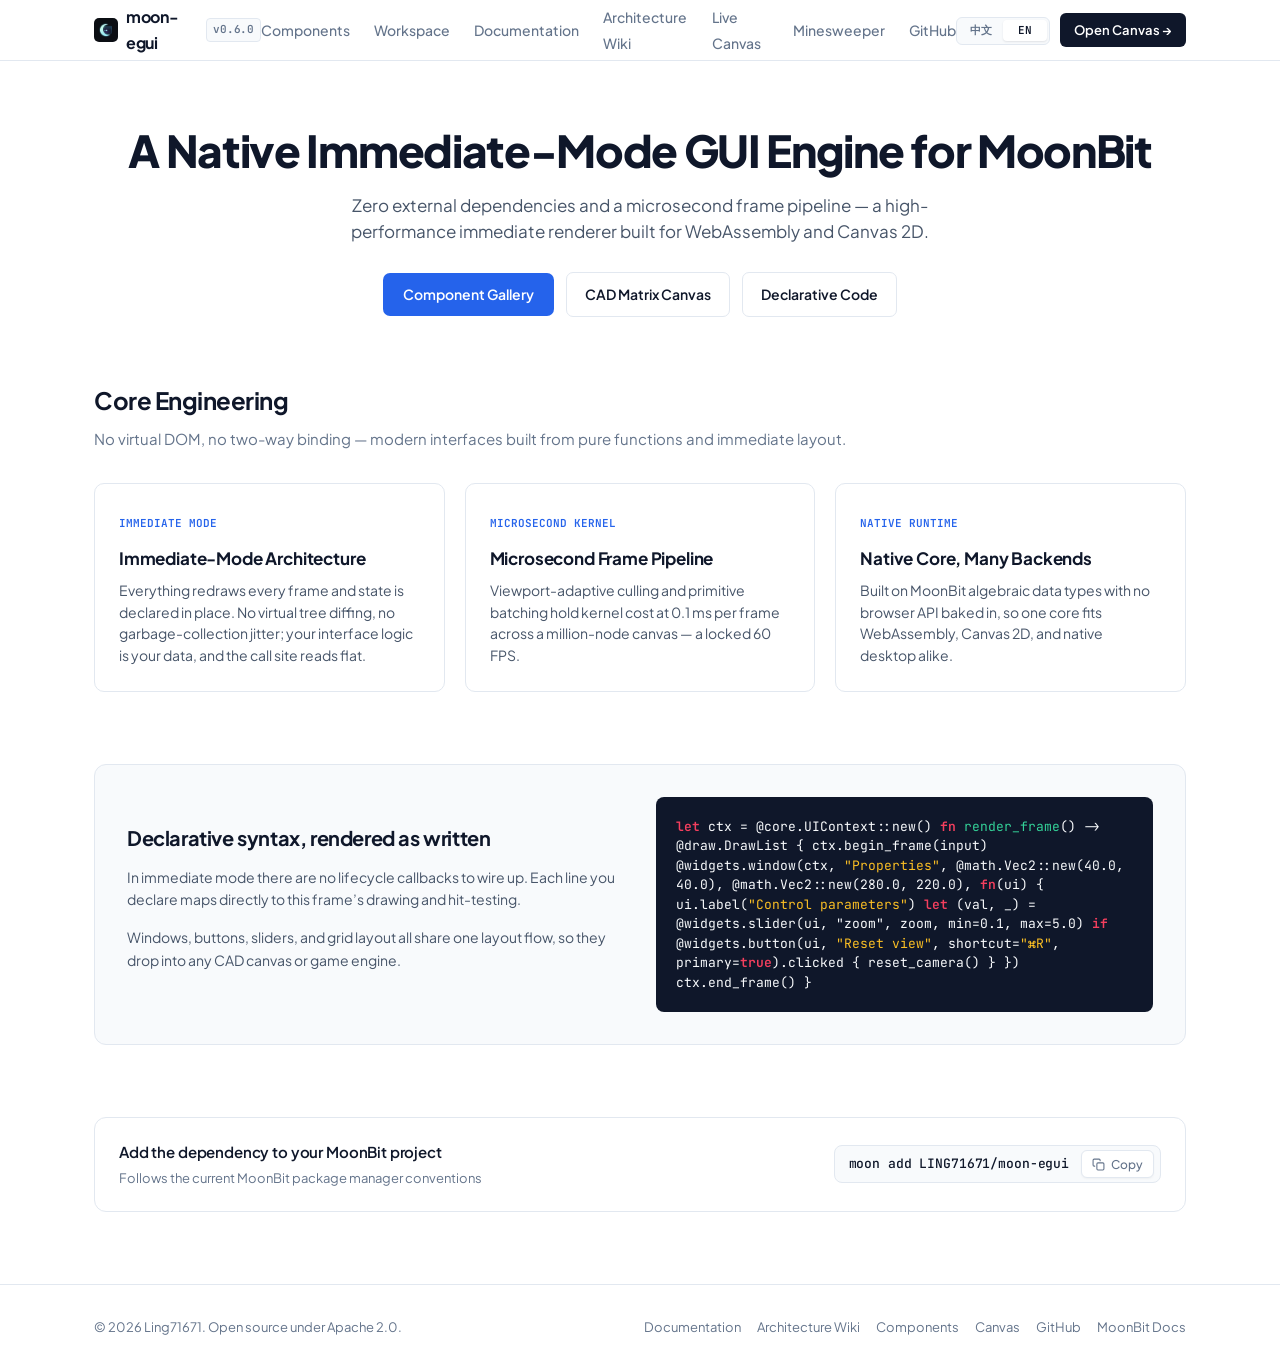
<file: examples/canvas/index.html>
<!DOCTYPE html>
<html lang="zh-CN">
<head>
  <meta charset="UTF-8">
  <meta name="viewport" content="width=device-width, initial-scale=1.0">
  <title>moon-egui | MoonBit 原生即时模式 GUI 引擎</title>
  <link rel="icon" type="image/png" href="assets/favicon.png">
  <link rel="preconnect" href="https://fonts.googleapis.com">
  <link rel="preconnect" href="https://fonts.gstatic.com" crossorigin>
  <link href="https://fonts.googleapis.com/css2?family=Plus+Jakarta+Sans:wght@400;500;600;700;800&family=JetBrains+Mono:wght@400;500;600&family=Noto+Sans+SC:wght@400;500;600;700&display=swap" rel="stylesheet">
  <style>
    :root {
      --bg: #ffffff;
      --bg-subtle: #f8fafc;
      --surface: #ffffff;
      --border: #e2e8f0;
      --border-strong: #cbd5e1;
      --text-main: #0f172a;
      --text-muted: #64748b;
      --text-sub: #475569;
      --brand: #2563eb;
      --brand-hover: #1d4ed8;
      --dark-btn: #0f172a;
      --dark-btn-hover: #1e293b;
    }

    * {
      box-sizing: border-box;
      margin: 0;
      padding: 0;
    }

    body {
      font-family: 'Plus Jakarta Sans', -apple-system, BlinkMacSystemFont, "Segoe UI", Roboto, "PingFang SC", "Hiragino Sans GB", "Microsoft YaHei UI", "Microsoft YaHei", "Noto Sans SC", sans-serif;
      background-color: var(--bg);
      color: var(--text-main);
      line-height: 1.6;
      -webkit-font-smoothing: antialiased;
    }

    /* Container */
    .container {
      max-width: 1140px;
      margin: 0 auto;
      padding: 0 24px;
    }

    /* Navigation */
    .site-nav {
      position: sticky;
      top: 0;
      z-index: 100;
      background: rgba(255, 255, 255, 0.9);
      backdrop-filter: blur(12px);
      -webkit-backdrop-filter: blur(12px);
      border-bottom: 1px solid var(--border);
    }

    .nav-inner {
      display: flex;
      align-items: center;
      justify-content: space-between;
      height: 60px;
    }

    .brand-link {
      display: flex;
      align-items: center;
      gap: 8px;
      text-decoration: none;
      color: var(--text-main);
      font-weight: 700;
      font-size: 16px;
      letter-spacing: -0.02em;
    }

    .brand-logo {
      width: 24px;
      height: 24px;
      border-radius: 5px;
      object-fit: cover;
    }

    .brand-tag {
      font-family: 'JetBrains Mono', monospace;
      font-size: 11px;
      font-weight: 600;
      color: var(--text-muted);
      background: var(--bg-subtle);
      padding: 2px 6px;
      border-radius: 4px;
      border: 1px solid var(--border);
    }

    .nav-menu {
      display: flex;
      align-items: center;
      gap: 24px;
      list-style: none;
    }

    .nav-link {
      font-size: 14px;
      font-weight: 500;
      color: var(--text-muted);
      text-decoration: none;
      transition: color 0.15s ease;
    }

    .nav-link:hover {
      color: var(--text-main);
    }

    .nav-cta {
      display: inline-flex;
      align-items: center;
      gap: 6px;
      padding: 7px 14px;
      font-size: 13px;
      font-weight: 600;
      color: #ffffff;
      background: var(--dark-btn);
      border-radius: 6px;
      text-decoration: none;
      transition: background 0.15s ease;
    }

    .nav-cta:hover {
      background: var(--dark-btn-hover);
    }

    /* Hero */
    .hero {
      padding: 64px 0 40px;
      text-align: center;
    }

    .hero-title {
      font-size: 44px;
      font-weight: 800;
      letter-spacing: -0.03em;
      line-height: 1.15;
      color: var(--text-main);
      margin-bottom: 16px;
    }

    .hero-subtitle {
      font-size: 17px;
      color: var(--text-sub);
      max-width: 640px;
      margin: 0 auto 28px;
      line-height: 1.55;
    }

    .hero-actions {
      display: flex;
      align-items: center;
      justify-content: center;
      gap: 12px;
      margin-bottom: 24px;
    }

    .btn-primary {
      display: inline-flex;
      align-items: center;
      gap: 8px;
      padding: 10px 20px;
      font-size: 14px;
      font-weight: 600;
      color: #ffffff;
      background: var(--dark-btn);
      border-radius: 7px;
      text-decoration: none;
      transition: all 0.15s ease;
    }

    .btn-primary:hover {
      background: var(--dark-btn-hover);
      transform: translateY(-1px);
    }

    .btn-secondary {
      display: inline-flex;
      align-items: center;
      gap: 8px;
      padding: 10px 18px;
      font-size: 14px;
      font-weight: 600;
      color: var(--text-main);
      background: #ffffff;
      border: 1px solid var(--border);
      border-radius: 7px;
      text-decoration: none;
      transition: all 0.15s ease;
    }

    .btn-secondary:hover {
      background: var(--bg-subtle);
      border-color: var(--border-strong);
    }

    /* Engineering Pillars */
    .section-header {
      margin-bottom: 32px;
    }

    .section-title {
      font-size: 24px;
      font-weight: 700;
      letter-spacing: -0.02em;
      margin-bottom: 8px;
    }

    .section-desc {
      font-size: 15px;
      color: var(--text-muted);
    }

    .pillars-grid {
      display: grid;
      grid-template-columns: repeat(3, 1fr);
      gap: 20px;
      margin-bottom: 72px;
    }

    .pillar-card {
      padding: 24px;
      background: #ffffff;
      border: 1px solid var(--border);
      border-radius: 10px;
      transition: border-color 0.15s ease;
    }

    .pillar-card:hover {
      border-color: var(--border-strong);
    }

    .pillar-tag {
      display: inline-block;
      font-family: 'JetBrains Mono', monospace;
      font-size: 11px;
      font-weight: 600;
      color: var(--brand);
      margin-bottom: 12px;
    }

    .pillar-title {
      font-size: 17px;
      font-weight: 700;
      letter-spacing: -0.01em;
      margin-bottom: 8px;
    }

    .pillar-desc {
      font-size: 14px;
      color: var(--text-sub);
      line-height: 1.55;
    }

    /* Code Example Section */
    .code-section {
      background: var(--bg-subtle);
      border: 1px solid var(--border);
      border-radius: 12px;
      padding: 32px;
      margin-bottom: 72px;
      display: grid;
      grid-template-columns: 1fr 1fr;
      gap: 32px;
      align-items: center;
    }

    .code-desc-title {
      font-size: 20px;
      font-weight: 700;
      letter-spacing: -0.02em;
      margin-bottom: 12px;
    }

    .code-desc-text {
      font-size: 14px;
      color: var(--text-sub);
      line-height: 1.6;
      margin-bottom: 16px;
    }

    .code-block {
      background: #0f172a;
      color: #f8fafc;
      padding: 20px;
      border-radius: 8px;
      font-family: 'JetBrains Mono', monospace;
      font-size: 13px;
      line-height: 1.5;
      overflow-x: auto;
    }

    .code-kw { color: #f43f5e; font-weight: 600; }
    .code-type { color: #38bdf8; }
    .code-fn { color: #34d399; }
    .code-str { color: #fbbf24; }
    .code-comment { color: #64748b; font-style: italic; }


    /* Quickstart Bar */
    .quickstart-box {
      border: 1px solid var(--border);
      border-radius: 12px;
      padding: 22px 24px;
      background: #ffffff;
      display: flex;
      align-items: center;
      justify-content: space-between;
      gap: 24px;
      margin-bottom: 72px;
      transition: border-color 0.2s ease, box-shadow 0.2s ease;
    }

    .quickstart-box:hover {
      border-color: var(--border-strong);
      box-shadow: 0 4px 16px -4px rgba(0, 0, 0, 0.04);
    }

    .quickstart-text {
      font-size: 15px;
      font-weight: 600;
      color: var(--text-main);
      letter-spacing: -0.01em;
    }

    .quickstart-cmd-group {
      display: inline-flex;
      align-items: center;
      background: var(--bg-subtle);
      border: 1px solid var(--border);
      border-radius: 8px;
      padding: 4px 6px 4px 14px;
      gap: 12px;
      transition: border-color 0.15s ease, box-shadow 0.15s ease, background-color 0.15s ease;
      max-width: 100%;
    }

    .quickstart-cmd-group:hover,
    .quickstart-cmd-group:focus-within {
      border-color: var(--border-strong);
      box-shadow: 0 1px 3px rgba(0, 0, 0, 0.03);
    }

    .quickstart-cmd {
      font-family: 'JetBrains Mono', monospace;
      font-size: 13px;
      font-weight: 500;
      color: var(--text-main);
      user-select: all;
      white-space: nowrap;
      letter-spacing: -0.01em;
    }

    .quickstart-copy-btn {
      display: inline-flex;
      align-items: center;
      justify-content: center;
      gap: 6px;
      height: 28px;
      padding: 0 10px;
      font-size: 12px;
      font-weight: 500;
      font-family: inherit;
      color: var(--text-muted);
      background: #ffffff;
      border: 1px solid var(--border);
      border-radius: 6px;
      cursor: pointer;
      outline: none;
      transition: all 0.18s cubic-bezier(0.16, 1, 0.3, 1);
      user-select: none;
      white-space: nowrap;
      box-shadow: 0 1px 2px rgba(0, 0, 0, 0.04);
    }

    .quickstart-copy-btn:hover {
      color: var(--text-main);
      border-color: var(--border-strong);
      background: #f8fafc;
      transform: translateY(-0.5px);
      box-shadow: 0 2px 4px rgba(0, 0, 0, 0.05);
    }

    .quickstart-copy-btn:active {
      transform: translateY(0.5px) scale(0.98);
      box-shadow: 0 1px 1px rgba(0, 0, 0, 0.04);
    }

    .quickstart-copy-btn:focus-visible {
      border-color: var(--brand);
      box-shadow: 0 0 0 2px rgba(37, 99, 235, 0.2);
    }

    .quickstart-copy-btn .copy-icon,
    .quickstart-copy-btn .check-icon {
      width: 13px;
      height: 13px;
      flex-shrink: 0;
      transition: transform 0.2s cubic-bezier(0.16, 1, 0.3, 1);
    }

    .quickstart-copy-btn .check-icon {
      display: none;
      color: #16a34a;
    }

    .quickstart-copy-btn.copied {
      color: #16a34a;
      background: #f0fdf4;
      border-color: #bbf7d0;
      box-shadow: 0 1px 2px rgba(22, 163, 74, 0.08);
    }

    .quickstart-copy-btn.copied .copy-icon {
      display: none;
    }

    .quickstart-copy-btn.copied .check-icon {
      display: inline-block;
      animation: checkPop 0.25s cubic-bezier(0.175, 0.885, 0.32, 1.275);
    }

    @keyframes checkPop {
      0% { transform: scale(0.5); opacity: 0; }
      100% { transform: scale(1); opacity: 1; }
    }

    /* Footer */
    .site-footer {
      border-top: 1px solid var(--border);
      padding: 32px 0;
      font-size: 13px;
      color: var(--text-muted);
    }

    .footer-inner {
      display: flex;
      align-items: center;
      justify-content: space-between;
    }

    .footer-links {
      display: flex;
      align-items: center;
      gap: 16px;
    }

    .footer-links a {
      color: var(--text-muted);
      text-decoration: none;
    }

    .footer-links a:hover {
      color: var(--text-main);
    }

    @media (max-width: 840px) {
      .hero-title { font-size: 32px; }
      .pillars-grid { grid-template-columns: 1fr; }
      .code-section { grid-template-columns: 1fr; }
      .quickstart-box { flex-direction: column; align-items: stretch; gap: 16px; }
      .quickstart-cmd-group { width: 100%; justify-content: space-between; overflow: hidden; }
      .quickstart-cmd { overflow-x: auto; max-width: calc(100% - 80px); }
      .footer-inner { flex-direction: column; gap: 12px; }
    }
  </style>
  <link rel="stylesheet" href="css/lang.css?v=0.6.0">
  <script src="js/i18n.js?v=0.6.0"></script>
</head>
<body data-i18n-title="index.title">

  <!-- Sticky Minimalist Navigation -->
  <nav class="site-nav">
    <div class="container nav-inner">
      <a href="index.html" class="brand-link">
        <img src="assets/logo.png" alt="moon-egui logo" class="brand-logo" />
        <span>moon-egui</span>
        <span class="brand-tag">v0.6.0</span>
      </a>
      <ul class="nav-menu">
        <li><a href="gallery.html" class="nav-link" data-i18n="nav.gallery">组件展厅</a></li>
        <li><a href="code_workspace.html" class="nav-link" data-i18n="nav.workspace">工作空间</a></li>
        <li><a href="docs.html" class="nav-link" data-i18n="nav.docs">文档中心</a></li>
        <li><a href="wiki.html" class="nav-link" data-i18n="nav.wiki">技术 Wiki</a></li>
        <li><a href="benchmark.html" class="nav-link" data-i18n="nav.canvas">画板演示</a></li>
        <li><a href="minesweeper.html" class="nav-link" data-i18n="nav.mines">扫雷</a></li>
        <li><a href="https://github.com/ling71671/moon-egui" target="_blank" rel="noreferrer" class="nav-link" data-i18n="nav.github">GitHub 源码</a></li>
      </ul>
      <div class="nav-actions">
        <div data-lang-switch></div>
        <a href="benchmark.html" class="nav-cta" data-i18n="nav.openCanvas">进入画板 →</a>
      </div>
    </div>
  </nav>

  <!-- Hero -->
  <header class="hero">
    <div class="container">
      <h1 class="hero-title" data-i18n="hero.title">MoonBit 原生即时模式 GUI 引擎</h1>
      <p class="hero-subtitle" data-i18n="hero.subtitle">
        零外部依赖、微秒级帧管线，面向 WebAssembly 与 Canvas 2D 的高性能即时渲染内核。
      </p>
      <div class="hero-actions">
        <a href="gallery.html" class="btn-primary" style="background: var(--brand);" data-i18n="hero.ctaGallery">组件展厅</a>
        <a href="benchmark.html" class="btn-secondary" data-i18n="hero.ctaCanvas">CAD 矩阵画板</a>
        <a href="#code" class="btn-secondary" data-i18n="hero.ctaCode">查看声明式代码</a>
      </div>
    </div>
  </header>

  <!-- Core Engineering Pillars -->
  <section class="container" id="features">
    <div class="section-header">
      <h2 class="section-title" data-i18n="features.title">核心工程特性</h2>
      <p class="section-desc" data-i18n="features.desc">抛弃虚拟 DOM 与双向绑定，用纯函数与即时布局构筑现代界面。</p>
    </div>

    <div class="pillars-grid">
      <div class="pillar-card">
        <span class="pillar-tag">IMMEDIATE MODE</span>
        <h3 class="pillar-title" data-i18n="p1.title">即时模式架构</h3>
        <p class="pillar-desc" data-i18n="p1.desc">
          每帧重绘、状态就地声明。无虚拟 DOM 树比对与垃圾回收抖动，界面逻辑即业务数据，代码结构极其扁平清爽。
        </p>
      </div>

      <div class="pillar-card">
        <span class="pillar-tag">MICROSECOND KERNEL</span>
        <h3 class="pillar-title" data-i18n="p2.title">微秒级帧管线</h3>
        <p class="pillar-desc" data-i18n="p2.desc">
          视口自适应空间剔除与图元合并，百万级逻辑节点画板下帧内核计算耗时仅 0.1ms，稳定跑满 60 FPS 刷新率。
        </p>
      </div>

      <div class="pillar-card">
        <span class="pillar-tag">NATIVE RUNTIME</span>
        <h3 class="pillar-title" data-i18n="p3.title">纯粹原生与多后端</h3>
        <p class="pillar-desc" data-i18n="p3.desc">
          基于 MoonBit 原生代数数据类型构建，不绑定特定浏览器 API，可轻松适配 WebAssembly、Canvas 2D 及跨平台原生桌面。
        </p>
      </div>
    </div>
  </section>



  <!-- Side-by-Side Declarative Code Section -->
  <section class="container" id="code">
    <div class="code-section">
      <div>
        <h2 class="code-desc-title" data-i18n="code.title">声明式语法，所见即所得</h2>
        <p class="code-desc-text" data-i18n="code.p1">
          在即时模式下，界面组件没有复杂的生命周期回调，每一行声明直接对应当帧的绘制与事件命中。
        </p>
        <p class="code-desc-text" data-i18n="code.p2">
          窗口容器、按钮、滑块、网格排列等常见控件均具备统一的布局流，极易嵌入至任何复杂的 CAD 画布与游戏引擎。
        </p>
      </div>
      <div class="code-block"><span class="code-kw">let</span> ctx = @core.UIContext::new()

<span class="code-kw">fn</span> <span class="code-fn">render_frame</span>() -&gt; @draw.DrawList {
  ctx.begin_frame(input)

  @widgets.window(ctx, <span class="code-str" data-i18n="code.windowTitle">"属性面板"</span>, @math.Vec2::new(40.0, 40.0), @math.Vec2::new(280.0, 220.0), <span class="code-kw">fn</span>(ui) {
    ui.label(<span class="code-str" data-i18n="code.param">"控制参数"</span>)
    <span class="code-kw">let</span> (val, _) = @widgets.slider(ui, "zoom", zoom, min=0.1, max=5.0)

    <span class="code-kw">if</span> @widgets.button(ui, <span class="code-str" data-i18n="code.resetBtn">"重置视图"</span>, shortcut=<span class="code-str">"⌘R"</span>, primary=<span class="code-kw">true</span>).clicked {
      reset_camera()
    }
  })

  ctx.end_frame()
}</div>
    </div>
  </section>

  <!-- Quickstart -->
  <section class="container">
    <div class="quickstart-box">
      <div>
        <div class="quickstart-text" data-i18n="quickstart.title">在 MoonBit 项目中快速引入依赖</div>
        <div style="font-size: 13px; color: var(--text-muted); margin-top: 4px;" data-i18n="quickstart.sub">支持 MoonBit 最新版本包管理规范</div>
      </div>
      <div class="quickstart-cmd-group">
        <code class="quickstart-cmd" id="quickstartCmd">moon add LING71671/moon-egui</code>
        <button type="button" class="quickstart-copy-btn" id="copyCmdBtn" data-i18n-attrs="title:quickstart.copyTitle;aria-label:quickstart.copyTitle">
          <svg class="copy-icon" viewBox="0 0 24 24" fill="none" stroke="currentColor" stroke-width="2" stroke-linecap="round" stroke-linejoin="round">
            <rect x="9" y="9" width="13" height="13" rx="2" ry="2"></rect>
            <path d="M5 15H4a2 2 0 0 1-2-2V4a2 2 0 0 1 2-2h9a2 2 0 0 1 2 2v1"></path>
          </svg>
          <svg class="check-icon" viewBox="0 0 24 24" fill="none" stroke="currentColor" stroke-width="2.5" stroke-linecap="round" stroke-linejoin="round">
            <polyline points="20 6 9 17 4 12"></polyline>
          </svg>
          <span class="copy-text" data-i18n="quickstart.copy">复制</span>
        </button>
      </div>
    </div>
  </section>

  <!-- Footer -->
  <footer class="site-footer">
    <div class="container footer-inner">
      <div data-i18n="footer.copy">© 2026 Ling71671. Apache 2.0 协议开源项目。</div>
      <div class="footer-links">
        <a href="docs.html" data-i18n="nav.docs">文档中心</a>
        <a href="wiki.html" data-i18n="nav.wiki">技术 Wiki</a>
        <a href="gallery.html" data-i18n="nav.gallery">组件展厅</a>
        <a href="benchmark.html" data-i18n="footer.canvas">画板</a>
        <a href="https://github.com/ling71671/moon-egui" target="_blank" rel="noreferrer">GitHub</a>
        <a href="https://docs.moonbitlang.com" target="_blank" rel="noreferrer" data-i18n="footer.moonbit">MoonBit 官网</a>
      </div>
    </div>
  </footer>

  <script>
    (function () {
      var copyBtn = document.getElementById('copyCmdBtn');
      var cmdEl = document.getElementById('quickstartCmd');
      var textSpan = copyBtn ? copyBtn.querySelector('.copy-text') : null;
      var timer = null;

      if (!copyBtn || !cmdEl) return;

      copyBtn.addEventListener('click', function () {
        var text = cmdEl.textContent.trim();

        function markSuccess() {
          copyBtn.classList.add('copied');
          if (textSpan) {
            textSpan.textContent = typeof I18N !== 'undefined' ? I18N.t('quickstart.copied', '已复制') : '已复制';
          }
          if (timer) clearTimeout(timer);
          timer = setTimeout(function () {
            copyBtn.classList.remove('copied');
            if (textSpan) {
              textSpan.textContent = typeof I18N !== 'undefined' ? I18N.t('quickstart.copy', '复制') : '复制';
            }
          }, 2000);
        }

        if (navigator.clipboard && navigator.clipboard.writeText) {
          navigator.clipboard.writeText(text).then(markSuccess).catch(function () {
            fallbackCopy(text, markSuccess);
          });
        } else {
          fallbackCopy(text, markSuccess);
        }
      });

      function fallbackCopy(text, callback) {
        var ta = document.createElement('textarea');
        ta.value = text;
        ta.style.position = 'fixed';
        ta.style.opacity = '0';
        ta.style.left = '-9999px';
        document.body.appendChild(ta);
        ta.focus();
        ta.select();
        try {
          var ok = document.execCommand('copy');
          if (ok) callback();
        } catch (e) {
          console.warn('Fallback copy failed', e);
        }
        document.body.removeChild(ta);
      }
    })();
  </script>
</body>
</html>
</file>
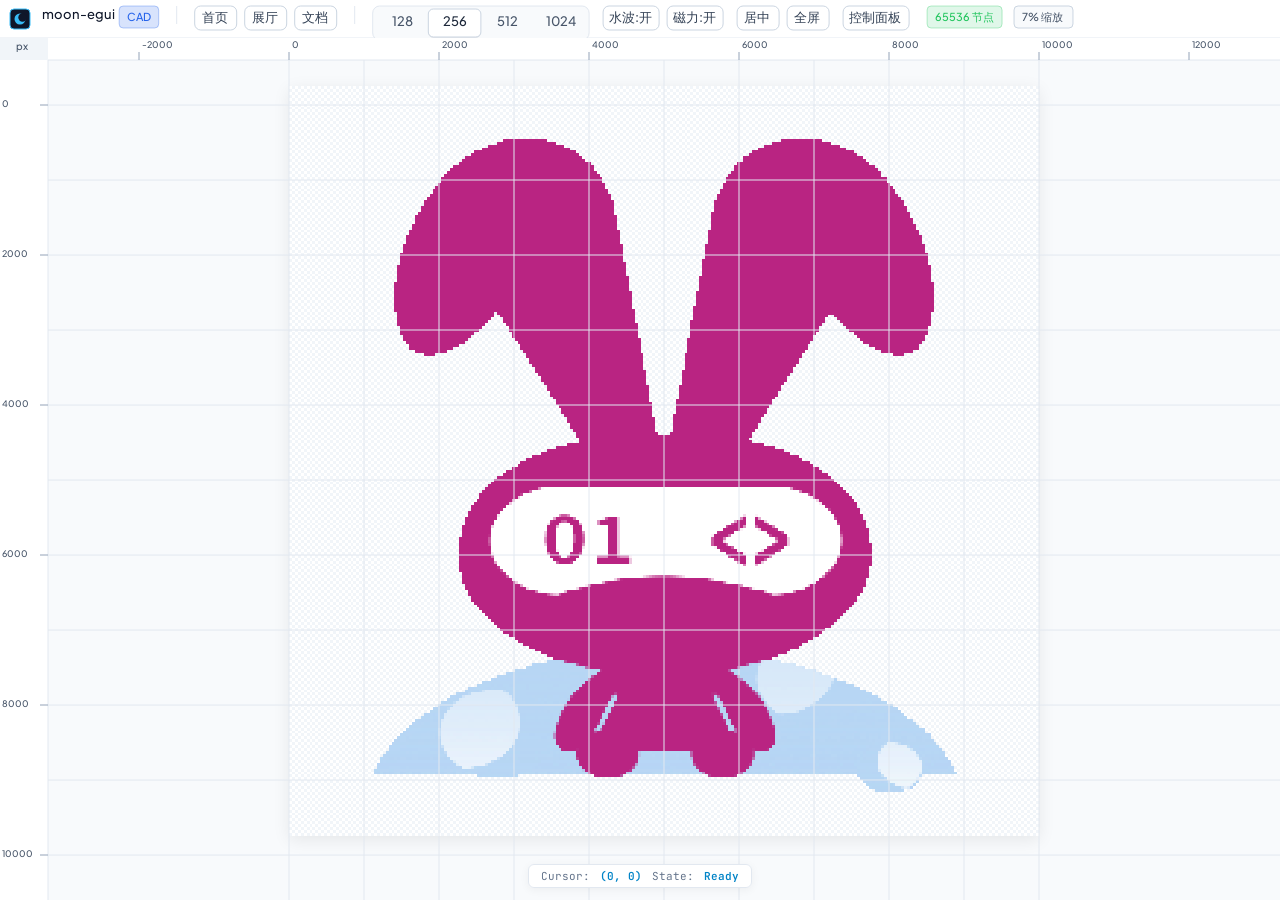
<file: examples/canvas/benchmark.html>
<!DOCTYPE html>
<html lang="zh-CN">
<head>
  <meta charset="UTF-8">
  <meta name="viewport" content="width=device-width, initial-scale=1.0">
  <title>moon-egui | 原生即时模式 CAD 矩阵画板</title>
  <link rel="icon" type="image/png" href="assets/favicon.png">
  <link rel="preconnect" href="https://fonts.googleapis.com">
  <link rel="preconnect" href="https://fonts.gstatic.com" crossorigin>
  <link href="https://fonts.googleapis.com/css2?family=Plus+Jakarta+Sans:wght@400;500;600;700&family=JetBrains+Mono:wght@400;500;600&family=Noto+Sans+SC:wght@400;500;600;700&display=swap" rel="stylesheet">
  <script>
    if (window.self !== window.top || window.location.search.includes('embedded=1')) {
      document.documentElement.classList.add('is-embedded');
    }
  </script>
  <style>
    :root {
      --bg: #f8fafc;
      --surface: rgba(255, 255, 255, 0.96);
      --border: #e2e8f0;
      --border-strong: #cbd5e1;
      --text-main: #0f172a;
      --text-muted: #64748b;
      --brand-violet: #7c3aed;
      --brand-emerald: #059669;
      --brand-cyan: #0284c7;
      --segment-bg: #f1f5f9;
    }

    * {
      box-sizing: border-box;
      margin: 0;
      padding: 0;
    }

    html, body {
      width: 100vw;
      height: 100vh;
      margin: 0;
      padding: 0;
      overflow: hidden;
      background-color: var(--bg);
      font-family: 'Plus Jakarta Sans', -apple-system, BlinkMacSystemFont, "Segoe UI", Roboto, "PingFang SC", "Hiragino Sans GB", "Microsoft YaHei UI", "Microsoft YaHei", "Noto Sans SC", sans-serif;
      color: var(--text-main);
      -webkit-font-smoothing: antialiased;
    }

    /* Fullscreen Infinite Canvas */
    #moon-canvas {
      position: absolute;
      left: 0;
      top: 0;
      width: 100vw;
      height: 100vh;
      display: block;
      cursor: crosshair;
      z-index: 1;
      image-rendering: pixelated;
      image-rendering: crisp-edges;
    }

    /* Minimalist Bottom Coords HUD */
    .studio-footer-pill {
      position: fixed;
      bottom: 12px;
      left: 50%;
      transform: translateX(-50%);
      z-index: 100;
      display: flex;
      align-items: center;
      gap: 10px;
      padding: 4px 12px;
      background: var(--surface);
      backdrop-filter: blur(12px);
      -webkit-backdrop-filter: blur(12px);
      border: 1px solid var(--border);
      border-radius: 6px;
      box-shadow: 0 2px 10px rgba(0, 0, 0, 0.05);
      font-family: 'JetBrains Mono', monospace;
      font-size: 11px;
      color: var(--text-muted);
    }

    .status-badge {
      color: var(--brand-cyan);
      font-weight: 600;
    }
  </style>
  <link rel="stylesheet" href="css/lang.css?v=0.6.0">
  <script src="js/i18n.js?v=0.6.0"></script>
</head>
<body data-i18n-title="benchmark.title">

  <!-- Fullscreen Canvas -->
  <canvas id="moon-canvas" data-initial-mode="256"></canvas>

  <!-- Quiet Floating Bottom Coords HUD -->
  <div class="studio-footer-pill">
    <span data-i18n="bm.cursor">光标:</span>
    <span class="status-badge" id="telemetry-coords">(0, 0)</span>
    <span data-i18n="bm.state">状态:</span>
    <span class="status-badge" id="telemetry-down" data-i18n="bm.ready">就绪</span>
  </div>

  <!-- MoonBit Native Wasm Host & Benchmark Pipeline -->
  <script src="canvas.js?v=0.6.0"></script>
  <script src="js/run.js?v=0.6.0"></script>
</body>
</html>
</file>
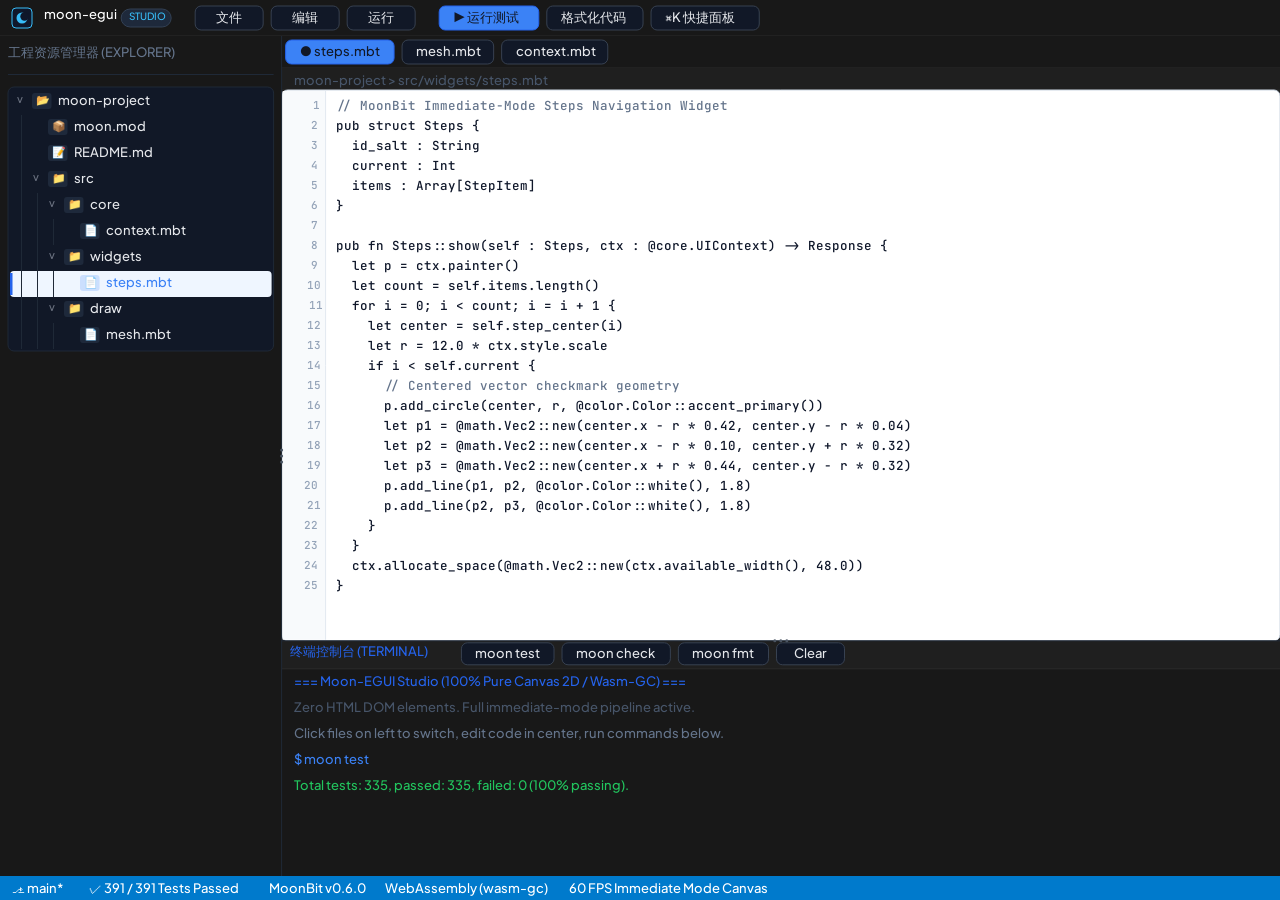
<file: examples/canvas/code_workspace.html>
<!DOCTYPE html>
<html lang="zh-CN">
<head>
  <meta charset="UTF-8">
  <meta name="viewport" content="width=device-width, initial-scale=1.0">
  <title>moon-egui Studio | 原生即时模式工作台</title>
  <link rel="icon" type="image/png" href="assets/favicon.png">
  <link rel="preconnect" href="https://fonts.googleapis.com">
  <link rel="preconnect" href="https://fonts.gstatic.com" crossorigin>
  <link href="https://fonts.googleapis.com/css2?family=Plus+Jakarta+Sans:wght@400;500;600;700&family=JetBrains+Mono:wght@400;500;600&display=swap" rel="stylesheet">
  <style>
    * {
      box-sizing: border-box;
      margin: 0;
      padding: 0;
    }
    html, body {
      width: 100%;
      height: 100%;
      overflow: hidden;
      background: #181818;
      user-select: none;
      -webkit-user-select: none;
    }
    #studio-canvas {
      display: block;
      width: 100vw;
      height: 100vh;
      outline: none;
    }
  </style>
</head>
<body>
  <canvas id="studio-canvas" tabindex="0"></canvas>
  <script src="canvas.js?v=0.6.0"></script>
  <script src="js/studio_runner.js?v=0.6.0"></script>
</body>
</html>
</file>
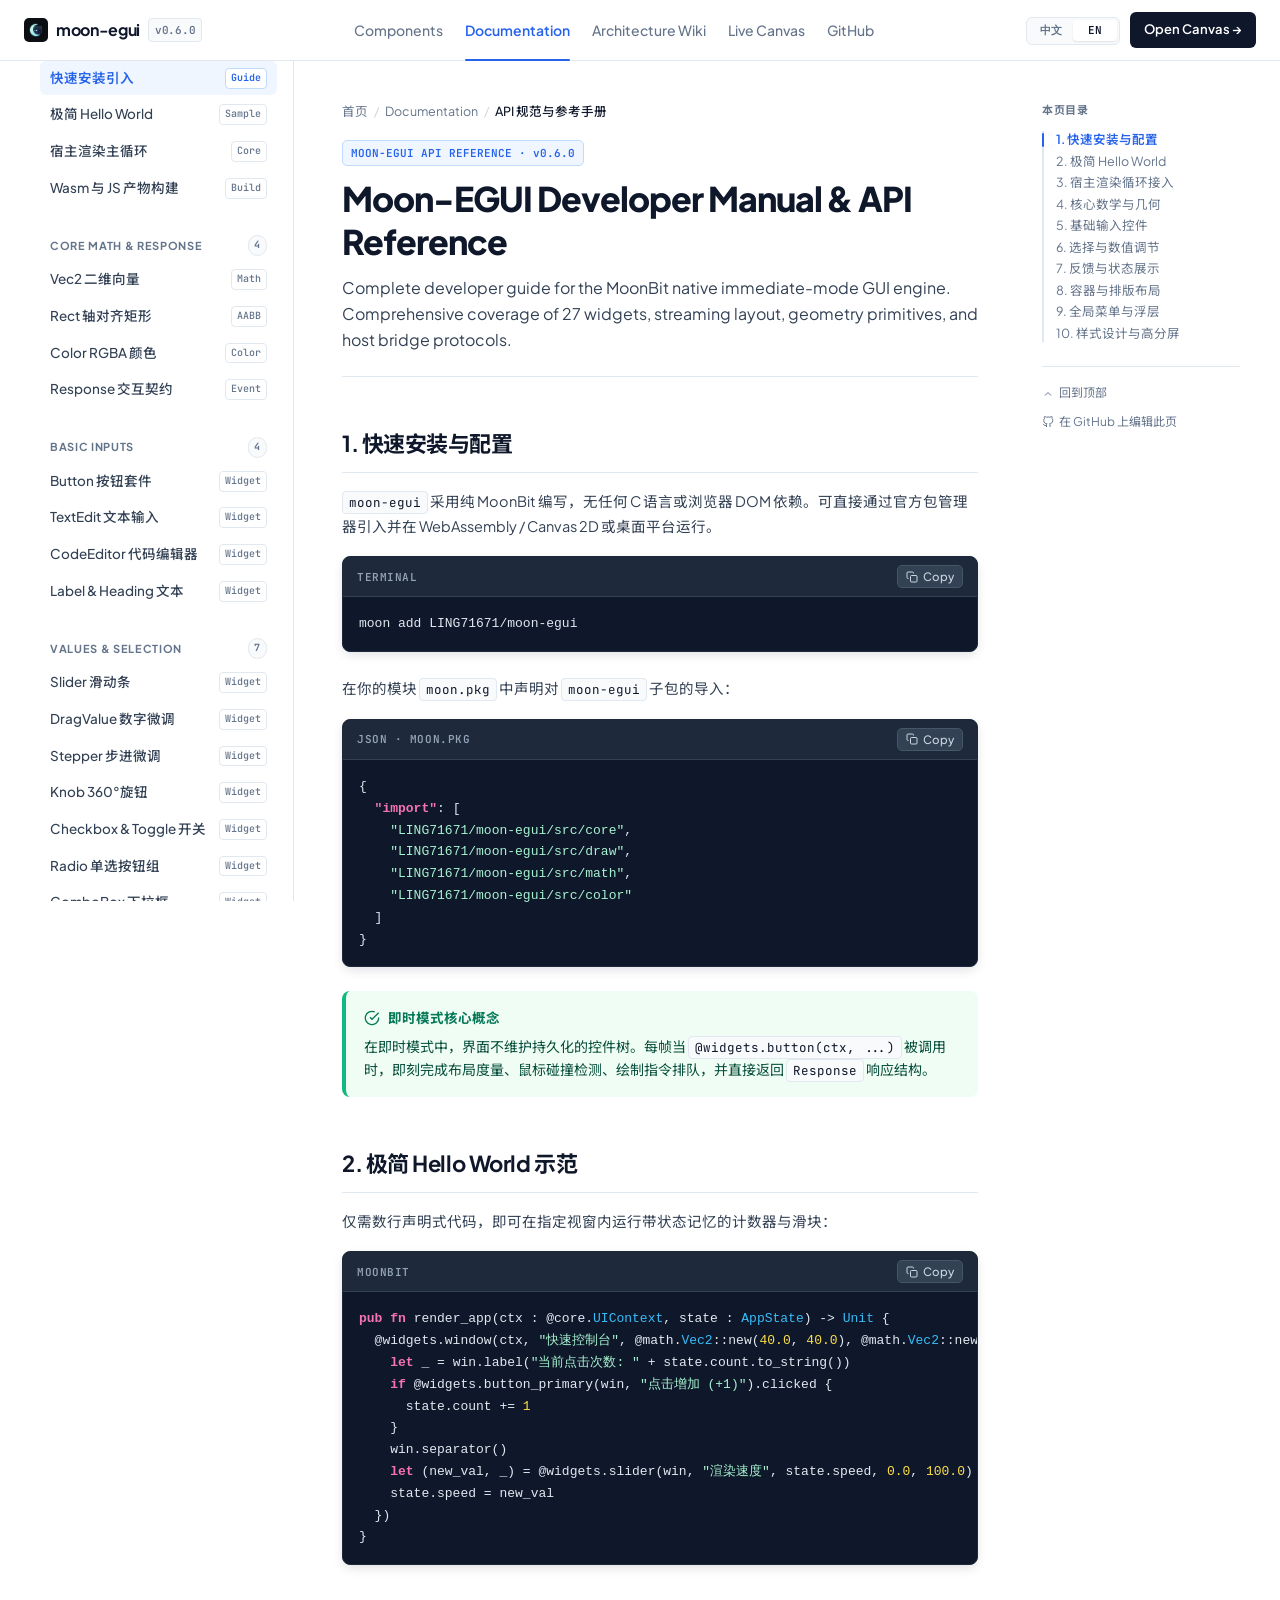
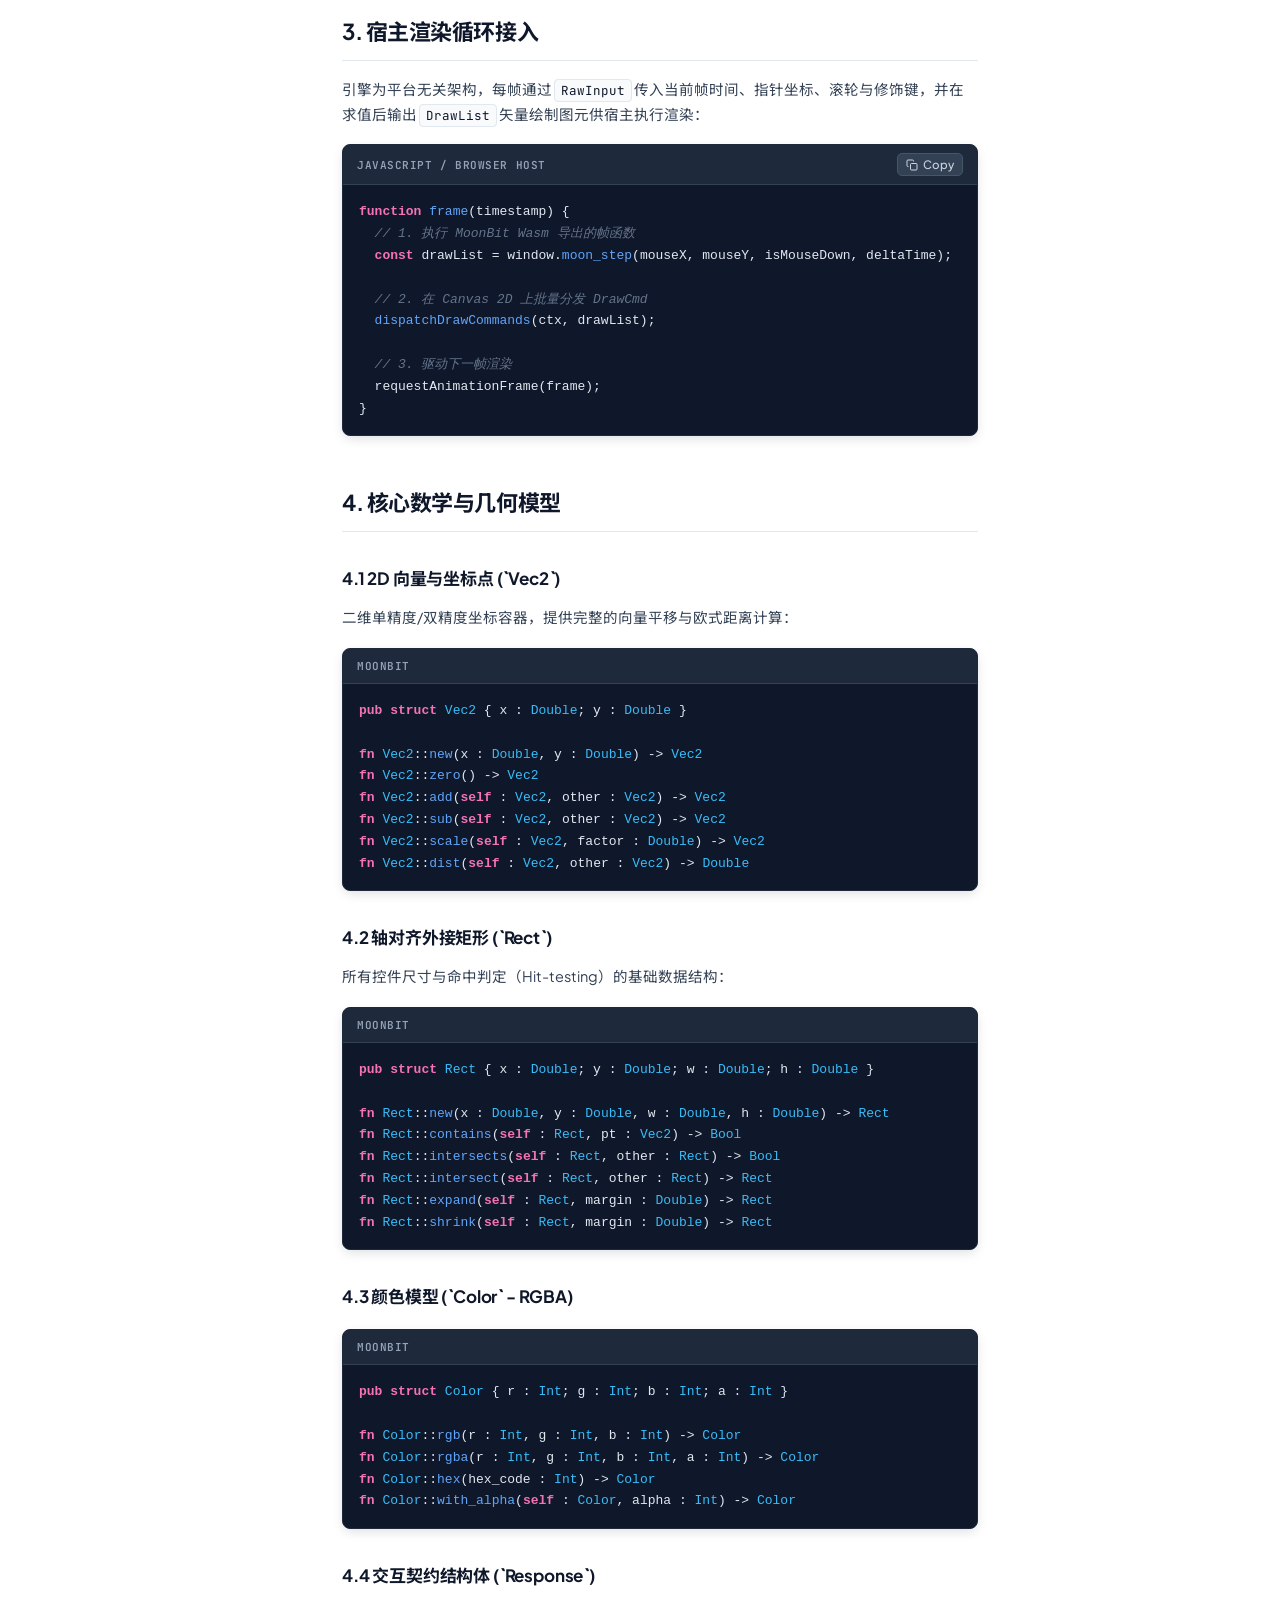
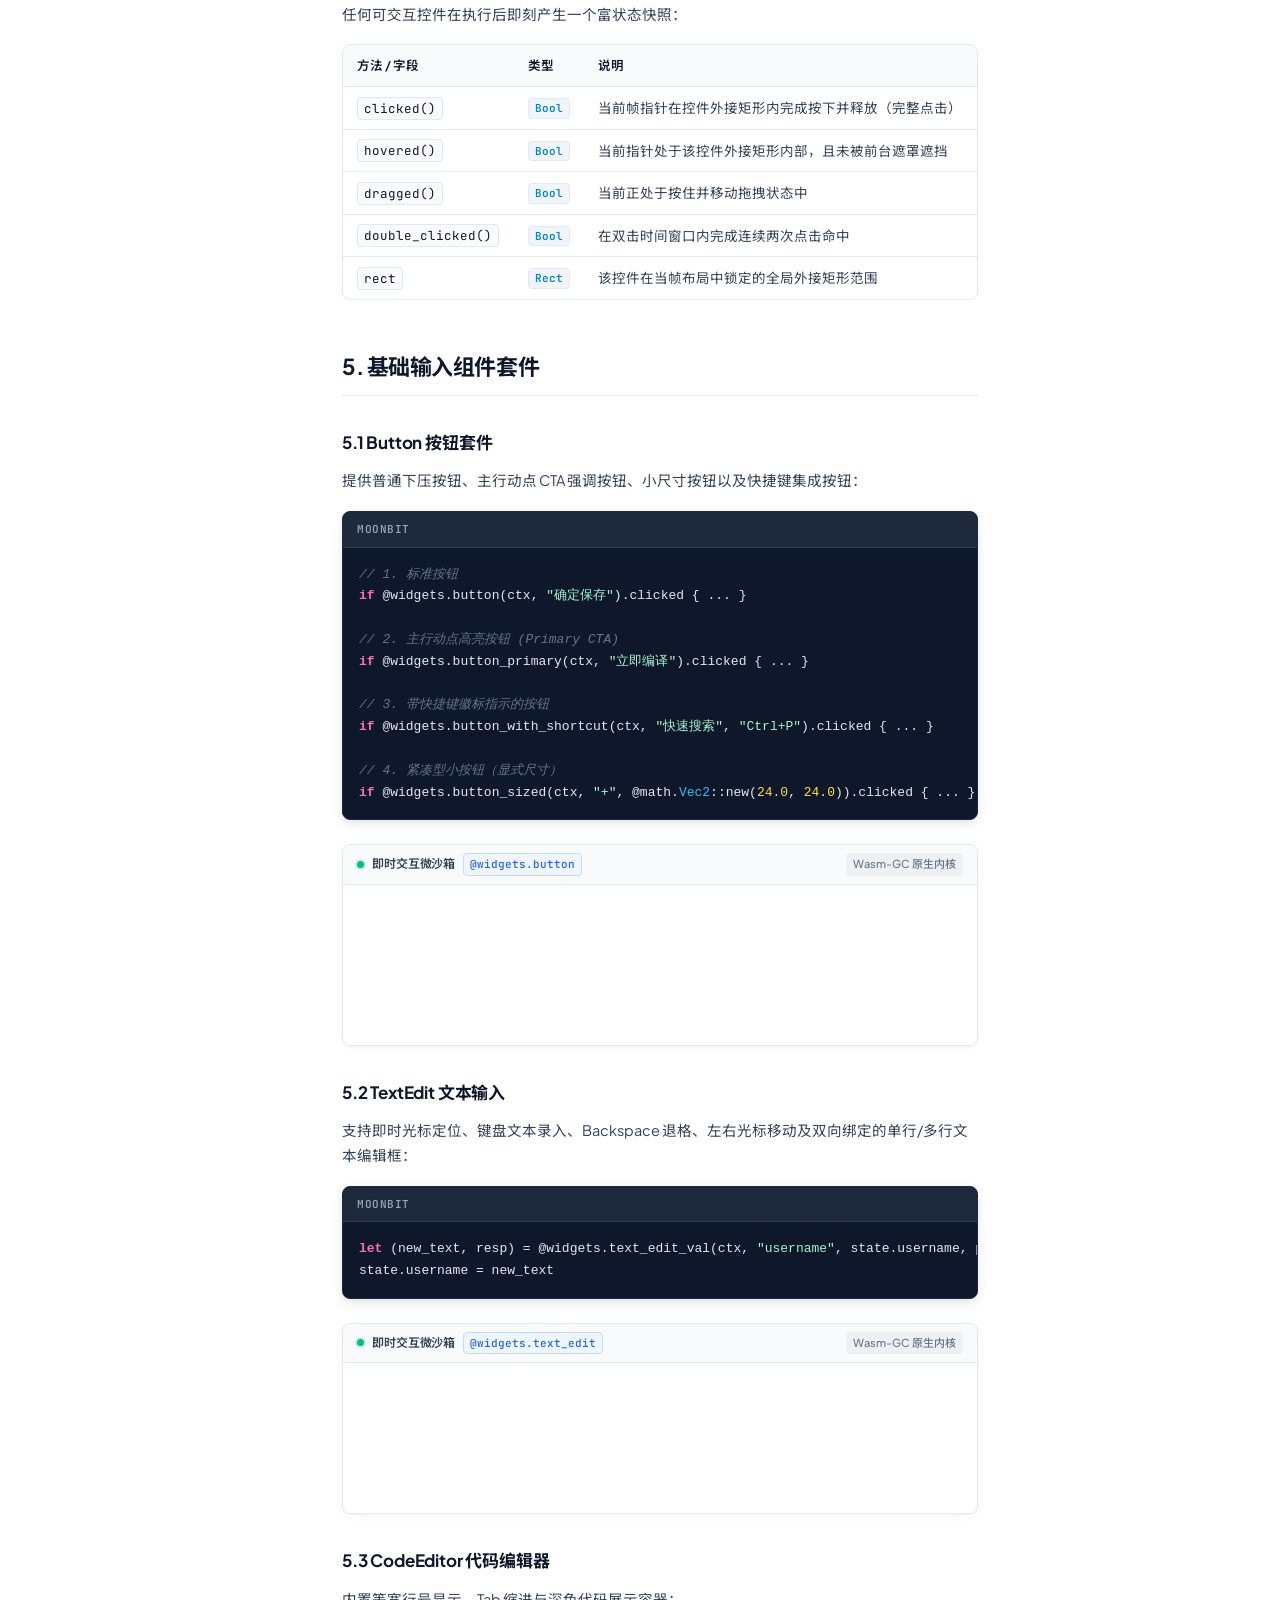
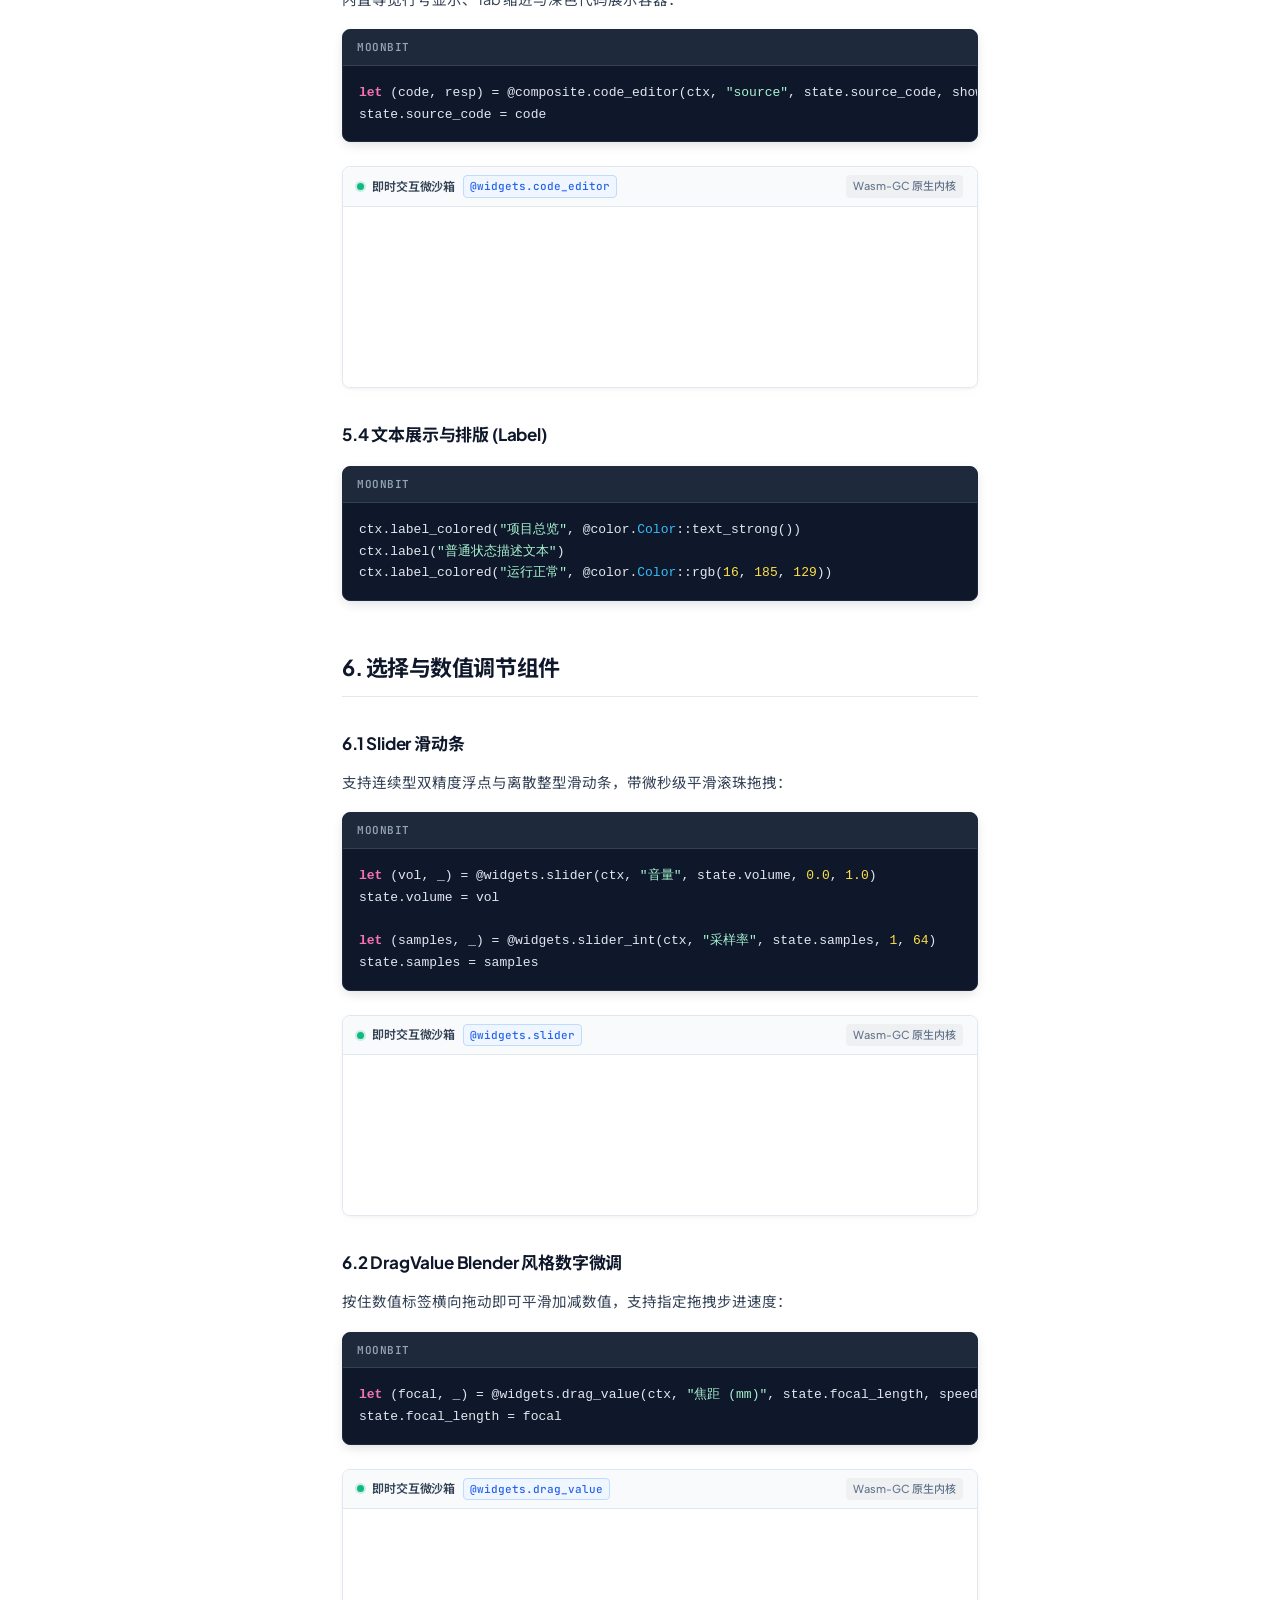
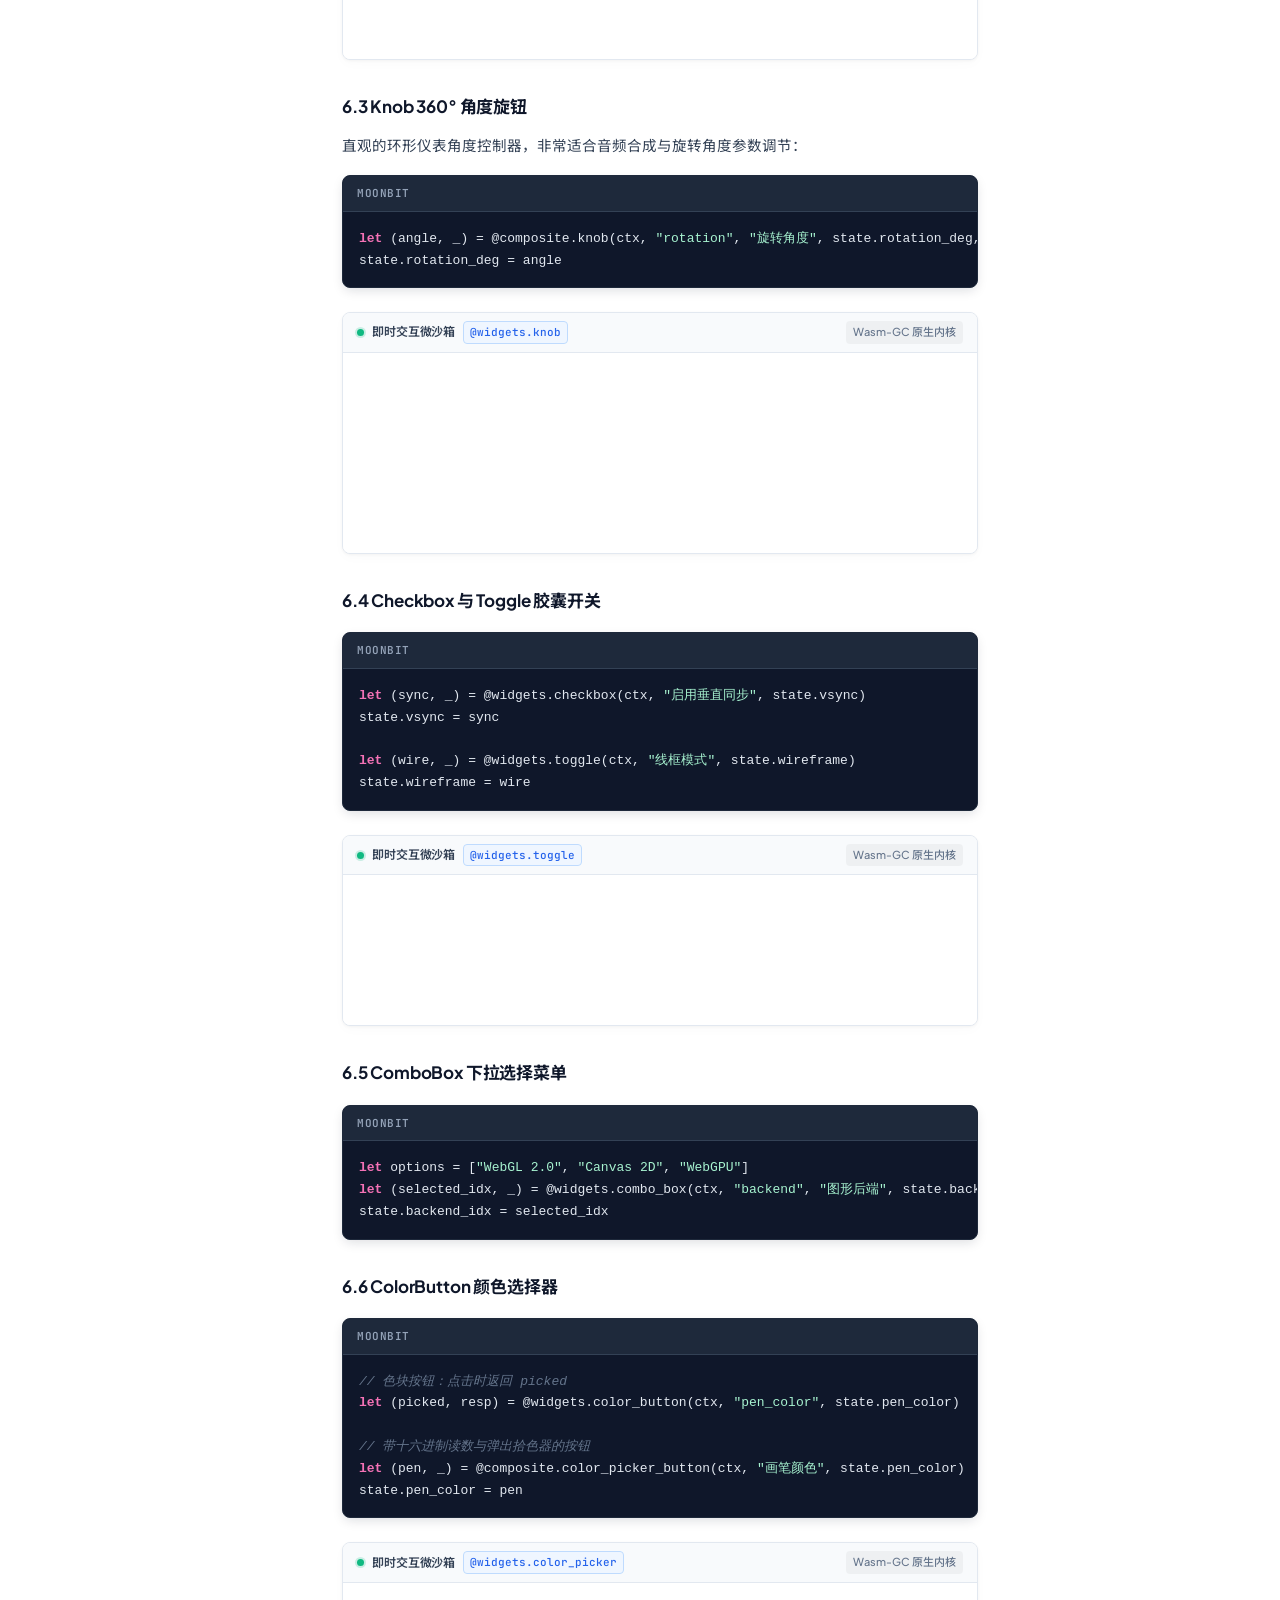
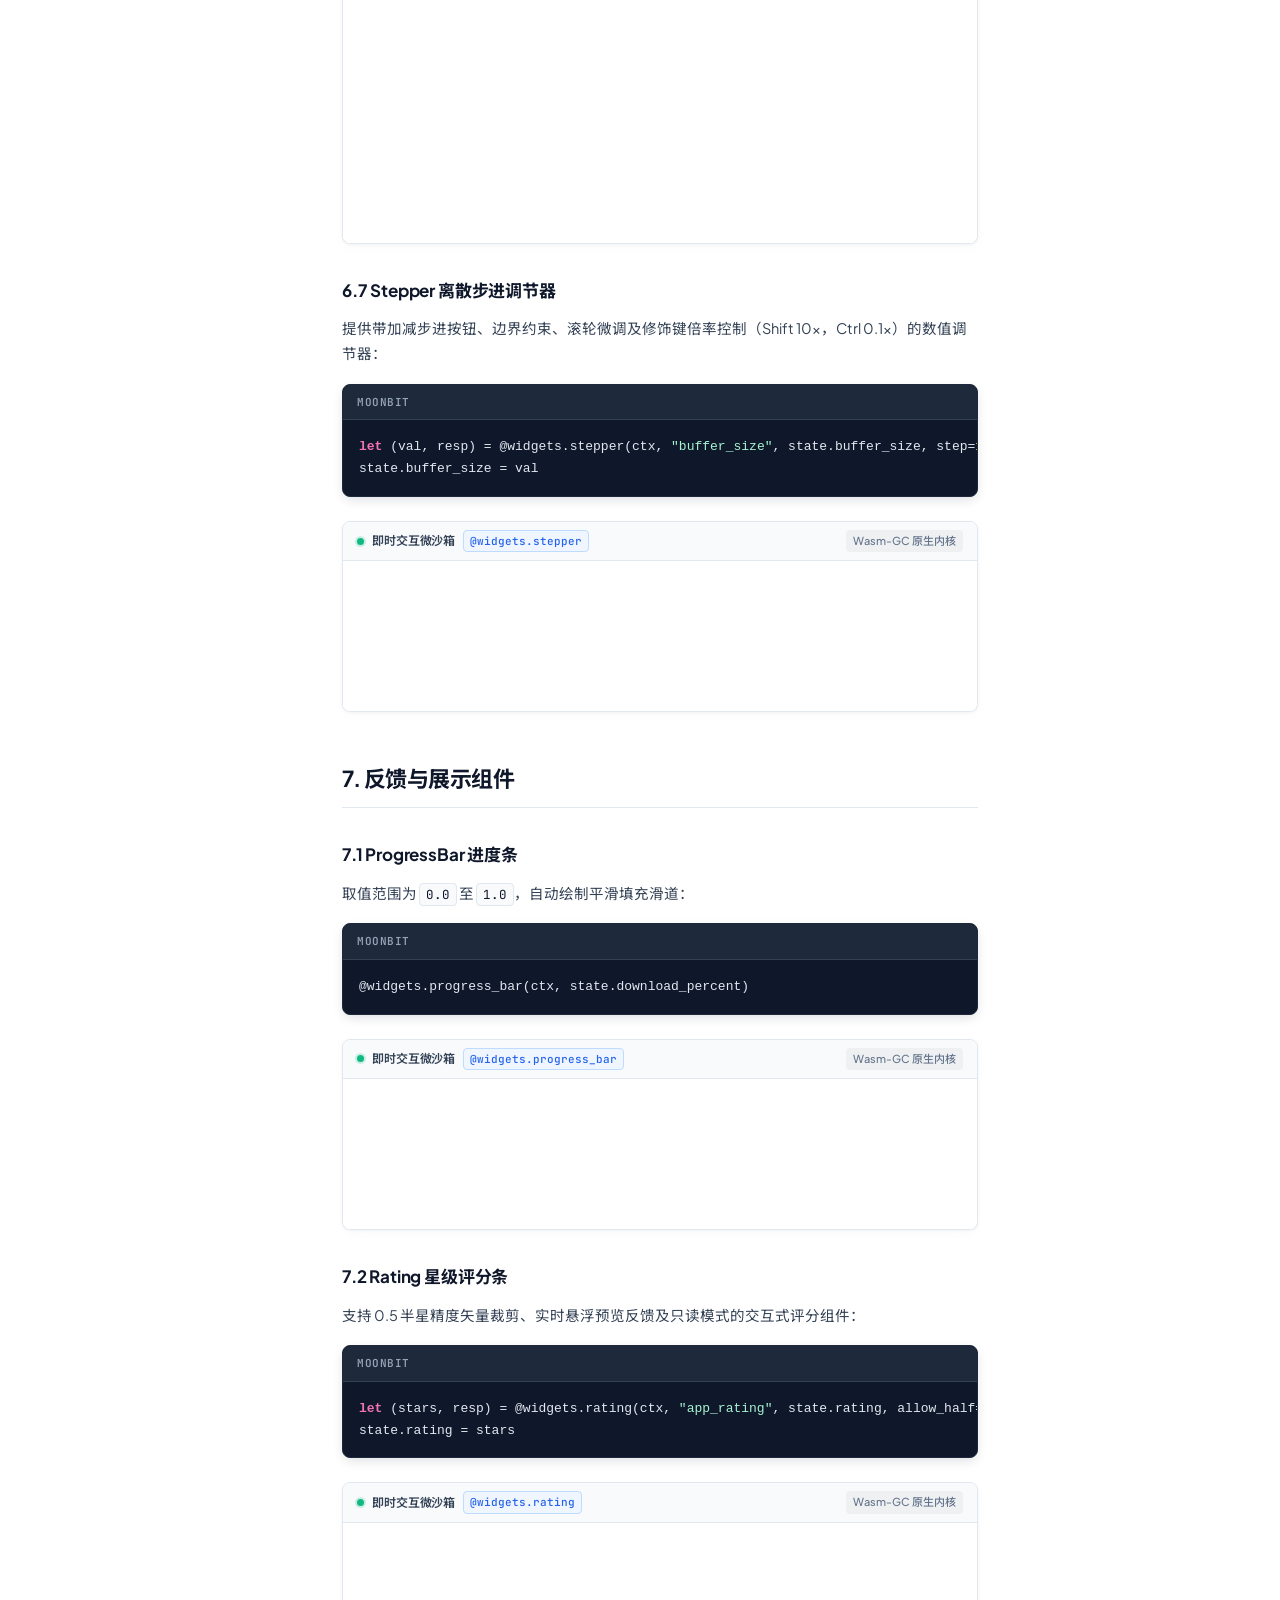
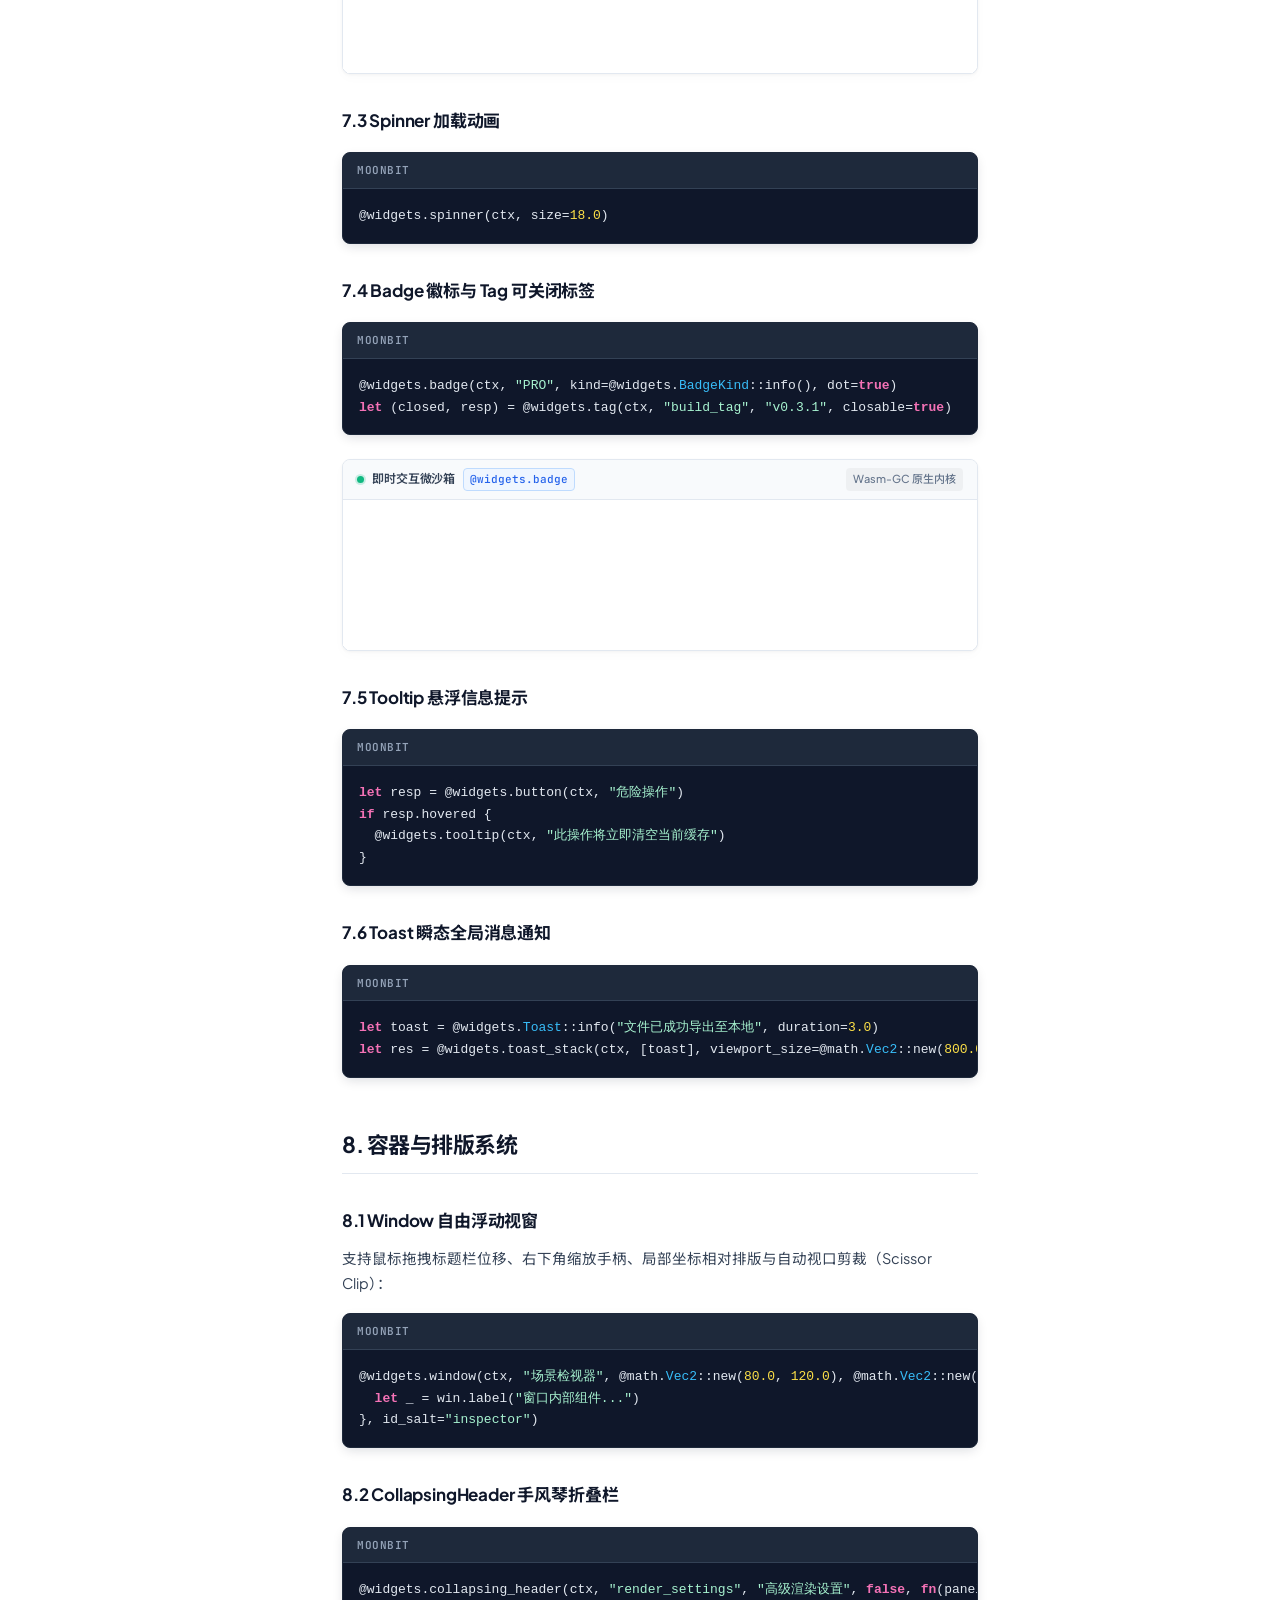
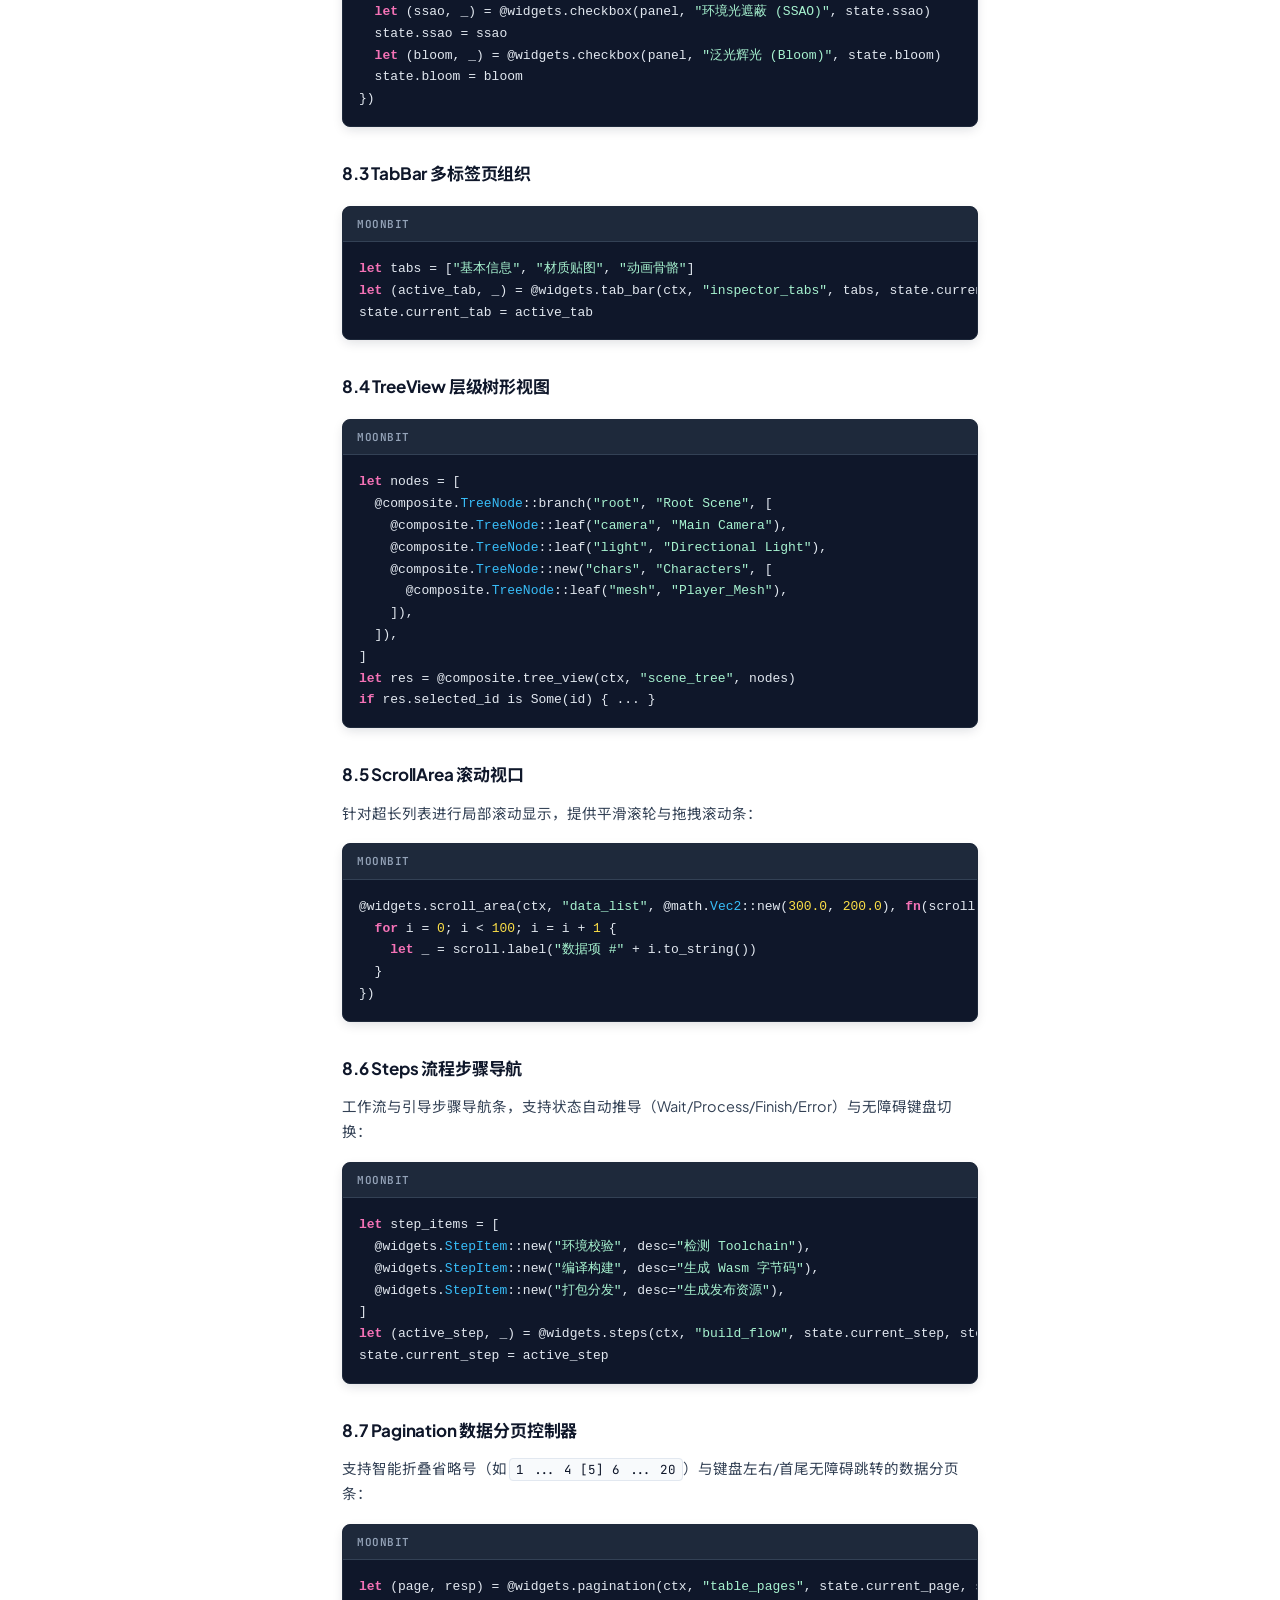
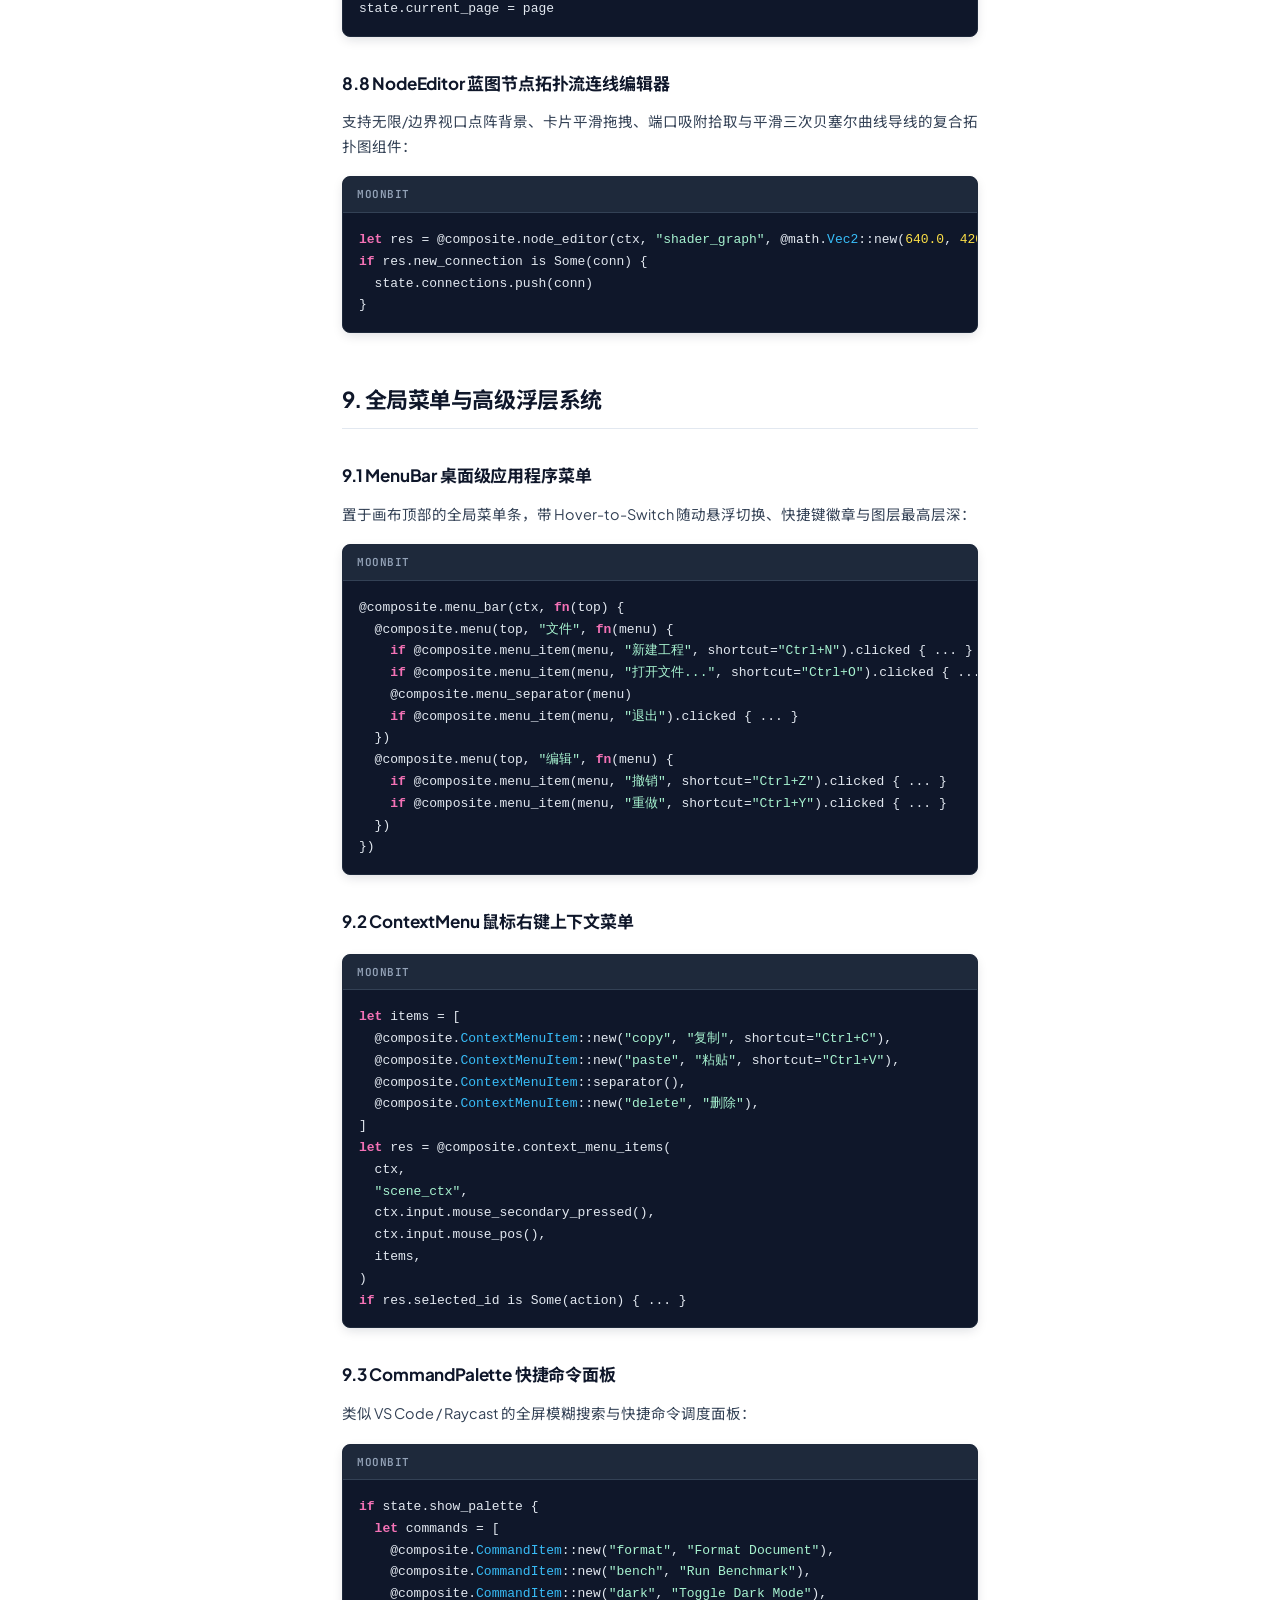
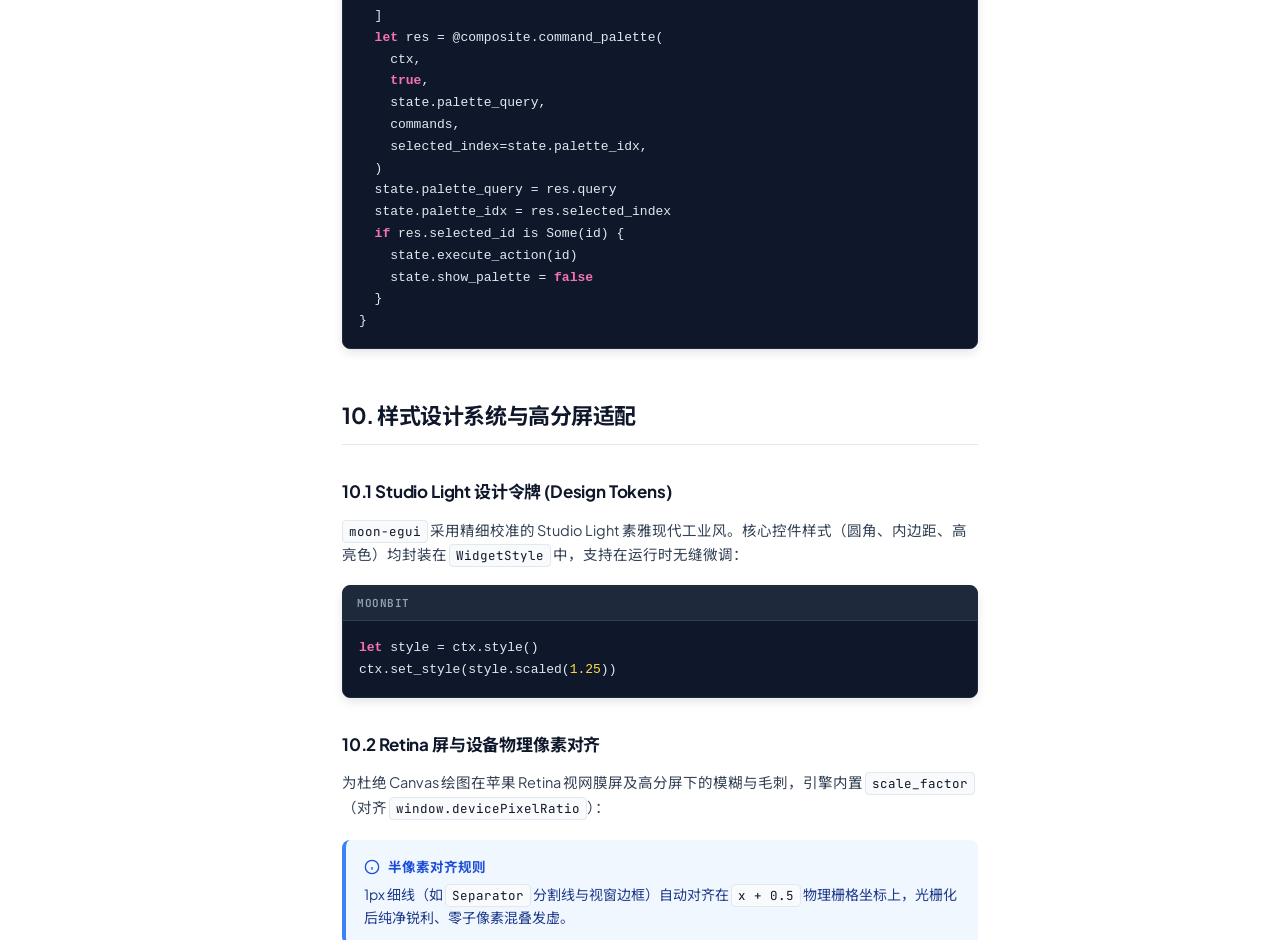
<file: examples/canvas/docs.html>
<!DOCTYPE html>
<html lang="zh-CN">
<head>
  <meta charset="UTF-8">
  <meta name="viewport" content="width=device-width, initial-scale=1.0">
  <title>moon-egui | 官方开发者手册与 API 文档</title>
  <link rel="icon" type="image/png" href="assets/favicon.png">
  <link rel="preconnect" href="https://fonts.googleapis.com">
  <link rel="preconnect" href="https://fonts.gstatic.com" crossorigin>
  <link href="https://fonts.googleapis.com/css2?family=Plus+Jakarta+Sans:wght@400;500;600;700;800&family=JetBrains+Mono:wght@400;500;600&family=Noto+Sans+SC:wght@400;500;600;700&display=swap" rel="stylesheet">
  <link rel="stylesheet" href="css/docs.css?v=0.6.0">
  <link rel="stylesheet" href="css/lang.css?v=0.6.0">
  <script src="js/i18n.js?v=0.6.0"></script>
</head>
<body data-i18n-title="docs.pageTitle">

  <!-- Sticky Minimalist Navigation Bar -->
  <nav class="site-nav">
    <div class="container nav-inner">
      <div style="display: flex; align-items: center; gap: 12px;">
        <button class="sidebar-toggle-btn" id="sidebarToggle" aria-label="Toggle navigation">
          <svg width="18" height="18" viewBox="0 0 24 24" fill="none" stroke="currentColor" stroke-width="2"><line x1="3" y1="12" x2="21" y2="12"/><line x1="3" y1="6" x2="21" y2="6"/><line x1="3" y1="18" x2="21" y2="18"/></svg>
        </button>
        <a href="index.html" class="brand-link">
          <img src="assets/logo.png" alt="moon-egui logo" class="brand-logo" />
          <span>moon-egui</span>
          <span class="brand-tag">v0.6.0</span>
        </a>
      </div>
      <ul class="nav-menu">
        <li><a href="gallery.html" class="nav-link" data-i18n="nav.gallery">组件展厅</a></li>
        <li><a href="docs.html" class="nav-link active" data-i18n="nav.docs">文档中心</a></li>
        <li><a href="wiki.html" class="nav-link" data-i18n="nav.wiki">技术 Wiki</a></li>
        <li><a href="benchmark.html" class="nav-link" data-i18n="nav.canvas">画板演示</a></li>
        <li><a href="https://github.com/ling71671/moon-egui" target="_blank" rel="noreferrer" class="nav-link" data-i18n="nav.github">GitHub 源码</a></li>
      </ul>
      <div class="nav-actions">
        <div data-lang-switch></div>
        <a href="benchmark.html" class="nav-cta" data-i18n="nav.openCanvas">进入画板 →</a>
      </div>
    </div>
  </nav>

  <!-- Docs Layout Container -->
  <div class="container docs-layout">

    <!-- Left Sidebar Navigation -->
    <aside class="docs-sidebar">
      <div class="sidebar-search-box">
        <svg class="search-icon" viewBox="0 0 24 24" fill="none" stroke="currentColor" stroke-width="2"><circle cx="11" cy="11" r="8"/><line x1="21" y1="21" x2="16.65" y2="16.65"/></svg>
        <input type="text" id="sidebarSearch" class="sidebar-search" placeholder="搜索文档与 API (/) ..." data-i18n-attrs="placeholder:docs.searchPh" />
      </div>

      <div class="sidebar-group">
        <div class="sidebar-group-title">
          <span data-i18n="docs.grpGettingStarted">快速起步</span>
          <span class="sidebar-group-count">4</span>
        </div>
        <ul class="sidebar-nav">
          <li><a href="#quickstart" class="sidebar-link active"><span>快速安装引入</span> <span class="sidebar-tag">Guide</span></a></li>
          <li><a href="#hello-world" class="sidebar-link"><span>极简 Hello World</span> <span class="sidebar-tag">Sample</span></a></li>
          <li><a href="#host-loop" class="sidebar-link"><span>宿主渲染主循环</span> <span class="sidebar-tag">Core</span></a></li>
          <li><a href="#wasm-bundle" class="sidebar-link"><span>Wasm 与 JS 产物构建</span> <span class="sidebar-tag">Build</span></a></li>
        </ul>
      </div>

      <div class="sidebar-group">
        <div class="sidebar-group-title">
          <span data-i18n="docs.grpCoreMath">核心数学与响应模型</span>
          <span class="sidebar-group-count">4</span>
        </div>
        <ul class="sidebar-nav">
          <li><a href="#math-vec2" class="sidebar-link"><span>Vec2 二维向量</span> <span class="sidebar-tag">Math</span></a></li>
          <li><a href="#math-rect" class="sidebar-link"><span>Rect 轴对齐矩形</span> <span class="sidebar-tag">AABB</span></a></li>
          <li><a href="#math-color" class="sidebar-link"><span>Color RGBA 颜色</span> <span class="sidebar-tag">Color</span></a></li>
          <li><a href="#core-response" class="sidebar-link"><span>Response 交互契约</span> <span class="sidebar-tag">Event</span></a></li>
        </ul>
      </div>

      <div class="sidebar-group">
        <div class="sidebar-group-title">
          <span data-i18n="docs.grpBasicInputs">基础输入组件</span>
          <span class="sidebar-group-count">4</span>
        </div>
        <ul class="sidebar-nav">
          <li><a href="#widget-button" class="sidebar-link"><span>Button 按钮套件</span> <span class="sidebar-tag">Widget</span></a></li>
          <li><a href="#widget-text-edit" class="sidebar-link"><span>TextEdit 文本输入</span> <span class="sidebar-tag">Widget</span></a></li>
          <li><a href="#widget-code-editor" class="sidebar-link"><span>CodeEditor 代码编辑器</span> <span class="sidebar-tag">Widget</span></a></li>
          <li><a href="#widget-labels" class="sidebar-link"><span>Label & Heading 文本</span> <span class="sidebar-tag">Widget</span></a></li>
        </ul>
      </div>

      <div class="sidebar-group">
        <div class="sidebar-group-title">
          <span data-i18n="docs.grpValues">选择与数值调节</span>
          <span class="sidebar-group-count">7</span>
        </div>
        <ul class="sidebar-nav">
          <li><a href="#widget-slider" class="sidebar-link"><span>Slider 滑动条</span> <span class="sidebar-tag">Widget</span></a></li>
          <li><a href="#widget-drag-value" class="sidebar-link"><span>DragValue 数字微调</span> <span class="sidebar-tag">Widget</span></a></li>
          <li><a href="#widget-stepper" class="sidebar-link"><span>Stepper 步进微调</span> <span class="sidebar-tag">Widget</span></a></li>
          <li><a href="#widget-knob" class="sidebar-link"><span>Knob 360°旋钮</span> <span class="sidebar-tag">Widget</span></a></li>
          <li><a href="#widget-checkbox-toggle" class="sidebar-link"><span>Checkbox & Toggle 开关</span> <span class="sidebar-tag">Widget</span></a></li>
          <li><a href="#widget-radio" class="sidebar-link"><span>Radio 单选按钮组</span> <span class="sidebar-tag">Widget</span></a></li>
          <li><a href="#widget-combo-box" class="sidebar-link"><span>ComboBox 下拉框</span> <span class="sidebar-tag">Widget</span></a></li>
          <li><a href="#widget-color-button" class="sidebar-link"><span>ColorButton 调色板</span> <span class="sidebar-tag">Widget</span></a></li>
        </ul>
      </div>

      <div class="sidebar-group">
        <div class="sidebar-group-title">
          <span data-i18n="docs.grpFeedback">反馈与展示</span>
          <span class="sidebar-group-count">7</span>
        </div>
        <ul class="sidebar-nav">
          <li><a href="#widget-progress" class="sidebar-link"><span>ProgressBar 进度条</span> <span class="sidebar-tag">Widget</span></a></li>
          <li><a href="#widget-rating" class="sidebar-link"><span>Rating 星级评分</span> <span class="sidebar-tag">Widget</span></a></li>
          <li><a href="#widget-spinner" class="sidebar-link"><span>Spinner 加载动效</span> <span class="sidebar-tag">Widget</span></a></li>
          <li><a href="#widget-badge-avatar" class="sidebar-link"><span>Badge & Avatar 头像徽章</span> <span class="sidebar-tag">Widget</span></a></li>
          <li><a href="#widget-tooltip" class="sidebar-link"><span>Tooltip 悬浮气泡</span> <span class="sidebar-tag">Widget</span></a></li>
          <li><a href="#widget-toast" class="sidebar-link"><span>Toast 瞬态通知</span> <span class="sidebar-tag">Widget</span></a></li>
          <li><a href="#widget-separator" class="sidebar-link"><span>Separator 分割线</span> <span class="sidebar-tag">Layout</span></a></li>
        </ul>
      </div>

      <div class="sidebar-group">
        <div class="sidebar-group-title">
          <span data-i18n="docs.grpContainers">容器与排版系统</span>
          <span class="sidebar-group-count">8</span>
        </div>
        <ul class="sidebar-nav">
          <li><a href="#widget-window" class="sidebar-link"><span>Window 浮动视窗</span> <span class="sidebar-tag">Layout</span></a></li>
          <li><a href="#widget-collapsing" class="sidebar-link"><span>CollapsingHeader 折叠面板</span> <span class="sidebar-tag">Layout</span></a></li>
          <li><a href="#widget-steps" class="sidebar-link"><span>Steps 步骤导航</span> <span class="sidebar-tag">Layout</span></a></li>
          <li><a href="#widget-pagination" class="sidebar-link"><span>Pagination 数据分页</span> <span class="sidebar-tag">Layout</span></a></li>
          <li><a href="#widget-node-editor" class="sidebar-link"><span>NodeEditor 节点图编辑器</span> <span class="sidebar-tag">Composite</span></a></li>
          <li><a href="#widget-tab-bar" class="sidebar-link"><span>TabBar 标签栏</span> <span class="sidebar-tag">Layout</span></a></li>
          <li><a href="#widget-tree-view" class="sidebar-link"><span>TreeView 树形视图</span> <span class="sidebar-tag">Layout</span></a></li>
          <li><a href="#widget-scroll-area" class="sidebar-link"><span>ScrollArea 滚动区域</span> <span class="sidebar-tag">Layout</span></a></li>
        </ul>
      </div>

      <div class="sidebar-group">
        <div class="sidebar-group-title">
          <span data-i18n="docs.grpOverlays">全局菜单与命令浮层</span>
          <span class="sidebar-group-count">3</span>
        </div>
        <ul class="sidebar-nav">
          <li><a href="#widget-menu-bar" class="sidebar-link"><span>MenuBar 桌面应用菜单</span> <span class="sidebar-tag">Overlay</span></a></li>
          <li><a href="#widget-context-menu" class="sidebar-link"><span>ContextMenu 右键菜单</span> <span class="sidebar-tag">Overlay</span></a></li>
          <li><a href="#widget-command-palette" class="sidebar-link"><span>CommandPalette 命令面板</span> <span class="sidebar-tag">Overlay</span></a></li>
        </ul>
      </div>

      <div class="sidebar-group">
        <div class="sidebar-group-title">
          <span data-i18n="docs.grpTheming">样式主题与高分屏</span>
          <span class="sidebar-group-count">2</span>
        </div>
        <ul class="sidebar-nav">
          <li><a href="#theming-tokens" class="sidebar-link"><span>Studio Light 设计令牌</span> <span class="sidebar-tag">Theme</span></a></li>
          <li><a href="#retina-dpi" class="sidebar-link"><span>Retina 与 DPI 物理对齐</span> <span class="sidebar-tag">DPI</span></a></li>
        </ul>
      </div>
    </aside>

    <!-- Main Content Body -->
    <main class="docs-main">
      <div class="breadcrumb">
        <a href="index.html">首页</a>
        <span class="breadcrumb-sep">/</span>
        <a href="docs.html" data-i18n="nav.docs">文档中心</a>
        <span class="breadcrumb-sep">/</span>
        <span style="color: var(--text-main); font-weight: 500;">API 规范与参考手册</span>
      </div>

      <header class="page-header">
        <span class="page-badge">MOON-EGUI API REFERENCE · v0.6.0</span>
        <h1 class="page-title" data-i18n="docs.mainTitle">Moon-EGUI 开发者指南与 API 手册</h1>
        <p class="page-desc" data-i18n="docs.mainDesc">
          MoonBit 原生即时模式 GUI 引擎完全开发手册。包含 42 个核心交互控件、流式排版布局、几何模型与宿主桥接协议规范。
        </p>
      </header>

      <article class="docs-content">

        <!-- Quickstart -->
        <section id="quickstart">
          <h2>1. 快速安装与配置 <a href="#quickstart" class="heading-anchor">#</a></h2>
          <p>
            <code>moon-egui</code> 采用纯 MoonBit 编写，无任何 C 语言或浏览器 DOM 依赖。可直接通过官方包管理器引入并在 WebAssembly / Canvas 2D 或桌面平台运行。
          </p>

          <div class="code-wrapper">
            <div class="code-header">
              <span class="code-lang-tag">Terminal</span>
              <button class="code-copy-btn">
                <svg width="12" height="12" viewBox="0 0 24 24" fill="none" stroke="currentColor" stroke-width="2"><rect x="9" y="9" width="13" height="13" rx="2" ry="2"/><path d="M5 15H4a2 2 0 0 1-2-2V4a2 2 0 0 1 2-2h9a2 2 0 0 1 2 2v1"/></svg>
                <span>Copy</span>
              </button>
            </div>
            <pre><code>moon add LING71671/moon-egui</code></pre>
          </div>

          <p>在你的模块 <code>moon.pkg</code> 中声明对 <code>moon-egui</code> 子包的导入：</p>

          <div class="code-wrapper">
            <div class="code-header">
              <span class="code-lang-tag">JSON · moon.pkg</span>
              <button class="code-copy-btn">
                <svg width="12" height="12" viewBox="0 0 24 24" fill="none" stroke="currentColor" stroke-width="2"><rect x="9" y="9" width="13" height="13" rx="2" ry="2"/><path d="M5 15H4a2 2 0 0 1-2-2V4a2 2 0 0 1 2-2h9a2 2 0 0 1 2 2v1"/></svg>
                <span>Copy</span>
              </button>
            </div>
            <pre><code>{
  <span class="syn-kw">"import"</span>: [
    <span class="syn-str">"LING71671/moon-egui/src/core"</span>,
    <span class="syn-str">"LING71671/moon-egui/src/draw"</span>,
    <span class="syn-str">"LING71671/moon-egui/src/math"</span>,
    <span class="syn-str">"LING71671/moon-egui/src/color"</span>
  ]
}</code></pre>
          </div>

          <div class="callout callout-tip">
            <div class="callout-title">
              <svg width="16" height="16" viewBox="0 0 24 24" fill="none" stroke="currentColor" stroke-width="2"><path d="M22 11.08V12a10 10 0 1 1-5.93-9.14"/><polyline points="22 4 12 14.01 9 11.01"/></svg>
              即时模式核心概念
            </div>
            在即时模式中，界面不维护持久化的控件树。每帧当 <code>@widgets.button(ctx, ...)</code> 被调用时，即刻完成布局度量、鼠标碰撞检测、绘制指令排队，并直接返回 <code>Response</code> 响应结构。
          </div>
        </section>

        <!-- Hello World -->
        <section id="hello-world">
          <h2>2. 极简 Hello World 示范 <a href="#hello-world" class="heading-anchor">#</a></h2>
          <p>仅需数行声明式代码，即可在指定视窗内运行带状态记忆的计数器与滑块：</p>

          <div class="code-wrapper">
            <div class="code-header">
              <span class="code-lang-tag">MoonBit</span>
              <button class="code-copy-btn">
                <svg width="12" height="12" viewBox="0 0 24 24" fill="none" stroke="currentColor" stroke-width="2"><rect x="9" y="9" width="13" height="13" rx="2" ry="2"/><path d="M5 15H4a2 2 0 0 1-2-2V4a2 2 0 0 1 2-2h9a2 2 0 0 1 2 2v1"/></svg>
                <span>Copy</span>
              </button>
            </div>
            <pre><code><span class="syn-kw">pub</span> <span class="syn-kw">fn</span> render_app(ctx : @core.<span class="syn-type">UIContext</span>, state : <span class="syn-type">AppState</span>) -> <span class="syn-type">Unit</span> {
  @widgets.window(ctx, <span class="syn-str">"快速控制台"</span>, @math.<span class="syn-type">Vec2</span>::new(<span class="syn-num">40.0</span>, <span class="syn-num">40.0</span>), @math.<span class="syn-type">Vec2</span>::new(<span class="syn-num">300.0</span>, <span class="syn-num">240.0</span>), <span class="syn-kw">fn</span>(win) {
    <span class="syn-kw">let</span> _ = win.label(<span class="syn-str">"当前点击次数: "</span> + state.count.to_string())
    <span class="syn-kw">if</span> @widgets.button_primary(win, <span class="syn-str">"点击增加 (+1)"</span>).clicked {
      state.count += <span class="syn-num">1</span>
    }
    win.separator()
    <span class="syn-kw">let</span> (new_val, _) = @widgets.slider(win, <span class="syn-str">"渲染速度"</span>, state.speed, <span class="syn-num">0.0</span>, <span class="syn-num">100.0</span>)
    state.speed = new_val
  })
}</code></pre>
          </div>
        </section>

        <!-- Host Loop -->
        <section id="host-loop">
          <h2>3. 宿主渲染循环接入 <a href="#host-loop" class="heading-anchor">#</a></h2>
          <p>
            引擎为平台无关架构，每帧通过 <code>RawInput</code> 传入当前帧时间、指针坐标、滚轮与修饰键，并在求值后输出 <code>DrawList</code> 矢量绘制图元供宿主执行渲染：
          </p>

          <div class="code-wrapper">
            <div class="code-header">
              <span class="code-lang-tag">JavaScript / Browser Host</span>
              <button class="code-copy-btn">
                <svg width="12" height="12" viewBox="0 0 24 24" fill="none" stroke="currentColor" stroke-width="2"><rect x="9" y="9" width="13" height="13" rx="2" ry="2"/><path d="M5 15H4a2 2 0 0 1-2-2V4a2 2 0 0 1 2-2h9a2 2 0 0 1 2 2v1"/></svg>
                <span>Copy</span>
              </button>
            </div>
            <pre><code><span class="syn-kw">function</span> <span class="syn-fn">frame</span>(timestamp) {
  <span class="syn-cmt">// 1. 执行 MoonBit Wasm 导出的帧函数</span>
  <span class="syn-kw">const</span> drawList = window.<span class="syn-fn">moon_step</span>(mouseX, mouseY, isMouseDown, deltaTime);

  <span class="syn-cmt">// 2. 在 Canvas 2D 上批量分发 DrawCmd</span>
  <span class="syn-fn">dispatchDrawCommands</span>(ctx, drawList);

  <span class="syn-cmt">// 3. 驱动下一帧渲染</span>
  requestAnimationFrame(frame);
}</code></pre>
          </div>
        </section>

        <!-- Core Math -->
        <section id="core-math">
          <h2>4. 核心数学与几何模型 <a href="#core-math" class="heading-anchor">#</a></h2>

          <h3 id="math-vec2">4.1 2D 向量与坐标点 (`Vec2`)</h3>
          <p>二维单精度/双精度坐标容器，提供完整的向量平移与欧式距离计算：</p>
          <div class="code-wrapper">
            <div class="code-header"><span class="code-lang-tag">MoonBit</span></div>
            <pre><code><span class="syn-kw">pub struct</span> <span class="syn-type">Vec2</span> { x : <span class="syn-type">Double</span>; y : <span class="syn-type">Double</span> }

<span class="syn-kw">fn</span> <span class="syn-type">Vec2</span>::<span class="syn-fn">new</span>(x : <span class="syn-type">Double</span>, y : <span class="syn-type">Double</span>) -> <span class="syn-type">Vec2</span>
<span class="syn-kw">fn</span> <span class="syn-type">Vec2</span>::<span class="syn-fn">zero</span>() -> <span class="syn-type">Vec2</span>
<span class="syn-kw">fn</span> <span class="syn-type">Vec2</span>::<span class="syn-fn">add</span>(<span class="syn-kw">self</span> : <span class="syn-type">Vec2</span>, other : <span class="syn-type">Vec2</span>) -> <span class="syn-type">Vec2</span>
<span class="syn-kw">fn</span> <span class="syn-type">Vec2</span>::<span class="syn-fn">sub</span>(<span class="syn-kw">self</span> : <span class="syn-type">Vec2</span>, other : <span class="syn-type">Vec2</span>) -> <span class="syn-type">Vec2</span>
<span class="syn-kw">fn</span> <span class="syn-type">Vec2</span>::<span class="syn-fn">scale</span>(<span class="syn-kw">self</span> : <span class="syn-type">Vec2</span>, factor : <span class="syn-type">Double</span>) -> <span class="syn-type">Vec2</span>
<span class="syn-kw">fn</span> <span class="syn-type">Vec2</span>::<span class="syn-fn">dist</span>(<span class="syn-kw">self</span> : <span class="syn-type">Vec2</span>, other : <span class="syn-type">Vec2</span>) -> <span class="syn-type">Double</span></code></pre>
          </div>

          <h3 id="math-rect">4.2 轴对齐外接矩形 (`Rect`)</h3>
          <p>所有控件尺寸与命中判定（Hit-testing）的基础数据结构：</p>
          <div class="code-wrapper">
            <div class="code-header"><span class="code-lang-tag">MoonBit</span></div>
            <pre><code><span class="syn-kw">pub struct</span> <span class="syn-type">Rect</span> { x : <span class="syn-type">Double</span>; y : <span class="syn-type">Double</span>; w : <span class="syn-type">Double</span>; h : <span class="syn-type">Double</span> }

<span class="syn-kw">fn</span> <span class="syn-type">Rect</span>::<span class="syn-fn">new</span>(x : <span class="syn-type">Double</span>, y : <span class="syn-type">Double</span>, w : <span class="syn-type">Double</span>, h : <span class="syn-type">Double</span>) -> <span class="syn-type">Rect</span>
<span class="syn-kw">fn</span> <span class="syn-type">Rect</span>::<span class="syn-fn">contains</span>(<span class="syn-kw">self</span> : <span class="syn-type">Rect</span>, pt : <span class="syn-type">Vec2</span>) -> <span class="syn-type">Bool</span>
<span class="syn-kw">fn</span> <span class="syn-type">Rect</span>::<span class="syn-fn">intersects</span>(<span class="syn-kw">self</span> : <span class="syn-type">Rect</span>, other : <span class="syn-type">Rect</span>) -> <span class="syn-type">Bool</span>
<span class="syn-kw">fn</span> <span class="syn-type">Rect</span>::<span class="syn-fn">intersect</span>(<span class="syn-kw">self</span> : <span class="syn-type">Rect</span>, other : <span class="syn-type">Rect</span>) -> <span class="syn-type">Rect</span>
<span class="syn-kw">fn</span> <span class="syn-type">Rect</span>::<span class="syn-fn">expand</span>(<span class="syn-kw">self</span> : <span class="syn-type">Rect</span>, margin : <span class="syn-type">Double</span>) -> <span class="syn-type">Rect</span>
<span class="syn-kw">fn</span> <span class="syn-type">Rect</span>::<span class="syn-fn">shrink</span>(<span class="syn-kw">self</span> : <span class="syn-type">Rect</span>, margin : <span class="syn-type">Double</span>) -> <span class="syn-type">Rect</span></code></pre>
          </div>

          <h3 id="math-color">4.3 颜色模型 (`Color` - RGBA)</h3>
          <div class="code-wrapper">
            <div class="code-header"><span class="code-lang-tag">MoonBit</span></div>
            <pre><code><span class="syn-kw">pub struct</span> <span class="syn-type">Color</span> { r : <span class="syn-type">Int</span>; g : <span class="syn-type">Int</span>; b : <span class="syn-type">Int</span>; a : <span class="syn-type">Int</span> }

<span class="syn-kw">fn</span> <span class="syn-type">Color</span>::<span class="syn-fn">rgb</span>(r : <span class="syn-type">Int</span>, g : <span class="syn-type">Int</span>, b : <span class="syn-type">Int</span>) -> <span class="syn-type">Color</span>
<span class="syn-kw">fn</span> <span class="syn-type">Color</span>::<span class="syn-fn">rgba</span>(r : <span class="syn-type">Int</span>, g : <span class="syn-type">Int</span>, b : <span class="syn-type">Int</span>, a : <span class="syn-type">Int</span>) -> <span class="syn-type">Color</span>
<span class="syn-kw">fn</span> <span class="syn-type">Color</span>::<span class="syn-fn">hex</span>(hex_code : <span class="syn-type">Int</span>) -> <span class="syn-type">Color</span>
<span class="syn-kw">fn</span> <span class="syn-type">Color</span>::<span class="syn-fn">with_alpha</span>(<span class="syn-kw">self</span> : <span class="syn-type">Color</span>, alpha : <span class="syn-type">Int</span>) -> <span class="syn-type">Color</span></code></pre>
          </div>

          <h3 id="core-response">4.4 交互契约结构体 (`Response`)</h3>
          <p>任何可交互控件在执行后即刻产生一个富状态快照：</p>
          <div class="table-container">
            <table class="props-table">
              <thead>
                <tr>
                  <th>方法 / 字段</th>
                  <th>类型</th>
                  <th>说明</th>
                </tr>
              </thead>
              <tbody>
                <tr>
                  <td><code>clicked()</code></td>
                  <td><span class="type-pill">Bool</span></td>
                  <td>当前帧指针在控件外接矩形内完成按下并释放（完整点击）</td>
                </tr>
                <tr>
                  <td><code>hovered()</code></td>
                  <td><span class="type-pill">Bool</span></td>
                  <td>当前指针处于该控件外接矩形内部，且未被前台遮罩遮挡</td>
                </tr>
                <tr>
                  <td><code>dragged()</code></td>
                  <td><span class="type-pill">Bool</span></td>
                  <td>当前正处于按住并移动拖拽状态中</td>
                </tr>
                <tr>
                  <td><code>double_clicked()</code></td>
                  <td><span class="type-pill">Bool</span></td>
                  <td>在双击时间窗口内完成连续两次点击命中</td>
                </tr>
                <tr>
                  <td><code>rect</code></td>
                  <td><span class="type-pill">Rect</span></td>
                  <td>该控件在当帧布局中锁定的全局外接矩形范围</td>
                </tr>
              </tbody>
            </table>
          </div>
        </section>

        <!-- Basic Inputs -->
        <section id="basic-inputs">
          <h2>5. 基础输入组件套件 <a href="#basic-inputs" class="heading-anchor">#</a></h2>

          <h3 id="widget-button">5.1 Button 按钮套件</h3>
          <p>提供普通下压按钮、主行动点 CTA 强调按钮、小尺寸按钮以及快捷键集成按钮：</p>
          <div class="code-wrapper">
            <div class="code-header"><span class="code-lang-tag">MoonBit</span></div>
            <pre><code><span class="syn-cmt">// 1. 标准按钮</span>
<span class="syn-kw">if</span> @widgets.button(ctx, <span class="syn-str">"确定保存"</span>).clicked { ... }

<span class="syn-cmt">// 2. 主行动点高亮按钮 (Primary CTA)</span>
<span class="syn-kw">if</span> @widgets.button_primary(ctx, <span class="syn-str">"立即编译"</span>).clicked { ... }

<span class="syn-cmt">// 3. 带快捷键徽标指示的按钮</span>
<span class="syn-kw">if</span> @widgets.button_with_shortcut(ctx, <span class="syn-str">"快速搜索"</span>, <span class="syn-str">"Ctrl+P"</span>).clicked { ... }

<span class="syn-cmt">// 4. 紧凑型小按钮（显式尺寸）</span>
<span class="syn-kw">if</span> @widgets.button_sized(ctx, <span class="syn-str">"+"</span>, @math.<span class="syn-type">Vec2</span>::new(<span class="syn-num">24.0</span>, <span class="syn-num">24.0</span>)).clicked { ... }</code></pre>
          </div>
          <div class="doc-sandbox" data-comp="button" data-height="160"></div>

          <h3 id="widget-text-edit">5.2 TextEdit 文本输入</h3>
          <p>
            支持即时光标定位、键盘文本录入、Backspace 退格、左右光标移动及双向绑定的单行/多行文本编辑框：
          </p>
          <div class="code-wrapper">
            <div class="code-header"><span class="code-lang-tag">MoonBit</span></div>
            <pre><code><span class="syn-kw">let</span> (new_text, resp) = @widgets.text_edit_val(ctx, <span class="syn-str">"username"</span>, state.username, placeholder=<span class="syn-str">"请输入用户名..."</span>)
state.username = new_text</code></pre>
          </div>
          <div class="doc-sandbox" data-comp="text_edit" data-height="150"></div>

          <h3 id="widget-code-editor">5.3 CodeEditor 代码编辑器</h3>
          <p>内置等宽行号显示、Tab 缩进与深色代码展示容器：</p>
          <div class="code-wrapper">
            <div class="code-header"><span class="code-lang-tag">MoonBit</span></div>
            <pre><code><span class="syn-kw">let</span> (code, resp) = @composite.code_editor(ctx, <span class="syn-str">"source"</span>, state.source_code, show_line_numbers=<span class="syn-kw">true</span>)
state.source_code = code</code></pre>
          </div>
          <div class="doc-sandbox" data-comp="code_editor" data-height="180"></div>

          <h3 id="widget-labels">5.4 文本展示与排版 (Label)</h3>
          <div class="code-wrapper">
            <div class="code-header"><span class="code-lang-tag">MoonBit</span></div>
            <pre><code>ctx.label_colored(<span class="syn-str">"项目总览"</span>, @color.<span class="syn-type">Color</span>::text_strong())
ctx.label(<span class="syn-str">"普通状态描述文本"</span>)
ctx.label_colored(<span class="syn-str">"运行正常"</span>, @color.<span class="syn-type">Color</span>::rgb(<span class="syn-num">16</span>, <span class="syn-num">185</span>, <span class="syn-num">129</span>))</code></pre>
          </div>
        </section>

        <!-- Values & Selection -->
        <section id="values-selection">
          <h2>6. 选择与数值调节组件 <a href="#values-selection" class="heading-anchor">#</a></h2>

          <h3 id="widget-slider">6.1 Slider 滑动条</h3>
          <p>支持连续型双精度浮点与离散整型滑动条，带微秒级平滑滚珠拖拽：</p>
          <div class="code-wrapper">
            <div class="code-header"><span class="code-lang-tag">MoonBit</span></div>
            <pre><code><span class="syn-kw">let</span> (vol, _) = @widgets.slider(ctx, <span class="syn-str">"音量"</span>, state.volume, <span class="syn-num">0.0</span>, <span class="syn-num">1.0</span>)
state.volume = vol

<span class="syn-kw">let</span> (samples, _) = @widgets.slider_int(ctx, <span class="syn-str">"采样率"</span>, state.samples, <span class="syn-num">1</span>, <span class="syn-num">64</span>)
state.samples = samples</code></pre>
          </div>
          <div class="doc-sandbox" data-comp="slider" data-height="160"></div>

          <h3 id="widget-drag-value">6.2 DragValue Blender 风格数字微调</h3>
          <p>按住数值标签横向拖动即可平滑加减数值，支持指定拖拽步进速度：</p>
          <div class="code-wrapper">
            <div class="code-header"><span class="code-lang-tag">MoonBit</span></div>
            <pre><code><span class="syn-kw">let</span> (focal, _) = @widgets.drag_value(ctx, <span class="syn-str">"焦距 (mm)"</span>, state.focal_length, speed=<span class="syn-num">0.5</span>, min=<span class="syn-num">10.0</span>, max=<span class="syn-num">800.0</span>)
state.focal_length = focal</code></pre>
          </div>
          <div class="doc-sandbox" data-comp="drag_value" data-height="150"></div>

          <h3 id="widget-knob">6.3 Knob 360° 角度旋钮</h3>
          <p>直观的环形仪表角度控制器，非常适合音频合成与旋转角度参数调节：</p>
          <div class="code-wrapper">
            <div class="code-header"><span class="code-lang-tag">MoonBit</span></div>
            <pre><code><span class="syn-kw">let</span> (angle, _) = @composite.knob(ctx, <span class="syn-str">"rotation"</span>, <span class="syn-str">"旋转角度"</span>, state.rotation_deg, min_val=<span class="syn-num">0.0</span>, max_val=<span class="syn-num">360.0</span>)
state.rotation_deg = angle</code></pre>
          </div>
          <div class="doc-sandbox" data-comp="knob" data-height="200"></div>

          <h3 id="widget-checkbox-toggle">6.4 Checkbox 与 Toggle 胶囊开关</h3>
          <div class="code-wrapper">
            <div class="code-header"><span class="code-lang-tag">MoonBit</span></div>
            <pre><code><span class="syn-kw">let</span> (sync, _) = @widgets.checkbox(ctx, <span class="syn-str">"启用垂直同步"</span>, state.vsync)
state.vsync = sync

<span class="syn-kw">let</span> (wire, _) = @widgets.toggle(ctx, <span class="syn-str">"线框模式"</span>, state.wireframe)
state.wireframe = wire</code></pre>
          </div>
          <div class="doc-sandbox" data-comp="toggle" data-height="150"></div>

          <h3 id="widget-combo-box">6.5 ComboBox 下拉选择菜单</h3>
          <div class="code-wrapper">
            <div class="code-header"><span class="code-lang-tag">MoonBit</span></div>
            <pre><code><span class="syn-kw">let</span> options = [<span class="syn-str">"WebGL 2.0"</span>, <span class="syn-str">"Canvas 2D"</span>, <span class="syn-str">"WebGPU"</span>]
<span class="syn-kw">let</span> (selected_idx, _) = @widgets.combo_box(ctx, <span class="syn-str">"backend"</span>, <span class="syn-str">"图形后端"</span>, state.backend_idx, options)
state.backend_idx = selected_idx</code></pre>
          </div>

          <h3 id="widget-color-button">6.6 ColorButton 颜色选择器</h3>
          <div class="code-wrapper">
            <div class="code-header"><span class="code-lang-tag">MoonBit</span></div>
            <pre><code><span class="syn-cmt">// 色块按钮：点击时返回 picked</span>
<span class="syn-kw">let</span> (picked, resp) = @widgets.color_button(ctx, <span class="syn-str">"pen_color"</span>, state.pen_color)

<span class="syn-cmt">// 带十六进制读数与弹出拾色器的按钮</span>
<span class="syn-kw">let</span> (pen, _) = @composite.color_picker_button(ctx, <span class="syn-str">"画笔颜色"</span>, state.pen_color)
state.pen_color = pen</code></pre>
          </div>
          <div class="doc-sandbox" data-comp="color_picker" data-height="260"></div>

          <h3 id="widget-stepper">6.7 Stepper 离散步进调节器</h3>
          <p>提供带加减步进按钮、边界约束、滚轮微调及修饰键倍率控制（Shift 10×，Ctrl 0.1×）的数值调节器：</p>
          <div class="code-wrapper">
            <div class="code-header"><span class="code-lang-tag">MoonBit</span></div>
            <pre><code><span class="syn-kw">let</span> (val, resp) = @widgets.stepper(ctx, <span class="syn-str">"buffer_size"</span>, state.buffer_size, step=<span class="syn-num">1.0</span>, min=<span class="syn-num">1.0</span>, max=<span class="syn-num">100.0</span>)
state.buffer_size = val</code></pre>
          </div>
          <div class="doc-sandbox" data-comp="stepper" data-height="150"></div>
        </section>

        <!-- Feedback & Status -->
        <section id="feedback-status">
          <h2>7. 反馈与展示组件 <a href="#feedback-status" class="heading-anchor">#</a></h2>

          <h3 id="widget-progress">7.1 ProgressBar 进度条</h3>
          <p>取值范围为 <code>0.0</code> 至 <code>1.0</code>，自动绘制平滑填充滑道：</p>
          <div class="code-wrapper">
            <div class="code-header"><span class="code-lang-tag">MoonBit</span></div>
            <pre><code>@widgets.progress_bar(ctx, state.download_percent)</code></pre>
          </div>
          <div class="doc-sandbox" data-comp="progress_bar" data-height="150"></div>

          <h3 id="widget-rating">7.2 Rating 星级评分条</h3>
          <p>支持 0.5 半星精度矢量裁剪、实时悬浮预览反馈及只读模式的交互式评分组件：</p>
          <div class="code-wrapper">
            <div class="code-header"><span class="code-lang-tag">MoonBit</span></div>
            <pre><code><span class="syn-kw">let</span> (stars, resp) = @widgets.rating(ctx, <span class="syn-str">"app_rating"</span>, state.rating, allow_half=<span class="syn-kw">true</span>)
state.rating = stars</code></pre>
          </div>
          <div class="doc-sandbox" data-comp="rating" data-height="150"></div>

          <h3 id="widget-spinner">7.3 Spinner 加载动画</h3>
          <div class="code-wrapper">
            <div class="code-header"><span class="code-lang-tag">MoonBit</span></div>
            <pre><code>@widgets.spinner(ctx, size=<span class="syn-num">18.0</span>)</code></pre>
          </div>

          <h3 id="widget-badge-avatar">7.4 Badge 徽标与 Tag 可关闭标签</h3>
          <div class="code-wrapper">
            <div class="code-header"><span class="code-lang-tag">MoonBit</span></div>
            <pre><code>@widgets.badge(ctx, <span class="syn-str">"PRO"</span>, kind=@widgets.<span class="syn-type">BadgeKind</span>::info(), dot=<span class="syn-kw">true</span>)
<span class="syn-kw">let</span> (closed, resp) = @widgets.tag(ctx, <span class="syn-str">"build_tag"</span>, <span class="syn-str">"v0.3.1"</span>, closable=<span class="syn-kw">true</span>)</code></pre>
          </div>
          <div class="doc-sandbox" data-comp="badge" data-height="150"></div>

          <h3 id="widget-tooltip">7.5 Tooltip 悬浮信息提示</h3>
          <div class="code-wrapper">
            <div class="code-header"><span class="code-lang-tag">MoonBit</span></div>
            <pre><code><span class="syn-kw">let</span> resp = @widgets.button(ctx, <span class="syn-str">"危险操作"</span>)
<span class="syn-kw">if</span> resp.hovered {
  @widgets.tooltip(ctx, <span class="syn-str">"此操作将立即清空当前缓存"</span>)
}</code></pre>
          </div>

          <h3 id="widget-toast">7.6 Toast 瞬态全局消息通知</h3>
          <div class="code-wrapper">
            <div class="code-header"><span class="code-lang-tag">MoonBit</span></div>
            <pre><code><span class="syn-kw">let</span> toast = @widgets.<span class="syn-type">Toast</span>::info(<span class="syn-str">"文件已成功导出至本地"</span>, duration=<span class="syn-num">3.0</span>)
<span class="syn-kw">let</span> res = @widgets.toast_stack(ctx, [toast], viewport_size=@math.<span class="syn-type">Vec2</span>::new(<span class="syn-num">800.0</span>, <span class="syn-num">600.0</span>))</code></pre>
          </div>
        </section>

        <!-- Containers & Navigation -->
        <section id="containers-nav">
          <h2>8. 容器与排版系统 <a href="#containers-nav" class="heading-anchor">#</a></h2>

          <h3 id="widget-window">8.1 Window 自由浮动视窗</h3>
          <p>
            支持鼠标拖拽标题栏位移、右下角缩放手柄、局部坐标相对排版与自动视口剪裁（Scissor Clip）：
          </p>
          <div class="code-wrapper">
            <div class="code-header"><span class="code-lang-tag">MoonBit</span></div>
            <pre><code>@widgets.window(ctx, <span class="syn-str">"场景检视器"</span>, @math.<span class="syn-type">Vec2</span>::new(<span class="syn-num">80.0</span>, <span class="syn-num">120.0</span>), @math.<span class="syn-type">Vec2</span>::new(<span class="syn-num">320.0</span>, <span class="syn-num">400.0</span>), <span class="syn-kw">fn</span>(win) {
  <span class="syn-kw">let</span> _ = win.label(<span class="syn-str">"窗口内部组件..."</span>)
}, id_salt=<span class="syn-str">"inspector"</span>)</code></pre>
          </div>

          <h3 id="widget-collapsing">8.2 CollapsingHeader 手风琴折叠栏</h3>
          <div class="code-wrapper">
            <div class="code-header"><span class="code-lang-tag">MoonBit</span></div>
            <pre><code>@widgets.collapsing_header(ctx, <span class="syn-str">"render_settings"</span>, <span class="syn-str">"高级渲染设置"</span>, <span class="syn-kw">false</span>, <span class="syn-kw">fn</span>(panel) {
  <span class="syn-kw">let</span> (ssao, _) = @widgets.checkbox(panel, <span class="syn-str">"环境光遮蔽 (SSAO)"</span>, state.ssao)
  state.ssao = ssao
  <span class="syn-kw">let</span> (bloom, _) = @widgets.checkbox(panel, <span class="syn-str">"泛光辉光 (Bloom)"</span>, state.bloom)
  state.bloom = bloom
})</code></pre>
          </div>

          <h3 id="widget-tab-bar">8.3 TabBar 多标签页组织</h3>
          <div class="code-wrapper">
            <div class="code-header"><span class="code-lang-tag">MoonBit</span></div>
            <pre><code><span class="syn-kw">let</span> tabs = [<span class="syn-str">"基本信息"</span>, <span class="syn-str">"材质贴图"</span>, <span class="syn-str">"动画骨骼"</span>]
<span class="syn-kw">let</span> (active_tab, _) = @widgets.tab_bar(ctx, <span class="syn-str">"inspector_tabs"</span>, tabs, state.current_tab)
state.current_tab = active_tab</code></pre>
          </div>

          <h3 id="widget-tree-view">8.4 TreeView 层级树形视图</h3>
          <div class="code-wrapper">
            <div class="code-header"><span class="code-lang-tag">MoonBit</span></div>
            <pre><code><span class="syn-kw">let</span> nodes = [
  @composite.<span class="syn-type">TreeNode</span>::branch(<span class="syn-str">"root"</span>, <span class="syn-str">"Root Scene"</span>, [
    @composite.<span class="syn-type">TreeNode</span>::leaf(<span class="syn-str">"camera"</span>, <span class="syn-str">"Main Camera"</span>),
    @composite.<span class="syn-type">TreeNode</span>::leaf(<span class="syn-str">"light"</span>, <span class="syn-str">"Directional Light"</span>),
    @composite.<span class="syn-type">TreeNode</span>::new(<span class="syn-str">"chars"</span>, <span class="syn-str">"Characters"</span>, [
      @composite.<span class="syn-type">TreeNode</span>::leaf(<span class="syn-str">"mesh"</span>, <span class="syn-str">"Player_Mesh"</span>),
    ]),
  ]),
]
<span class="syn-kw">let</span> res = @composite.tree_view(ctx, <span class="syn-str">"scene_tree"</span>, nodes)
<span class="syn-kw">if</span> res.selected_id is Some(id) { ... }</code></pre>
          </div>

          <h3 id="widget-scroll-area">8.5 ScrollArea 滚动视口</h3>
          <p>针对超长列表进行局部滚动显示，提供平滑滚轮与拖拽滚动条：</p>
          <div class="code-wrapper">
            <div class="code-header"><span class="code-lang-tag">MoonBit</span></div>
            <pre><code>@widgets.scroll_area(ctx, <span class="syn-str">"data_list"</span>, @math.<span class="syn-type">Vec2</span>::new(<span class="syn-num">300.0</span>, <span class="syn-num">200.0</span>), <span class="syn-kw">fn</span>(scroll) {
  <span class="syn-kw">for</span> i = <span class="syn-num">0</span>; i < <span class="syn-num">100</span>; i = i + <span class="syn-num">1</span> {
    <span class="syn-kw">let</span> _ = scroll.label(<span class="syn-str">"数据项 #"</span> + i.to_string())
  }
})</code></pre>
          </div>

          <h3 id="widget-steps">8.6 Steps 流程步骤导航</h3>
          <p>工作流与引导步骤导航条，支持状态自动推导（Wait/Process/Finish/Error）与无障碍键盘切换：</p>
          <div class="code-wrapper">
            <div class="code-header"><span class="code-lang-tag">MoonBit</span></div>
            <pre><code><span class="syn-kw">let</span> step_items = [
  @widgets.<span class="syn-type">StepItem</span>::new(<span class="syn-str">"环境校验"</span>, desc=<span class="syn-str">"检测 Toolchain"</span>),
  @widgets.<span class="syn-type">StepItem</span>::new(<span class="syn-str">"编译构建"</span>, desc=<span class="syn-str">"生成 Wasm 字节码"</span>),
  @widgets.<span class="syn-type">StepItem</span>::new(<span class="syn-str">"打包分发"</span>, desc=<span class="syn-str">"生成发布资源"</span>),
]
<span class="syn-kw">let</span> (active_step, _) = @widgets.steps(ctx, <span class="syn-str">"build_flow"</span>, state.current_step, step_items, clickable=<span class="syn-kw">true</span>)
state.current_step = active_step</code></pre>
          </div>

          <h3 id="widget-pagination">8.7 Pagination 数据分页控制器</h3>
          <p>支持智能折叠省略号（如 <code>1 ... 4 [5] 6 ... 20</code>）与键盘左右/首尾无障碍跳转的数据分页条：</p>
          <div class="code-wrapper">
            <div class="code-header"><span class="code-lang-tag">MoonBit</span></div>
            <pre><code><span class="syn-kw">let</span> (page, resp) = @widgets.pagination(ctx, <span class="syn-str">"table_pages"</span>, state.current_page, state.total_pages)
state.current_page = page</code></pre>
          </div>

          <h3 id="widget-node-editor">8.8 NodeEditor 蓝图节点拓扑流连线编辑器</h3>
          <p>支持无限/边界视口点阵背景、卡片平滑拖拽、端口吸附拾取与平滑三次贝塞尔曲线导线的复合拓扑图组件：</p>
          <div class="code-wrapper">
            <div class="code-header"><span class="code-lang-tag">MoonBit</span></div>
            <pre><code><span class="syn-kw">let</span> res = @composite.node_editor(ctx, <span class="syn-str">"shader_graph"</span>, @math.<span class="syn-type">Vec2</span>::new(<span class="syn-num">640.0</span>, <span class="syn-num">420.0</span>), state.nodes, state.connections)
<span class="syn-kw">if</span> res.new_connection is Some(conn) {
  state.connections.push(conn)
}</code></pre>
          </div>
        </section>

        <!-- Menus & Overlays -->
        <section id="menus-overlays">
          <h2>9. 全局菜单与高级浮层系统 <a href="#menus-overlays" class="heading-anchor">#</a></h2>

          <h3 id="widget-menu-bar">9.1 MenuBar 桌面级应用程序菜单</h3>
          <p>
            置于画布顶部的全局菜单条，带 Hover-to-Switch 随动悬浮切换、快捷键徽章与图层最高层深：
          </p>
          <div class="code-wrapper">
            <div class="code-header"><span class="code-lang-tag">MoonBit</span></div>
            <pre><code>@composite.menu_bar(ctx, <span class="syn-kw">fn</span>(top) {
  @composite.menu(top, <span class="syn-str">"文件"</span>, <span class="syn-kw">fn</span>(menu) {
    <span class="syn-kw">if</span> @composite.menu_item(menu, <span class="syn-str">"新建工程"</span>, shortcut=<span class="syn-str">"Ctrl+N"</span>).clicked { ... }
    <span class="syn-kw">if</span> @composite.menu_item(menu, <span class="syn-str">"打开文件..."</span>, shortcut=<span class="syn-str">"Ctrl+O"</span>).clicked { ... }
    @composite.menu_separator(menu)
    <span class="syn-kw">if</span> @composite.menu_item(menu, <span class="syn-str">"退出"</span>).clicked { ... }
  })
  @composite.menu(top, <span class="syn-str">"编辑"</span>, <span class="syn-kw">fn</span>(menu) {
    <span class="syn-kw">if</span> @composite.menu_item(menu, <span class="syn-str">"撤销"</span>, shortcut=<span class="syn-str">"Ctrl+Z"</span>).clicked { ... }
    <span class="syn-kw">if</span> @composite.menu_item(menu, <span class="syn-str">"重做"</span>, shortcut=<span class="syn-str">"Ctrl+Y"</span>).clicked { ... }
  })
})</code></pre>
          </div>

          <h3 id="widget-context-menu">9.2 ContextMenu 鼠标右键上下文菜单</h3>
          <div class="code-wrapper">
            <div class="code-header"><span class="code-lang-tag">MoonBit</span></div>
            <pre><code><span class="syn-kw">let</span> items = [
  @composite.<span class="syn-type">ContextMenuItem</span>::new(<span class="syn-str">"copy"</span>, <span class="syn-str">"复制"</span>, shortcut=<span class="syn-str">"Ctrl+C"</span>),
  @composite.<span class="syn-type">ContextMenuItem</span>::new(<span class="syn-str">"paste"</span>, <span class="syn-str">"粘贴"</span>, shortcut=<span class="syn-str">"Ctrl+V"</span>),
  @composite.<span class="syn-type">ContextMenuItem</span>::separator(),
  @composite.<span class="syn-type">ContextMenuItem</span>::new(<span class="syn-str">"delete"</span>, <span class="syn-str">"删除"</span>),
]
<span class="syn-kw">let</span> res = @composite.context_menu_items(
  ctx,
  <span class="syn-str">"scene_ctx"</span>,
  ctx.input.mouse_secondary_pressed(),
  ctx.input.mouse_pos(),
  items,
)
<span class="syn-kw">if</span> res.selected_id is Some(action) { ... }</code></pre>
          </div>

          <h3 id="widget-command-palette">9.3 CommandPalette 快捷命令面板</h3>
          <p>
            类似 VS Code / Raycast 的全屏模糊搜索与快捷命令调度面板：
          </p>
          <div class="code-wrapper">
            <div class="code-header"><span class="code-lang-tag">MoonBit</span></div>
            <pre><code><span class="syn-kw">if</span> state.show_palette {
  <span class="syn-kw">let</span> commands = [
    @composite.<span class="syn-type">CommandItem</span>::new(<span class="syn-str">"format"</span>, <span class="syn-str">"Format Document"</span>),
    @composite.<span class="syn-type">CommandItem</span>::new(<span class="syn-str">"bench"</span>, <span class="syn-str">"Run Benchmark"</span>),
    @composite.<span class="syn-type">CommandItem</span>::new(<span class="syn-str">"dark"</span>, <span class="syn-str">"Toggle Dark Mode"</span>),
  ]
  <span class="syn-kw">let</span> res = @composite.command_palette(
    ctx,
    <span class="syn-kw">true</span>,
    state.palette_query,
    commands,
    selected_index=state.palette_idx,
  )
  state.palette_query = res.query
  state.palette_idx = res.selected_index
  <span class="syn-kw">if</span> res.selected_id is Some(id) {
    state.execute_action(id)
    state.show_palette = <span class="syn-kw">false</span>
  }
}</code></pre>
          </div>
        </section>

        <!-- Theming & Scaling -->
        <section id="theming-scaling">
          <h2>10. 样式设计系统与高分屏适配 <a href="#theming-scaling" class="heading-anchor">#</a></h2>

          <h3 id="theming-tokens">10.1 Studio Light 设计令牌 (Design Tokens)</h3>
          <p>
            <code>moon-egui</code> 采用精细校准的 Studio Light 素雅现代工业风。核心控件样式（圆角、内边距、高亮色）均封装在 <code>WidgetStyle</code> 中，支持在运行时无缝微调：
          </p>
          <div class="code-wrapper">
            <div class="code-header"><span class="code-lang-tag">MoonBit</span></div>
            <pre><code><span class="syn-kw">let</span> style = ctx.style()
ctx.set_style(style.scaled(<span class="syn-num">1.25</span>))</code></pre>
          </div>

          <h3 id="retina-dpi">10.2 Retina 屏与设备物理像素对齐</h3>
          <p>
            为杜绝 Canvas 绘图在苹果 Retina 视网膜屏及高分屏下的模糊与毛刺，引擎内置 <code>scale_factor</code>（对齐 <code>window.devicePixelRatio</code>）：
          </p>
          <div class="callout callout-note">
            <div class="callout-title">
              <svg width="16" height="16" viewBox="0 0 24 24" fill="none" stroke="currentColor" stroke-width="2"><circle cx="12" cy="12" r="10"/><line x1="12" y1="16" x2="12" y2="12"/><line x1="12" y1="8" x2="12.01" y2="8"/></svg>
              半像素对齐规则
            </div>
            1px 细线（如 <code>Separator</code> 分割线与视窗边框）自动对齐在 <code>x + 0.5</code> 物理栅格坐标上，光栅化后纯净锐利、零子像素混叠发虚。
          </div>
        </section>

      </article>

      <!-- Footer in docs -->
      <footer class="docs-footer">
        <div>
          <span>© 2026 Ling71671. Apache-2.0 License.</span>
        </div>
        <div style="display: flex; gap: 16px;">
          <a href="wiki.html" data-i18n="nav.wiki">技术 Wiki ↗</a>
          <a href="gallery.html" data-i18n="nav.gallery">组件展厅 ↗</a>
          <a href="https://github.com/ling71671/moon-egui" target="_blank">GitHub 源码 ↗</a>
        </div>
      </footer>
    </main>

    <!-- Right On-This-Page TOC -->
    <aside class="docs-toc">
      <div class="toc-title">本页目录</div>
      <ul class="toc-nav">
        <li><a href="#quickstart" class="toc-link">1. 快速安装与配置</a></li>
        <li><a href="#hello-world" class="toc-link">2. 极简 Hello World</a></li>
        <li><a href="#host-loop" class="toc-link">3. 宿主渲染循环接入</a></li>
        <li><a href="#core-math" class="toc-link">4. 核心数学与几何</a></li>
        <li><a href="#basic-inputs" class="toc-link">5. 基础输入控件</a></li>
        <li><a href="#values-selection" class="toc-link">6. 选择与数值调节</a></li>
        <li><a href="#feedback-status" class="toc-link">7. 反馈与状态展示</a></li>
        <li><a href="#containers-nav" class="toc-link">8. 容器与排版布局</a></li>
        <li><a href="#menus-overlays" class="toc-link">9. 全局菜单与浮层</a></li>
        <li><a href="#theming-scaling" class="toc-link">10. 样式设计与高分屏</a></li>
      </ul>

      <div class="toc-actions">
        <a href="#" class="toc-action-link">
          <svg width="12" height="12" viewBox="0 0 24 24" fill="none" stroke="currentColor" stroke-width="2"><polyline points="18 15 12 9 6 15"/></svg>
          <span>回到顶部</span>
        </a>
        <a href="https://github.com/ling71671/moon-egui/blob/main/docs/API_DESIGN_zh.md" target="_blank" class="toc-action-link">
          <svg width="12" height="12" viewBox="0 0 24 24" fill="none" stroke="currentColor" stroke-width="2"><path d="M9 19c-5 1.5-5-2.5-7-3m14 6v-3.87a3.37 3.37 0 0 0-.94-2.61c3.14-.35 6.44-1.54 6.44-7A5.44 5.44 0 0 0 20 4.77 5.07 5.07 0 0 0 19.91 1S18.73.65 16 2.48a13.38 13.38 0 0 0-7 0C6.27.65 5.09 1 5.09 1A5.07 5.07 0 0 0 5 4.77a5.44 5.44 0 0 0-1.5 3.78c0 5.42 3.3 6.61 6.44 7A3.37 3.37 0 0 0 9 18.13V22"/></svg>
          <span>在 GitHub 上编辑此页</span>
        </a>
      </div>
    </aside>

  </div>

  <script src="canvas.js?v=0.6.0"></script>
  <script src="js/docs_sandbox.js?v=0.6.0"></script>
  <script src="js/docs.js?v=0.6.0"></script>
</body>
</html>
</file>
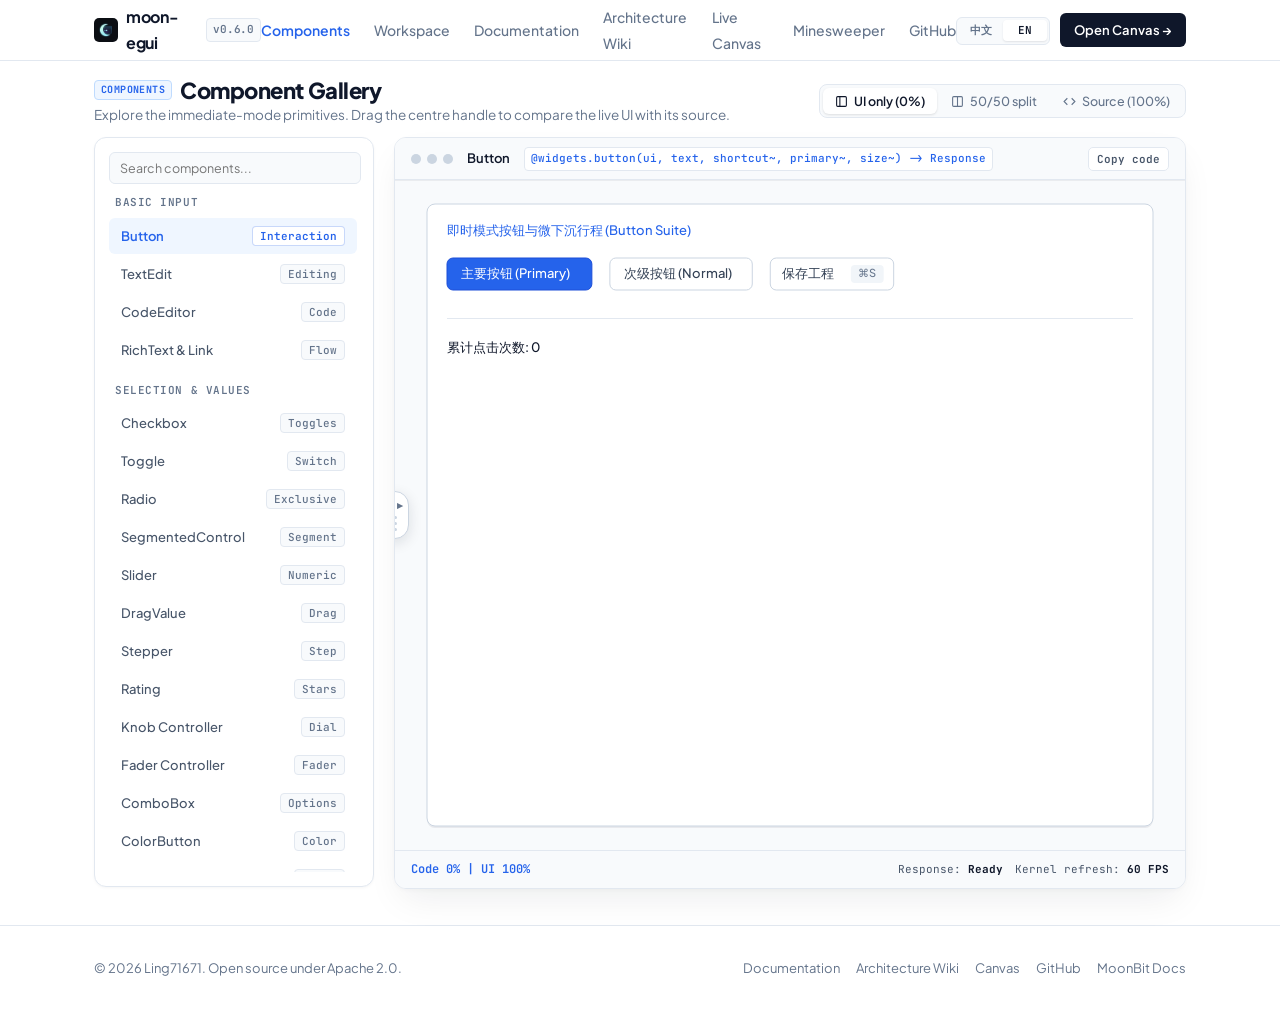
<file: examples/canvas/gallery.html>
<!DOCTYPE html>
<html lang="zh-CN">
<head>
  <meta charset="UTF-8">
  <meta name="viewport" content="width=device-width, initial-scale=1.0">
  <title>moon-egui | 组件展厅</title>
  <link rel="icon" type="image/png" href="assets/favicon.png">
  <link rel="preconnect" href="https://fonts.googleapis.com">
  <link rel="preconnect" href="https://fonts.gstatic.com" crossorigin>
  <link href="https://fonts.googleapis.com/css2?family=Plus+Jakarta+Sans:wght@400;500;600;700;800&family=JetBrains+Mono:wght@400;500;600&family=Noto+Sans+SC:wght@400;500;600;700&display=swap" rel="stylesheet">
  <link rel="stylesheet" href="css/gallery.css?v=0.6.0">
  <link rel="stylesheet" href="css/lang.css?v=0.6.0">
  <script src="js/i18n.js?v=0.6.0"></script>
</head>
<body data-i18n-title="gallery.title">

  <!-- Sticky Navigation Bar (Matching index.html) -->
  <nav class="site-nav">
    <div class="container nav-inner">
      <a href="index.html" class="brand-link">
        <img src="assets/logo.png" alt="moon-egui logo" class="brand-logo" />
        <span>moon-egui</span>
        <span class="brand-tag">v0.6.0</span>
      </a>
      <ul class="nav-menu">
        <li><a href="gallery.html" class="nav-link active" style="color: var(--brand); font-weight: 600;" data-i18n="nav.gallery">组件展厅</a></li>
        <li><a href="code_workspace.html" class="nav-link" data-i18n="nav.workspace">工作空间</a></li>
        <li><a href="docs.html" class="nav-link" data-i18n="nav.docs">文档中心</a></li>
        <li><a href="wiki.html" class="nav-link" data-i18n="nav.wiki">技术 Wiki</a></li>
        <li><a href="benchmark.html" class="nav-link" data-i18n="nav.canvas">画板演示</a></li>
        <li><a href="minesweeper.html" class="nav-link" data-i18n="nav.mines">扫雷</a></li>
        <li><a href="https://github.com/ling71671/moon-egui" target="_blank" rel="noreferrer" class="nav-link" data-i18n="nav.github">GitHub 源码</a></li>
      </ul>
      <div class="nav-actions">
        <div data-lang-switch></div>
        <a href="benchmark.html" class="nav-cta" data-i18n="nav.openCanvas">进入画板 →</a>
      </div>
    </div>
  </nav>

  <!-- Studio Header Bar -->
  <header class="gallery-hero">
    <div class="container gallery-hero-inner">
      <div class="gallery-hero-left">
        <div class="gallery-hero-title-row">
          <span class="pillar-tag">COMPONENTS</span>
          <h1 class="hero-title" data-i18n="gallery.heroTitle">组件展厅</h1>
        </div>
        <p class="hero-subtitle" data-i18n="gallery.heroSub">
          探索即时模式基础组件。拖动中央滑块可实时对比 UI 与源码。
        </p>
      </div>

      <!-- Curtain View Mode Presets -->
      <div class="controls-center">
        <div class="segmented-control">
          <button class="seg-btn active" id="btnPresetUI">
            <svg width="13" height="13" viewBox="0 0 24 24" fill="none" stroke="currentColor" stroke-width="2"><rect x="3" y="3" width="18" height="18" rx="2"/><path d="M9 3v18"/></svg>
            <span data-i18n="preset.ui">纯 UI (0%)</span>
          </button>
          <button class="seg-btn" id="btnPresetSplit">
            <svg width="13" height="13" viewBox="0 0 24 24" fill="none" stroke="currentColor" stroke-width="2"><rect x="3" y="3" width="18" height="18" rx="2"/><line x1="12" y1="3" x2="12" y2="21"/></svg>
            <span data-i18n="preset.split">50/50 对比</span>
          </button>
          <button class="seg-btn" id="btnPresetCode">
            <svg width="13" height="13" viewBox="0 0 24 24" fill="none" stroke="currentColor" stroke-width="2"><polyline points="16 18 22 12 16 6"/><polyline points="8 6 2 12 8 18"/></svg>
            <span data-i18n="preset.code">源码 (100%)</span>
          </button>
        </div>
      </div>
    </div>
  </header>

  <!-- Main Showcase Container -->
  <main class="container">
    <div class="gallery-grid">
      <!-- Sidebar Navigation -->
      <aside class="sidebar-card">
        <div class="sidebar-search-wrapper">
          <input type="text" id="filterInput" class="search-input" placeholder="搜索组件 (/) ..." data-i18n-attrs="placeholder:search.ph" />
        </div>

        <div class="sidebar-menu-scroll" id="sidebarMenuScroll">
          <div class="category-title" data-i18n="cat.basic">基础输入</div>
          <div class="comp-menu">
            <button class="comp-btn active" data-id="button">
              <span data-i18n="comp.button.title">Button 按钮</span>
              <span class="comp-subtag" data-i18n="comp.button.tag">交互</span>
            </button>
            <button class="comp-btn" data-id="text_edit">
              <span data-i18n="comp.text_edit.title">TextEdit 文本输入</span>
              <span class="comp-subtag" data-i18n="comp.text_edit.tag">编辑</span>
            </button>
            <button class="comp-btn" data-id="code_editor">
              <span data-i18n="comp.code_editor.title">CodeEditor 代码编辑器</span>
              <span class="comp-subtag" data-i18n="comp.code_editor.tag">代码</span>
            </button>
            <button class="comp-btn" data-id="rich_text">
              <span data-i18n="comp.rich_text.title">RichText 流式富文本</span>
              <span class="comp-subtag" data-i18n="comp.rich_text.tag">排版</span>
            </button>
          </div>

          <div class="category-title" data-i18n="cat.values">选择与数值</div>
          <div class="comp-menu">
            <button class="comp-btn" data-id="checkbox">
              <span data-i18n="comp.checkbox.title">Checkbox 复选框</span>
              <span class="comp-subtag" data-i18n="comp.checkbox.tag">开关</span>
            </button>
            <button class="comp-btn" data-id="toggle">
              <span data-i18n="comp.toggle.title">Toggle 胶囊开关</span>
              <span class="comp-subtag" data-i18n="comp.toggle.tag">切换</span>
            </button>
            <button class="comp-btn" data-id="radio">
              <span data-i18n="comp.radio.title">Radio 单选按钮</span>
              <span class="comp-subtag" data-i18n="comp.radio.tag">单选</span>
            </button>
            <button class="comp-btn" data-id="segmented_control">
              <span data-i18n="comp.segmented_control.title">SegmentedControl 分段单选</span>
              <span class="comp-subtag" data-i18n="comp.segmented_control.tag">分段</span>
            </button>
            <button class="comp-btn" data-id="slider">
              <span data-i18n="comp.slider.title">Slider 滑动条</span>
              <span class="comp-subtag" data-i18n="comp.slider.tag">数值</span>
            </button>
            <button class="comp-btn" data-id="drag_value">
              <span data-i18n="comp.drag_value.title">DragValue 数字微调</span>
              <span class="comp-subtag" data-i18n="comp.drag_value.tag">拖拽</span>
            </button>
            <button class="comp-btn" data-id="stepper">
              <span data-i18n="comp.stepper.title">Stepper 步进调节器</span>
              <span class="comp-subtag" data-i18n="comp.stepper.tag">步进</span>
            </button>
            <button class="comp-btn" data-id="rating">
              <span data-i18n="comp.rating.title">Rating 星级评分</span>
              <span class="comp-subtag" data-i18n="comp.rating.tag">评分</span>
            </button>
            <button class="comp-btn" data-id="knob">
              <span data-i18n="comp.knob.title">Knob 旋钮调节器</span>
              <span class="comp-subtag" data-i18n="comp.knob.tag">旋钮</span>
            </button>
            <button class="comp-btn" data-id="fader">
              <span data-i18n="comp.fader.title">Fader 垂直推子</span>
              <span class="comp-subtag" data-i18n="comp.fader.tag">推子</span>
            </button>
            <button class="comp-btn" data-id="combo_box">
              <span data-i18n="comp.combo_box.title">ComboBox 下拉框</span>
              <span class="comp-subtag" data-i18n="comp.combo_box.tag">选项</span>
            </button>
            <button class="comp-btn" data-id="color_button">
              <span data-i18n="comp.color_button.title">ColorButton 调色板</span>
              <span class="comp-subtag" data-i18n="comp.color_button.tag">色彩</span>
            </button>
            <button class="comp-btn" data-id="color_picker">
              <span data-i18n="comp.color_picker.title">ColorPicker 拾色器</span>
              <span class="comp-subtag" data-i18n="comp.color_picker.tag">色彩</span>
            </button>
          </div>

          <div class="category-title" data-i18n="cat.feedback">反馈与展示</div>
          <div class="comp-menu">
            <button class="comp-btn" data-id="progress_bar">
              <span data-i18n="comp.progress_bar.title">ProgressBar 进度条</span>
              <span class="comp-subtag" data-i18n="comp.progress_bar.tag">进度</span>
            </button>
            <button class="comp-btn" data-id="spinner">
              <span data-i18n="comp.spinner.title">Spinner 微加载</span>
              <span class="comp-subtag" data-i18n="comp.spinner.tag">动画</span>
            </button>
            <button class="comp-btn" data-id="badge">
              <span data-i18n="comp.badge.title">Badge / Tag 徽章标签</span>
              <span class="comp-subtag" data-i18n="comp.badge.tag">状态</span>
            </button>
            <button class="comp-btn" data-id="sparkline">
              <span data-i18n="comp.sparkline.title">Sparkline 迷你走势</span>
              <span class="comp-subtag" data-i18n="comp.sparkline.tag">图表</span>
            </button>
            <button class="comp-btn" data-id="collapsing_header">
              <span data-i18n="comp.collapsing_header.title">CollapsingHeader 折叠树</span>
              <span class="comp-subtag" data-i18n="comp.collapsing_header.tag">树形</span>
            </button>
            <button class="comp-btn" data-id="tree_view">
              <span data-i18n="comp.tree_view.title">TreeView 资产层级树</span>
              <span class="comp-subtag" data-i18n="comp.tree_view.tag">层级</span>
            </button>
            <button class="comp-btn" data-id="tooltip">
              <span data-i18n="comp.tooltip.title">Tooltip 悬浮提示</span>
              <span class="comp-subtag" data-i18n="comp.tooltip.tag">气泡</span>
            </button>
          </div>

          <div class="category-title" data-i18n="cat.layout">容器与排版</div>
          <div class="comp-menu">
            <button class="comp-btn" data-id="splitter">
              <span data-i18n="comp.splitter.title">Splitter 分割面板</span>
              <span class="comp-subtag" data-i18n="comp.splitter.tag">分栏</span>
            </button>
            <button class="comp-btn" data-id="dock_area">
              <span data-i18n="comp.dock_area.title">DockArea 工作台停靠</span>
              <span class="comp-subtag" data-i18n="comp.dock_area.tag">工作台</span>
            </button>
            <button class="comp-btn" data-id="node_editor">
              <span data-i18n="comp.node_editor.title">NodeEditor 节点连线</span>
              <span class="comp-subtag" data-i18n="comp.node_editor.tag">拓扑</span>
            </button>
            <button class="comp-btn" data-id="table">
              <span data-i18n="comp.table.title">Table 虚拟化表格</span>
              <span class="comp-subtag" data-i18n="comp.table.tag">数据</span>
            </button>
            <button class="comp-btn" data-id="tab_bar">
              <span data-i18n="comp.tab_bar.title">TabBar 标签导航</span>
              <span class="comp-subtag" data-i18n="comp.tab_bar.tag">选项卡</span>
            </button>
            <button class="comp-btn" data-id="steps">
              <span data-i18n="comp.steps.title">Steps 步骤导航</span>
              <span class="comp-subtag" data-i18n="comp.steps.tag">步骤</span>
            </button>
            <button class="comp-btn" data-id="pagination">
              <span data-i18n="comp.pagination.title">Pagination 数据分页</span>
              <span class="comp-subtag" data-i18n="comp.pagination.tag">分页</span>
            </button>
            <button class="comp-btn" data-id="menu_bar">
              <span data-i18n="comp.menu_bar.title">MenuBar 顶层菜单</span>
              <span class="comp-subtag" data-i18n="comp.menu_bar.tag">菜单</span>
            </button>
            <button class="comp-btn" data-id="scroll_area">
              <span data-i18n="comp.scroll_area.title">ScrollArea 滚动区域</span>
              <span class="comp-subtag" data-i18n="comp.scroll_area.tag">裁剪</span>
            </button>
            <button class="comp-btn" data-id="breadcrumb">
              <span data-i18n="comp.breadcrumb.title">Breadcrumb 面包屑</span>
              <span class="comp-subtag" data-i18n="comp.breadcrumb.tag">导航</span>
            </button>
            <button class="comp-btn" data-id="window">
              <span data-i18n="comp.window.title">Window 浮动窗口</span>
              <span class="comp-subtag" data-i18n="comp.window.tag">面板</span>
            </button>
            <button class="comp-btn" data-id="dialog">
              <span data-i18n="comp.dialog.title">Dialog 模态对话框</span>
              <span class="comp-subtag" data-i18n="comp.dialog.tag">弹窗</span>
            </button>
            <button class="comp-btn" data-id="command_palette">
              <span data-i18n="comp.command_palette.title">CommandPalette 命令面板</span>
              <span class="comp-subtag" data-i18n="comp.command_palette.tag">快捷</span>
            </button>
            <button class="comp-btn" data-id="context_menu">
              <span data-i18n="comp.context_menu.title">ContextMenu 上下文菜单</span>
              <span class="comp-subtag" data-i18n="comp.context_menu.tag">右键</span>
            </button>
            <button class="comp-btn" data-id="virtual_list">
              <span data-i18n="comp.virtual_list.title">VirtualList 虚拟化列表</span>
              <span class="comp-subtag" data-i18n="comp.virtual_list.tag">数据</span>
            </button>
            <button class="comp-btn" data-id="spring_physics">
              <span data-i18n="comp.spring_physics.title">Spring 阻尼物理</span>
              <span class="comp-subtag" data-i18n="comp.spring_physics.tag">动效</span>
            </button>
            <button class="comp-btn" data-id="svg_export">
              <span data-i18n="comp.svg_export.title">SvgExport 矢量导出</span>
              <span class="comp-subtag" data-i18n="comp.svg_export.tag">矢量</span>
            </button>
            <button class="comp-btn" data-id="toast">
              <span data-i18n="comp.toast.title">Toast 全局通知</span>
              <span class="comp-subtag" data-i18n="comp.toast.tag">浮动</span>
            </button>
          </div>
        </div>
      </aside>

      <!-- Main Workbench Window -->
      <section class="workbench-window">
        <!-- Window Titlebar (Matching index.html workbench-header) -->
        <div class="workbench-header">
          <div class="header-dots">
            <span class="dot"></span>
            <span class="dot"></span>
            <span class="dot"></span>
            <span class="header-title-text" id="activeCompTitle">Button 按钮</span>
            <span class="header-signature" id="activeCompSignature">UIContext::button</span>
          </div>
          <div class="header-actions">
            <button class="mini-btn" id="copyCodeBtn" title="复制代码" data-i18n="wb.copy" data-i18n-attrs="title:wb.copy">复制代码</button>
          </div>
        </div>

        <!-- Stage Container with Two Overlaid Layers -->
        <div class="stage-container" id="stageContainer">
          <!-- Layer 1: Code Underlay (Bottom Layer) -->
          <div class="code-underlay" id="codeUnderlay">
            <pre><code id="codeSnippetTarget"></code></pre>
          </div>

          <!-- Layer 2: Live Component UI (Foreground Curtain Layer) -->
          <div class="ui-curtain-layer" id="uiCurtainLayer">
            <div class="sandbox-box" id="sandboxBox">
              <canvas id="gallery-canvas" tabindex="0"></canvas>
            </div>
          </div>

          <!-- Draggable Vertical Curtain Divider Bar (帘幕长条) -->
          <div class="curtain-divider" id="curtainDivider" title="左右拖拽对比 UI 与源码" data-i18n-attrs="title:curtain.drag">
            <div class="curtain-handle-pill" id="curtainHandle">
              <span class="curtain-arrows">◀ ▶</span>
              <div class="curtain-dots">
                <span class="curtain-dot"></span>
                <span class="curtain-dot"></span>
                <span class="curtain-dot"></span>
              </div>
            </div>
          </div>
        </div>

        <!-- Workbench Footer Bar -->
        <div class="workbench-footer">
          <span class="ratio-badge" id="curtainRatioText">代码 0% | UI 100%</span>
          <div class="status-stream">
            <span class="status-item"><span data-i18n="wb.response">状态响应</span>: <b id="statResponse">clicked: false</b></span>
            <span class="status-item"><span data-i18n="wb.refresh">内核刷新率</span>: <b>60 FPS</b></span>
          </div>
        </div>
      </section>
    </div>
  </main>

  <!-- Site Footer (Matching index.html) -->
  <footer class="site-footer">
    <div class="container footer-inner">
      <div data-i18n="footer.copy">© 2026 Ling71671. Apache 2.0 协议开源项目。</div>
      <div class="footer-links">
        <a href="docs.html" data-i18n="nav.docs">文档中心</a>
        <a href="wiki.html" data-i18n="nav.wiki">技术 Wiki</a>
        <a href="benchmark.html" data-i18n="footer.canvas">画板</a>
        <a href="https://github.com/ling71671/moon-egui" target="_blank" rel="noreferrer">GitHub</a>
        <a href="https://docs.moonbitlang.com" target="_blank" rel="noreferrer" data-i18n="footer.moonbit">MoonBit 官网</a>
      </div>
    </div>
  </footer>

  <!-- Toast Message -->
  <div class="toast-msg" id="toastMsg">已成功复制代码到剪贴板！</div>

  <!-- MoonBit Native Wasm Host & Gallery Runner -->
  <script src="canvas.js?v=0.6.0"></script>
  <script src="js/gallery-data.js?v=0.6.0"></script>
  <script src="js/gallery_runner.js?v=0.6.0"></script>
  <script src="js/gallery.js?v=0.6.0"></script>
</body>
</html>
</file>
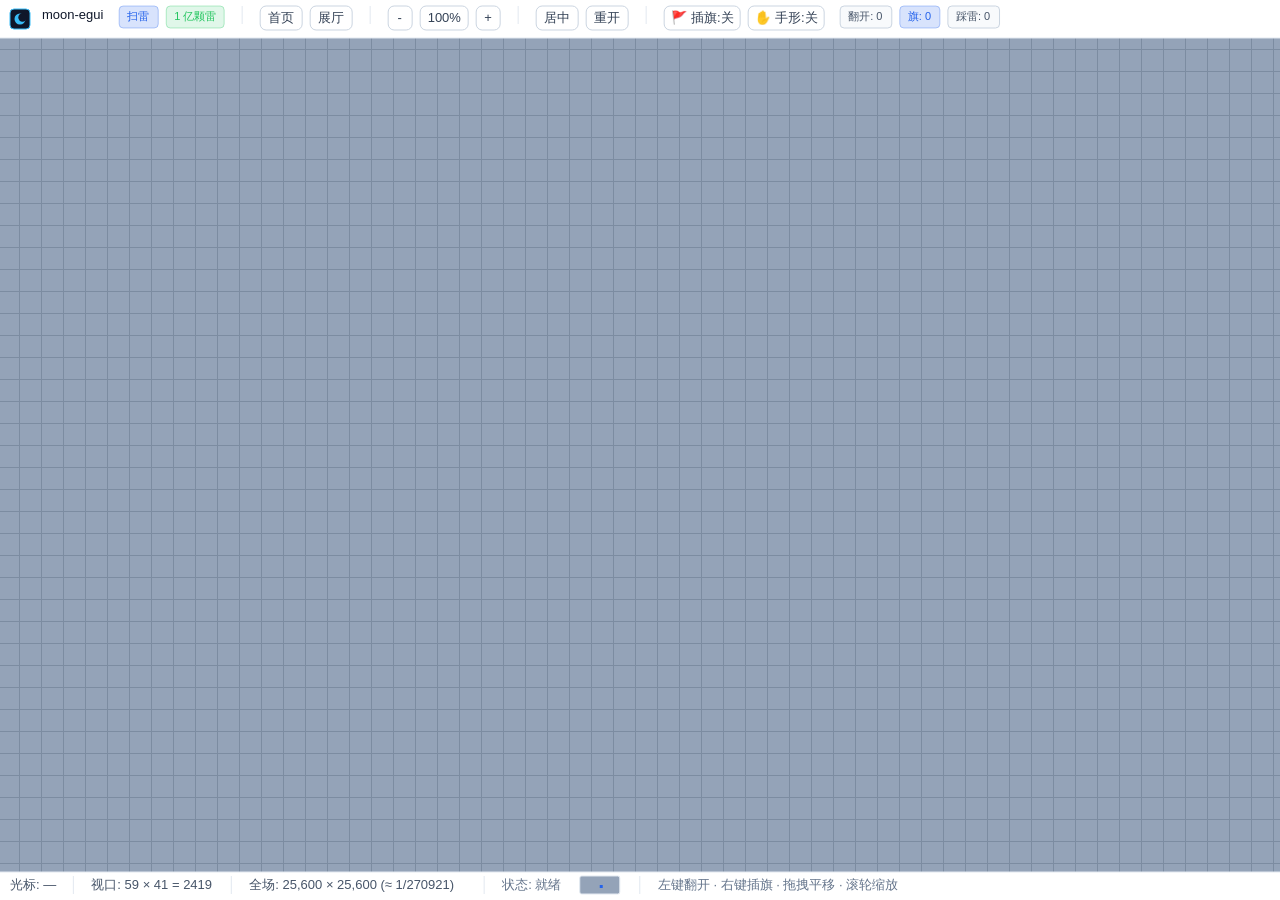
<file: examples/canvas/minesweeper.html>
<!DOCTYPE html>
<html lang="zh-CN">
<head>
  <meta charset="UTF-8">
  <meta name="viewport" content="width=device-width, initial-scale=1.0">
  <title>moon-egui | 扫雷 · 1亿颗雷</title>
  <link rel="icon" type="image/png" href="assets/favicon.png">
  <link rel="preconnect" href="https://fonts.googleapis.com">
  <link rel="preconnect" href="https://fonts.gstatic.com" crossorigin>
  <link href="https://fonts.googleapis.com/css2?family=Plus+Jakarta+Sans:wght@400;500;600;700&family=JetBrains+Mono:wght@400;500;600&family=Noto+Sans+SC:wght@400;500;600;700&display=swap" rel="stylesheet">
  <style>
    * { box-sizing: border-box; margin: 0; padding: 0; }
    html, body {
      width: 100%;
      height: 100%;
      overflow: hidden;
      background: #0f172a;
      font-family: 'Plus Jakarta Sans', -apple-system, BlinkMacSystemFont, "Segoe UI", Roboto,
                   "PingFang SC", "Hiragino Sans GB", "Microsoft YaHei UI", "Microsoft YaHei",
                   "Noto Sans SC", sans-serif;
      -webkit-font-smoothing: antialiased;
    }
    #mines-canvas {
      position: fixed;
      inset: 0;
      display: block;
      width: 100vw;
      height: 100vh;
      touch-action: none;
      z-index: 1;
    }
  </style>
</head>
<body>
  <canvas id="mines-canvas"></canvas>
  <script src="canvas.js?v=0.6.0"></script>
  <script src="js/mines_run.js?v=0.6.0"></script>
</body>
</html>
</file>
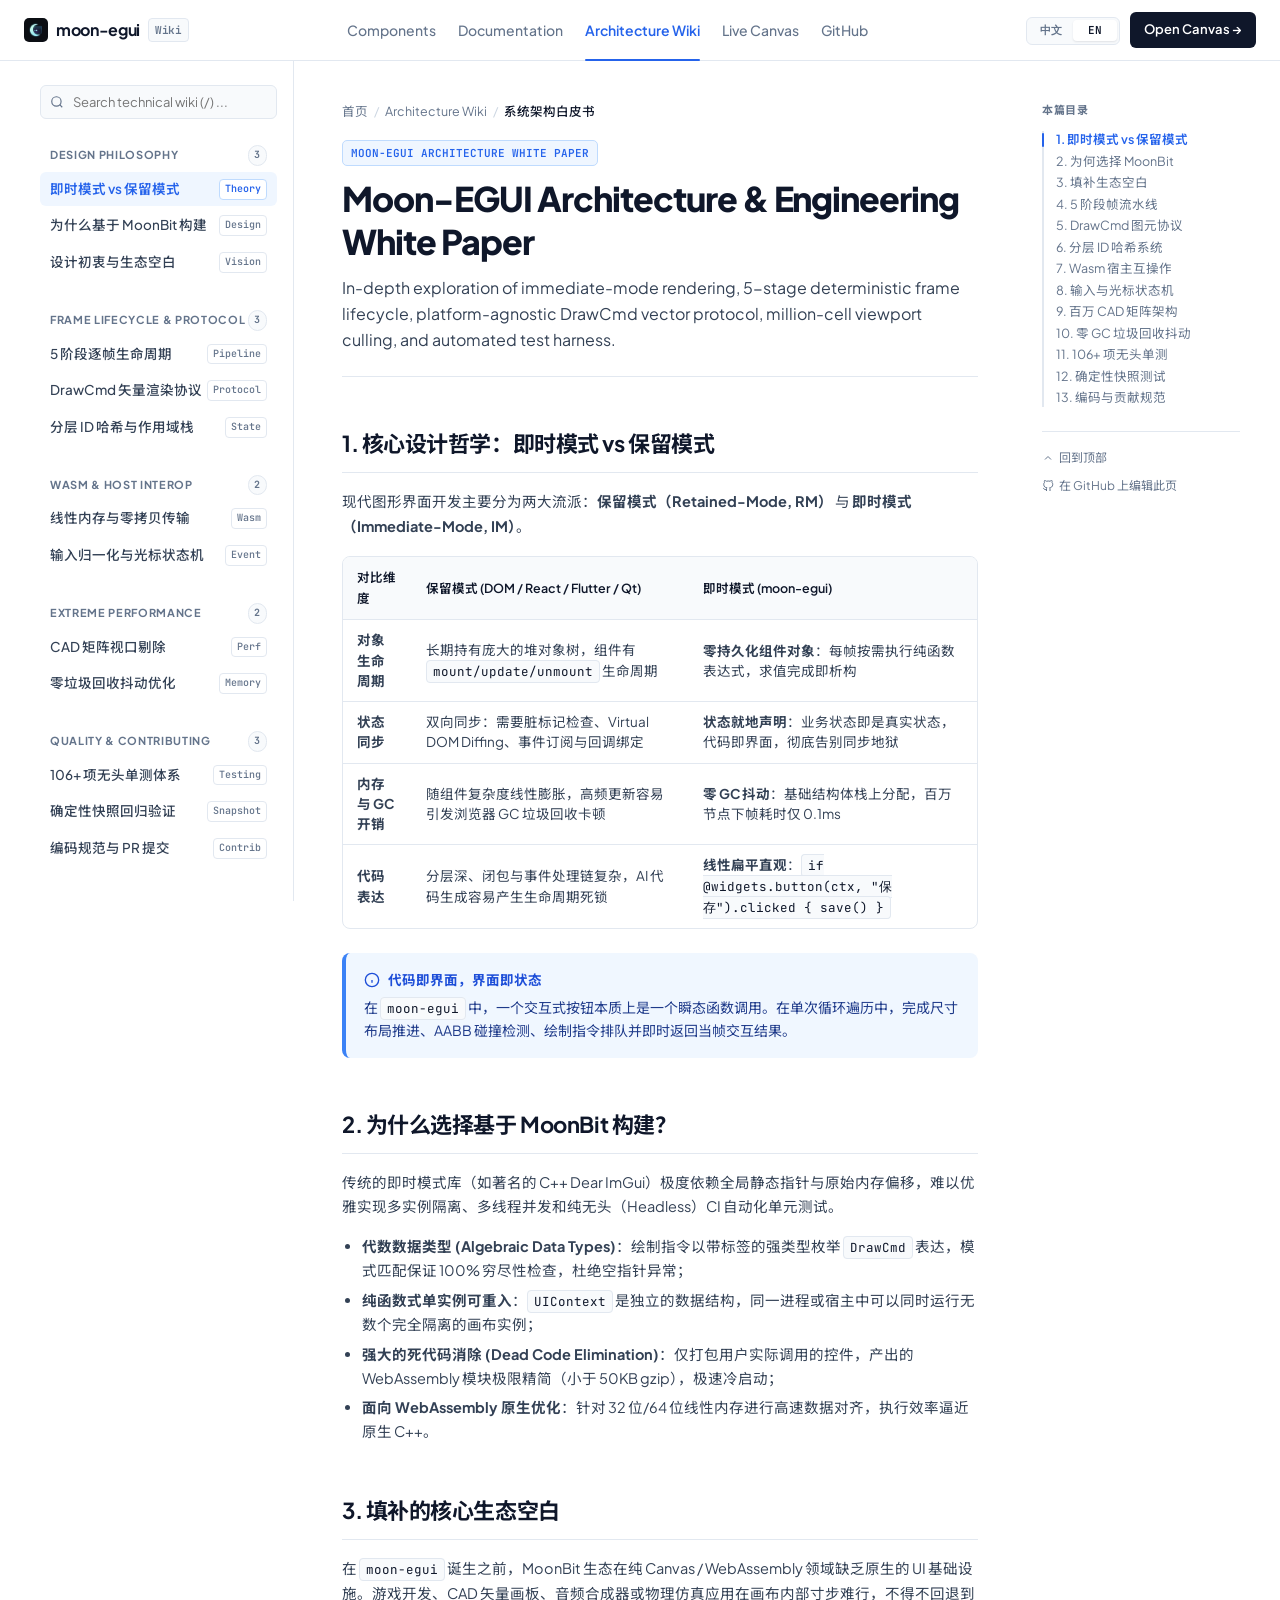
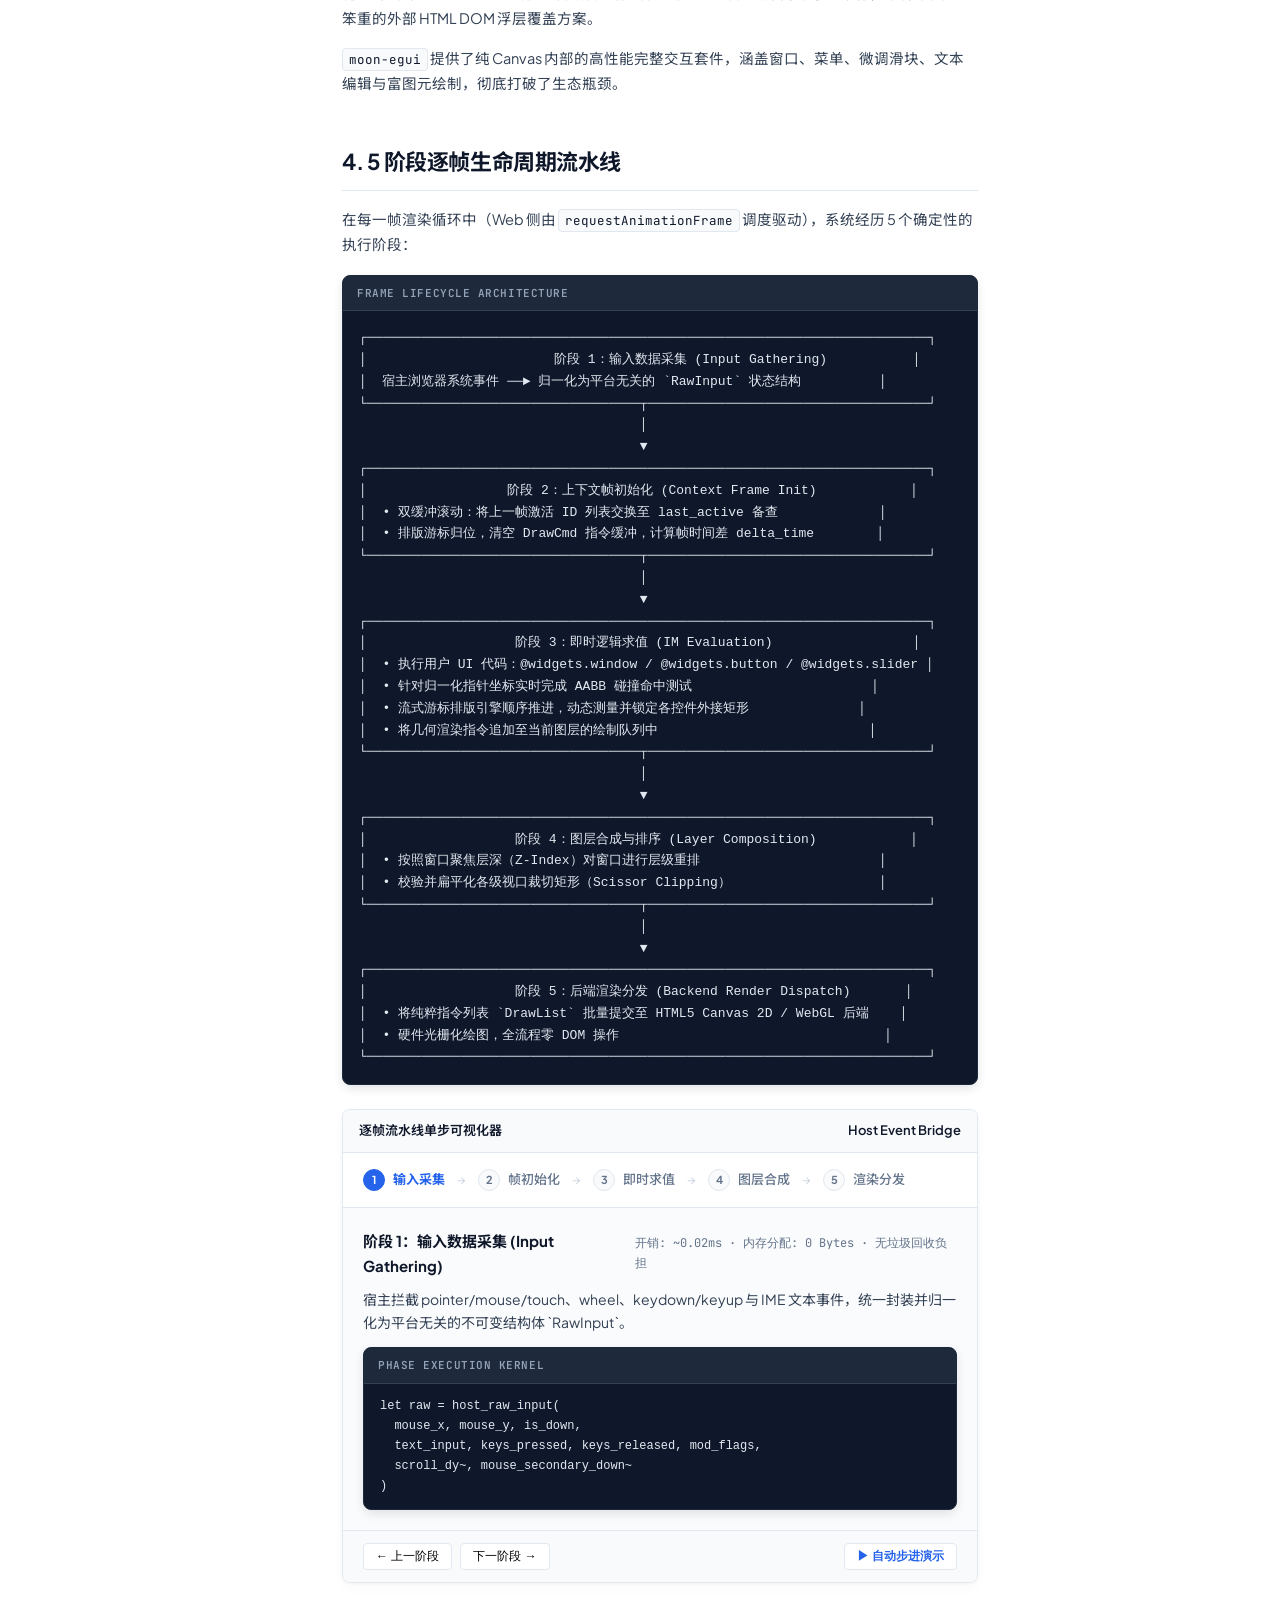
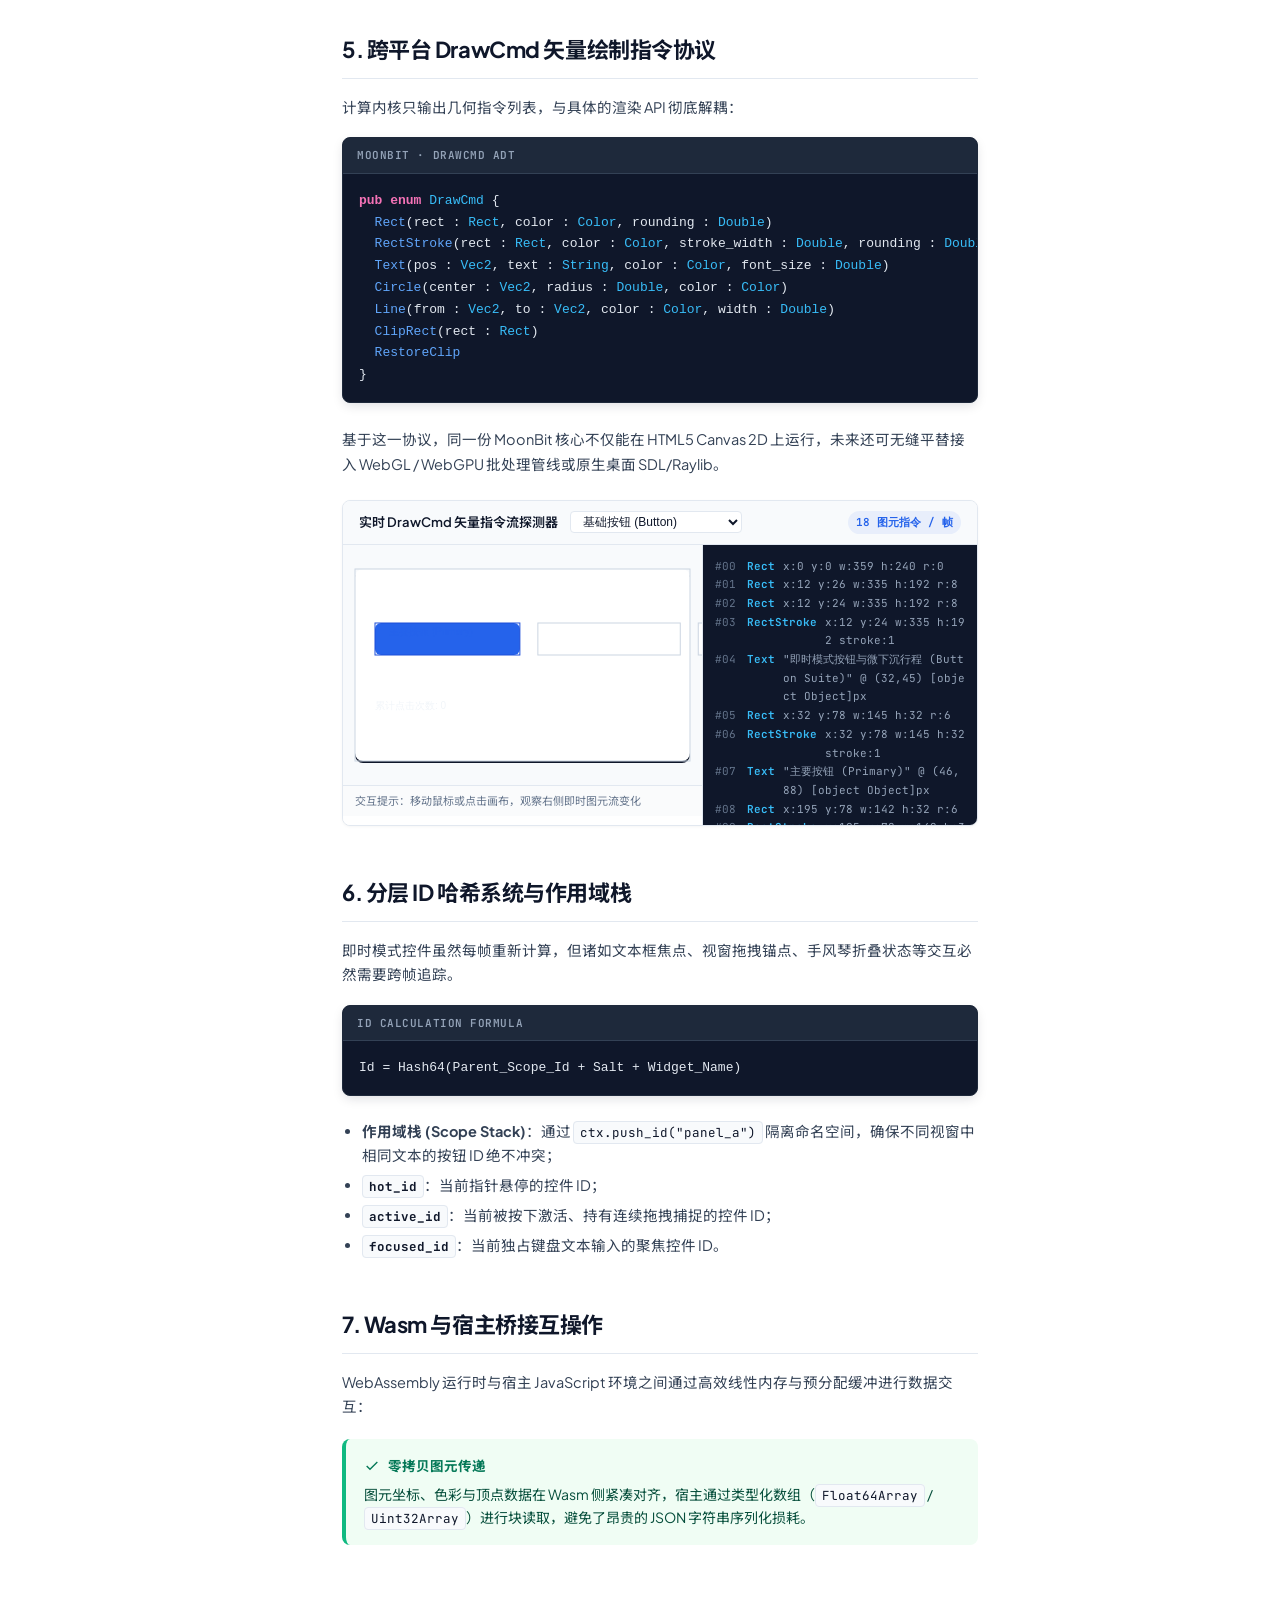
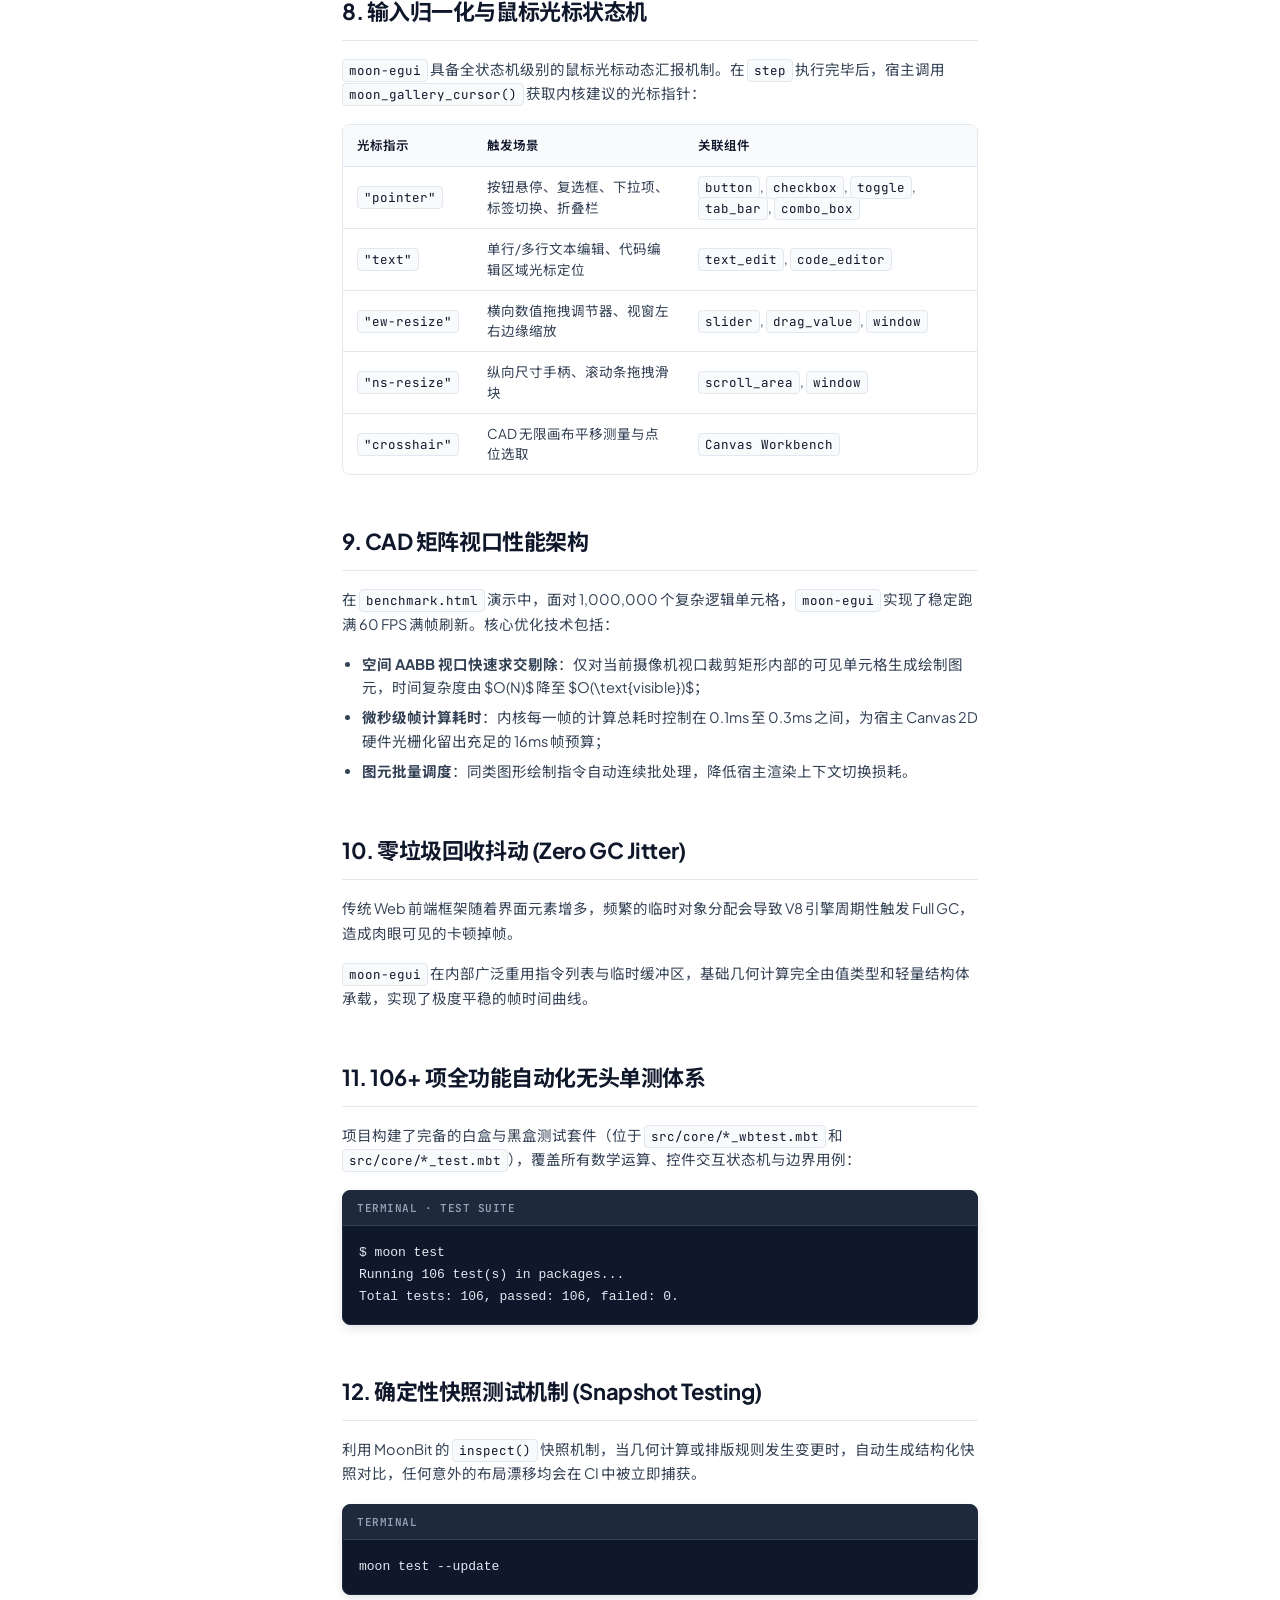
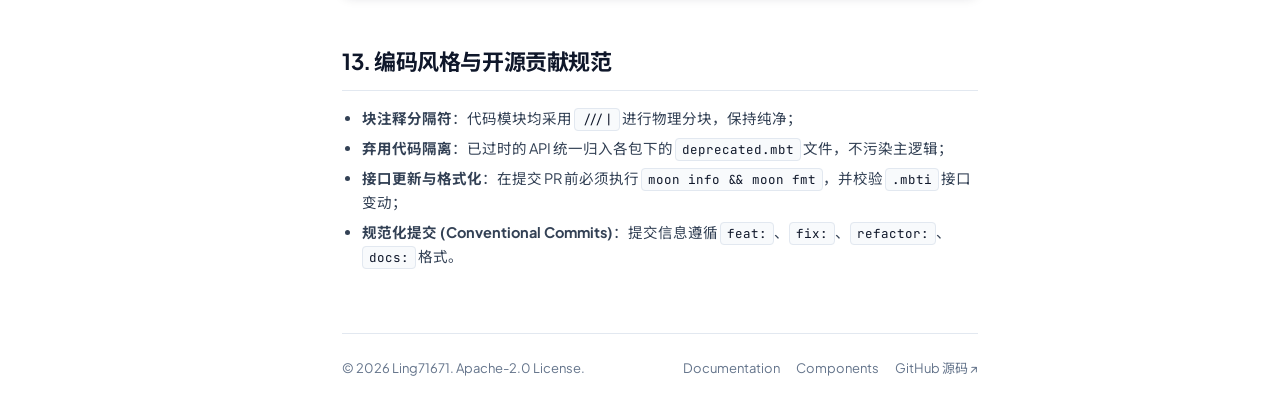
<file: examples/canvas/wiki.html>
<!DOCTYPE html>
<html lang="zh-CN">
<head>
  <meta charset="UTF-8">
  <meta name="viewport" content="width=device-width, initial-scale=1.0">
  <title>moon-egui | 系统架构与技术 Wiki</title>
  <link rel="icon" type="image/png" href="assets/favicon.png">
  <link rel="preconnect" href="https://fonts.googleapis.com">
  <link rel="preconnect" href="https://fonts.gstatic.com" crossorigin>
  <link href="https://fonts.googleapis.com/css2?family=Plus+Jakarta+Sans:wght@400;500;600;700;800&family=JetBrains+Mono:wght@400;500;600&family=Noto+Sans+SC:wght@400;500;600;700&display=swap" rel="stylesheet">
  <link rel="stylesheet" href="css/docs.css">
  <link rel="stylesheet" href="css/lang.css">
  <script src="js/i18n.js"></script>
</head>
<body data-i18n-title="wiki.pageTitle">

  <!-- Sticky Navigation Bar -->
  <nav class="site-nav">
    <div class="container nav-inner">
      <div style="display: flex; align-items: center; gap: 12px;">
        <button class="sidebar-toggle-btn" id="sidebarToggle" aria-label="Toggle navigation">
          <svg width="18" height="18" viewBox="0 0 24 24" fill="none" stroke="currentColor" stroke-width="2"><line x1="3" y1="12" x2="21" y2="12"/><line x1="3" y1="6" x2="21" y2="6"/><line x1="3" y1="18" x2="21" y2="18"/></svg>
        </button>
        <a href="index.html" class="brand-link">
          <img src="assets/logo.png" alt="moon-egui logo" class="brand-logo" />
          <span>moon-egui</span>
          <span class="brand-tag">Wiki</span>
        </a>
      </div>
      <ul class="nav-menu">
        <li><a href="gallery.html" class="nav-link" data-i18n="nav.gallery">组件展厅</a></li>
        <li><a href="docs.html" class="nav-link" data-i18n="nav.docs">文档中心</a></li>
        <li><a href="wiki.html" class="nav-link active" data-i18n="nav.wiki">技术 Wiki</a></li>
        <li><a href="benchmark.html" class="nav-link" data-i18n="nav.canvas">画板演示</a></li>
        <li><a href="https://github.com/ling71671/moon-egui" target="_blank" rel="noreferrer" class="nav-link" data-i18n="nav.github">GitHub 源码</a></li>
      </ul>
      <div class="nav-actions">
        <div data-lang-switch></div>
        <a href="benchmark.html" class="nav-cta" data-i18n="nav.openCanvas">进入画板 →</a>
      </div>
    </div>
  </nav>

  <!-- Docs & Wiki Layout -->
  <div class="container docs-layout">

    <!-- Left Sidebar -->
    <aside class="docs-sidebar">
      <div class="sidebar-search-box">
        <svg class="search-icon" viewBox="0 0 24 24" fill="none" stroke="currentColor" stroke-width="2"><circle cx="11" cy="11" r="8"/><line x1="21" y1="21" x2="16.65" y2="16.65"/></svg>
        <input type="text" id="sidebarSearch" class="sidebar-search" placeholder="检索技术 Wiki (/) ..." data-i18n-attrs="placeholder:wiki.searchPh" />
      </div>

      <div class="sidebar-group">
        <div class="sidebar-group-title">
          <span data-i18n="wiki.grpTheory">设计哲学与范式</span>
          <span class="sidebar-group-count">3</span>
        </div>
        <ul class="sidebar-nav">
          <li><a href="#im-vs-rm" class="sidebar-link active"><span>即时模式 vs 保留模式</span> <span class="sidebar-tag">Theory</span></a></li>
          <li><a href="#why-moonbit" class="sidebar-link"><span>为什么基于 MoonBit 构建</span> <span class="sidebar-tag">Design</span></a></li>
          <li><a href="#core-painpoints" class="sidebar-link"><span>设计初衷与生态空白</span> <span class="sidebar-tag">Vision</span></a></li>
        </ul>
      </div>

      <div class="sidebar-group">
        <div class="sidebar-group-title">
          <span data-i18n="wiki.grpPipeline">内核流水线与协议</span>
          <span class="sidebar-group-count">3</span>
        </div>
        <ul class="sidebar-nav">
          <li><a href="#frame-lifecycle" class="sidebar-link"><span>5 阶段逐帧生命周期</span> <span class="sidebar-tag">Pipeline</span></a></li>
          <li><a href="#drawcmd-protocol" class="sidebar-link"><span>DrawCmd 矢量渲染协议</span> <span class="sidebar-tag">Protocol</span></a></li>
          <li><a href="#id-system" class="sidebar-link"><span>分层 ID 哈希与作用域栈</span> <span class="sidebar-tag">State</span></a></li>
        </ul>
      </div>

      <div class="sidebar-group">
        <div class="sidebar-group-title">
          <span data-i18n="wiki.grpBridge">Wasm 宿主互操作</span>
          <span class="sidebar-group-count">2</span>
        </div>
        <ul class="sidebar-nav">
          <li><a href="#wasm-host-bridge" class="sidebar-link"><span>线性内存与零拷贝传输</span> <span class="sidebar-tag">Wasm</span></a></li>
          <li><a href="#cursor-event-sync" class="sidebar-link"><span>输入归一化与光标状态机</span> <span class="sidebar-tag">Event</span></a></li>
        </ul>
      </div>

      <div class="sidebar-group">
        <div class="sidebar-group-title">
          <span data-i18n="wiki.grpPerf">极限性能工程</span>
          <span class="sidebar-group-count">2</span>
        </div>
        <ul class="sidebar-nav">
          <li><a href="#million-cells" class="sidebar-link"><span>CAD 矩阵视口剔除</span> <span class="sidebar-tag">Perf</span></a></li>
          <li><a href="#gc-zero-jitter" class="sidebar-link"><span>零垃圾回收抖动优化</span> <span class="sidebar-tag">Memory</span></a></li>
        </ul>
      </div>

      <div class="sidebar-group">
        <div class="sidebar-group-title">
          <span data-i18n="wiki.grpQuality">工程质量与贡献指南</span>
          <span class="sidebar-group-count">3</span>
        </div>
        <ul class="sidebar-nav">
          <li><a href="#testing-harness" class="sidebar-link"><span>106+ 项无头单测体系</span> <span class="sidebar-tag">Testing</span></a></li>
          <li><a href="#snapshot-testing" class="sidebar-link"><span>确定性快照回归验证</span> <span class="sidebar-tag">Snapshot</span></a></li>
          <li><a href="#contributing-rules" class="sidebar-link"><span>编码规范与 PR 提交</span> <span class="sidebar-tag">Contrib</span></a></li>
        </ul>
      </div>
    </aside>

    <!-- Main Content -->
    <main class="docs-main">
      <div class="breadcrumb">
        <a href="index.html">首页</a>
        <span class="breadcrumb-sep">/</span>
        <a href="wiki.html" data-i18n="nav.wiki">技术 Wiki</a>
        <span class="breadcrumb-sep">/</span>
        <span style="color: var(--text-main); font-weight: 500;">系统架构白皮书</span>
      </div>

      <header class="page-header">
        <span class="page-badge">MOON-EGUI ARCHITECTURE WHITE PAPER</span>
        <h1 class="page-title" data-i18n="wiki.mainTitle">Moon-EGUI 架构设计与技术白皮书</h1>
        <p class="page-desc" data-i18n="wiki.mainDesc">
          全面解析即时模式渲染原理、5 阶段确定性帧管线、跨平台 DrawCmd 图元流协议、CAD 矩阵视口裁剪以及全套自动化无头测试矩阵。
        </p>
      </header>

      <article class="docs-content">

        <!-- Section 1: Philosophy -->
        <section id="im-vs-rm">
          <h2>1. 核心设计哲学：即时模式 vs 保留模式 <a href="#im-vs-rm" class="heading-anchor">#</a></h2>
          <p>
            现代图形界面开发主要分为两大流派：<strong>保留模式（Retained-Mode, RM）</strong> 与 <strong>即时模式（Immediate-Mode, IM）</strong>。
          </p>

          <div class="table-container">
            <table class="props-table">
              <thead>
                <tr>
                  <th>对比维度</th>
                  <th>保留模式 (DOM / React / Flutter / Qt)</th>
                  <th>即时模式 (moon-egui)</th>
                </tr>
              </thead>
              <tbody>
                <tr>
                  <td><strong>对象生命周期</strong></td>
                  <td>长期持有庞大的堆对象树，组件有 <code>mount/update/unmount</code> 生命周期</td>
                  <td><strong>零持久化组件对象</strong>：每帧按需执行纯函数表达式，求值完成即析构</td>
                </tr>
                <tr>
                  <td><strong>状态同步</strong></td>
                  <td>双向同步：需要脏标记检查、Virtual DOM Diffing、事件订阅与回调绑定</td>
                  <td><strong>状态就地声明</strong>：业务状态即是真实状态，代码即界面，彻底告别同步地狱</td>
                </tr>
                <tr>
                  <td><strong>内存与 GC 开销</strong></td>
                  <td>随组件复杂度线性膨胀，高频更新容易引发浏览器 GC 垃圾回收卡顿</td>
                  <td><strong>零 GC 抖动</strong>：基础结构体栈上分配，百万节点下帧耗时仅 0.1ms</td>
                </tr>
                <tr>
                  <td><strong>代码表达</strong></td>
                  <td>分层深、闭包与事件处理链复杂，AI 代码生成容易产生生命周期死锁</td>
                  <td><strong>线性扁平直观</strong>：<code>if @widgets.button(ctx, "保存").clicked { save() }</code></td>
                </tr>
              </tbody>
            </table>
          </div>

          <div class="callout callout-note">
            <div class="callout-title">
              <svg width="16" height="16" viewBox="0 0 24 24" fill="none" stroke="currentColor" stroke-width="2"><circle cx="12" cy="12" r="10"/><line x1="12" y1="16" x2="12" y2="12"/><line x1="12" y1="8" x2="12.01" y2="8"/></svg>
              代码即界面，界面即状态
            </div>
            在 <code>moon-egui</code> 中，一个交互式按钮本质上是一个瞬态函数调用。在单次循环遍历中，完成尺寸布局推进、AABB 碰撞检测、绘制指令排队并即时返回当帧交互结果。
          </div>
        </section>

        <section id="why-moonbit">
          <h2>2. 为什么选择基于 MoonBit 构建？ <a href="#why-moonbit" class="heading-anchor">#</a></h2>
          <p>
            传统的即时模式库（如著名的 C++ Dear ImGui）极度依赖全局静态指针与原始内存偏移，难以优雅实现多实例隔离、多线程并发和纯无头（Headless）CI 自动化单元测试。
          </p>
          <ul>
            <li><strong>代数数据类型 (Algebraic Data Types)</strong>：绘制指令以带标签的强类型枚举 <code>DrawCmd</code> 表达，模式匹配保证 100% 穷尽性检查，杜绝空指针异常；</li>
            <li><strong>纯函数式单实例可重入</strong>：<code>UIContext</code> 是独立的数据结构，同一进程或宿主中可以同时运行无数个完全隔离的画布实例；</li>
            <li><strong>强大的死代码消除 (Dead Code Elimination)</strong>：仅打包用户实际调用的控件，产出的 WebAssembly 模块极限精简（小于 50KB gzip），极速冷启动；</li>
            <li><strong>面向 WebAssembly 原生优化</strong>：针对 32 位/64 位线性内存进行高速数据对齐，执行效率逼近原生 C++。</li>
          </ul>
        </section>

        <section id="core-painpoints">
          <h2>3. 填补的核心生态空白 <a href="#core-painpoints" class="heading-anchor">#</a></h2>
          <p>
            在 <code>moon-egui</code> 诞生之前，MoonBit 生态在纯 Canvas / WebAssembly 领域缺乏原生的 UI 基础设施。游戏开发、CAD 矢量画板、音频合成器或物理仿真应用在画布内部寸步难行，不得不回退到笨重的外部 HTML DOM 浮层覆盖方案。
          </p>
          <p>
            <code>moon-egui</code> 提供了纯 Canvas 内部的高性能完整交互套件，涵盖窗口、菜单、微调滑块、文本编辑与富图元绘制，彻底打破了生态瓶颈。
          </p>
        </section>

        <!-- Pipeline -->
        <section id="frame-lifecycle">
          <h2>4. 5 阶段逐帧生命周期流水线 <a href="#frame-lifecycle" class="heading-anchor">#</a></h2>
          <p>
            在每一帧渲染循环中（Web 侧由 <code>requestAnimationFrame</code> 调度驱动），系统经历 5 个确定性的执行阶段：
          </p>

          <div class="code-wrapper">
            <div class="code-header"><span class="code-lang-tag">Frame Lifecycle Architecture</span></div>
            <pre><code>┌────────────────────────────────────────────────────────────────────────┐
│                        阶段 1：输入数据采集 (Input Gathering)           │
│  宿主浏览器系统事件 ──► 归一化为平台无关的 `RawInput` 状态结构          │
└───────────────────────────────────┬────────────────────────────────────┘
                                    │
                                    ▼
┌────────────────────────────────────────────────────────────────────────┐
│                  阶段 2：上下文帧初始化 (Context Frame Init)            │
│  • 双缓冲滚动：将上一帧激活 ID 列表交换至 last_active 备查             │
│  • 排版游标归位，清空 DrawCmd 指令缓冲，计算帧时间差 delta_time        │
└───────────────────────────────────┬────────────────────────────────────┘
                                    │
                                    ▼
┌────────────────────────────────────────────────────────────────────────┐
│                   阶段 3：即时逻辑求值 (IM Evaluation)                  │
│  • 执行用户 UI 代码：@widgets.window / @widgets.button / @widgets.slider │
│  • 针对归一化指针坐标实时完成 AABB 碰撞命中测试                       │
│  • 流式游标排版引擎顺序推进，动态测量并锁定各控件外接矩形              │
│  • 将几何渲染指令追加至当前图层的绘制队列中                           │
└───────────────────────────────────┬────────────────────────────────────┘
                                    │
                                    ▼
┌────────────────────────────────────────────────────────────────────────┐
│                   阶段 4：图层合成与排序 (Layer Composition)            │
│  • 按照窗口聚焦层深（Z-Index）对窗口进行层级重排                       │
│  • 校验并扁平化各级视口裁切矩形（Scissor Clipping）                   │
└───────────────────────────────────┬────────────────────────────────────┘
                                    │
                                    ▼
┌────────────────────────────────────────────────────────────────────────┐
│                   阶段 5：后端渲染分发 (Backend Render Dispatch)       │
│  • 将纯粹指令列表 `DrawList` 批量提交至 HTML5 Canvas 2D / WebGL 后端    │
│  • 硬件光栅化绘图，全流程零 DOM 操作                                  │
└────────────────────────────────────────────────────────────────────────┘</code></pre>
          </div>

          <!-- Pipeline 5-Stage Stepper Visualizer -->
          <div class="pipeline-card">
            <div class="pipeline-header">
              <span>逐帧流水线单步可视化器</span>
              <span class="pipeline-badge" id="pipelineStageBadge">Host Event Bridge</span>
            </div>
            <div class="pipeline-stepper">
              <div class="pipeline-step-node active">
                <span class="step-num">1</span>
                <span>输入采集</span>
              </div>
              <span class="step-arrow">→</span>
              <div class="pipeline-step-node">
                <span class="step-num">2</span>
                <span>帧初始化</span>
              </div>
              <span class="step-arrow">→</span>
              <div class="pipeline-step-node">
                <span class="step-num">3</span>
                <span>即时求值</span>
              </div>
              <span class="step-arrow">→</span>
              <div class="pipeline-step-node">
                <span class="step-num">4</span>
                <span>图层合成</span>
              </div>
              <span class="step-arrow">→</span>
              <div class="pipeline-step-node">
                <span class="step-num">5</span>
                <span>渲染分发</span>
              </div>
            </div>
            <div class="pipeline-content">
              <div class="pipeline-meta">
                <div class="pipeline-title" id="pipelineStageTitle">阶段 1：输入数据采集 (Input Gathering)</div>
                <div class="pipeline-metrics" id="pipelineStageMetrics" style="font-size: 12px; color: var(--text-muted); font-family: 'JetBrains Mono', monospace;">开销: ~0.02ms · 内存分配: 0 Bytes · 无垃圾回收负担</div>
              </div>
              <div class="pipeline-desc" id="pipelineStageDesc">宿主拦截 pointer/mouse/touch、wheel、keydown/keyup 与 IME 文本事件，统一封装并归一化为平台无关的不可变结构体 RawInput。</div>
              <div class="code-wrapper" style="margin: 0;">
                <div class="code-header"><span class="code-lang-tag">Phase Execution Kernel</span></div>
                <pre style="margin: 0; padding: 12px 16px; font-size: 12px;"><code id="pipelineStageCode">let raw = host_raw_input(...)</code></pre>
              </div>
            </div>
            <div class="pipeline-controls">
              <div style="display: flex; gap: 8px;">
                <button type="button" class="btn btn-secondary btn-sm" id="pipelinePrevBtn" style="padding: 4px 12px; font-size: 12px; cursor: pointer; border-radius: 4px; border: 1px solid var(--border); background: var(--surface);">← 上一阶段</button>
                <button type="button" class="btn btn-secondary btn-sm" id="pipelineNextBtn" style="padding: 4px 12px; font-size: 12px; cursor: pointer; border-radius: 4px; border: 1px solid var(--border); background: var(--surface);">下一阶段 →</button>
              </div>
              <button type="button" class="btn btn-primary btn-sm" id="pipelinePlayBtn" style="padding: 4px 12px; font-size: 12px; cursor: pointer; border-radius: 4px; border: 1px solid var(--border); background: var(--surface); color: var(--brand); font-weight: 600;">▶ 自动步进演示</button>
            </div>
          </div>
        </section>

        <!-- DrawCmd Protocol -->
        <section id="drawcmd-protocol">
          <h2>5. 跨平台 DrawCmd 矢量绘制指令协议 <a href="#drawcmd-protocol" class="heading-anchor">#</a></h2>
          <p>
            计算内核只输出几何指令列表，与具体的渲染 API 彻底解耦：
          </p>

          <div class="code-wrapper">
            <div class="code-header"><span class="code-lang-tag">MoonBit · DrawCmd ADT</span></div>
            <pre><code><span class="syn-kw">pub enum</span> <span class="syn-type">DrawCmd</span> {
  <span class="syn-fn">Rect</span>(rect : <span class="syn-type">Rect</span>, color : <span class="syn-type">Color</span>, rounding : <span class="syn-type">Double</span>)
  <span class="syn-fn">RectStroke</span>(rect : <span class="syn-type">Rect</span>, color : <span class="syn-type">Color</span>, stroke_width : <span class="syn-type">Double</span>, rounding : <span class="syn-type">Double</span>)
  <span class="syn-fn">Text</span>(pos : <span class="syn-type">Vec2</span>, text : <span class="syn-type">String</span>, color : <span class="syn-type">Color</span>, font_size : <span class="syn-type">Double</span>)
  <span class="syn-fn">Circle</span>(center : <span class="syn-type">Vec2</span>, radius : <span class="syn-type">Double</span>, color : <span class="syn-type">Color</span>)
  <span class="syn-fn">Line</span>(from : <span class="syn-type">Vec2</span>, to : <span class="syn-type">Vec2</span>, color : <span class="syn-type">Color</span>, width : <span class="syn-type">Double</span>)
  <span class="syn-fn">ClipRect</span>(rect : <span class="syn-type">Rect</span>)
  <span class="syn-fn">RestoreClip</span>
}</code></pre>
          </div>

          <p>
            基于这一协议，同一份 MoonBit 核心不仅能在 HTML5 Canvas 2D 上运行，未来还可无缝平替接入 WebGL / WebGPU 批处理管线或原生桌面 SDL/Raylib。
          </p>

          <!-- Live DrawCmd Stream Inspector -->
          <div class="inspector-card">
            <div class="pipeline-header">
              <div style="display: flex; align-items: center; gap: 12px;">
                <span>实时 DrawCmd 矢量指令流探测器</span>
                <select id="inspectorCompSelect" style="padding: 2px 8px; font-size: 12px; border-radius: 4px; border: 1px solid var(--border); background: var(--surface); color: var(--text-main);">
                  <option value="button">基础按钮 (Button)</option>
                  <option value="slider">连续滑块 (Slider)</option>
                  <option value="knob">精密旋钮 (Knob)</option>
                  <option value="color_picker">色盘拾色器 (ColorPicker)</option>
                  <option value="node_editor">流程节点图 (NodeEditor)</option>
                </select>
              </div>
              <span id="drawcmdCountBadge" class="pipeline-badge" style="background: rgba(37,99,235,0.08); color: var(--brand); padding: 2px 8px; border-radius: 12px; font-size: 11px; font-family: 'JetBrains Mono', monospace;">0 图元指令 / 帧</span>
            </div>
            <div class="inspector-body">
              <div class="inspector-canvas-pane">
                <canvas id="inspectorCanvas" width="360" height="240"></canvas>
                <div style="padding: 6px 12px; font-size: 11px; color: var(--text-muted); border-top: 1px solid var(--border); background: #fafbfc;">
                  交互提示：移动鼠标或点击画布，观察右侧即时图元流变化
                </div>
              </div>
              <div class="inspector-stream-pane" id="drawcmdStreamBox">
                <!-- Live DrawCmd streaming populated by wiki_visualizer.js -->
              </div>
            </div>
          </div>
        </section>

        <!-- ID System -->
        <section id="id-system">
          <h2>6. 分层 ID 哈希系统与作用域栈 <a href="#id-system" class="heading-anchor">#</a></h2>
          <p>
            即时模式控件虽然每帧重新计算，但诸如文本框焦点、视窗拖拽锚点、手风琴折叠状态等交互必然需要跨帧追踪。
          </p>
          <div class="code-wrapper">
            <div class="code-header"><span class="code-lang-tag">ID Calculation Formula</span></div>
            <pre><code>Id = Hash64(Parent_Scope_Id + Salt + Widget_Name)</code></pre>
          </div>
          <ul>
            <li><strong>作用域栈 (Scope Stack)</strong>：通过 <code>ctx.push_id("panel_a")</code> 隔离命名空间，确保不同视窗中相同文本的按钮 ID 绝不冲突；</li>
            <li><strong><code>hot_id</code></strong>：当前指针悬停的控件 ID；</li>
            <li><strong><code>active_id</code></strong>：当前被按下激活、持有连续拖拽捕捉的控件 ID；</li>
            <li><strong><code>focused_id</code></strong>：当前独占键盘文本输入的聚焦控件 ID。</li>
          </ul>
        </section>

        <!-- Wasm & Host Bridge -->
        <section id="wasm-host-bridge">
          <h2>7. Wasm 与宿主桥接互操作 <a href="#wasm-host-bridge" class="heading-anchor">#</a></h2>
          <p>
            WebAssembly 运行时与宿主 JavaScript 环境之间通过高效线性内存与预分配缓冲进行数据交互：
          </p>
          <div class="callout callout-tip">
            <div class="callout-title">
              <svg width="16" height="16" viewBox="0 0 24 24" fill="none" stroke="currentColor" stroke-width="2"><polyline points="20 6 9 17 4 12"/></svg>
              零拷贝图元传递
            </div>
            图元坐标、色彩与顶点数据在 Wasm 侧紧凑对齐，宿主通过类型化数组（<code>Float64Array</code> / <code>Uint32Array</code>）进行块读取，避免了昂贵的 JSON 字符串序列化损耗。
          </div>
        </section>

        <section id="cursor-event-sync">
          <h2>8. 输入归一化与鼠标光标状态机 <a href="#cursor-event-sync" class="heading-anchor">#</a></h2>
          <p>
            <code>moon-egui</code> 具备全状态机级别的鼠标光标动态汇报机制。在 <code>step</code> 执行完毕后，宿主调用 <code>moon_gallery_cursor()</code> 获取内核建议的光标指针：
          </p>
          <div class="table-container">
            <table class="props-table">
              <thead>
                <tr>
                  <th>光标指示</th>
                  <th>触发场景</th>
                  <th>关联组件</th>
                </tr>
              </thead>
              <tbody>
                <tr>
                  <td><code>"pointer"</code></td>
                  <td>按钮悬停、复选框、下拉项、标签切换、折叠栏</td>
                  <td><code>button</code>, <code>checkbox</code>, <code>toggle</code>, <code>tab_bar</code>, <code>combo_box</code></td>
                </tr>
                <tr>
                  <td><code>"text"</code></td>
                  <td>单行/多行文本编辑、代码编辑区域光标定位</td>
                  <td><code>text_edit</code>, <code>code_editor</code></td>
                </tr>
                <tr>
                  <td><code>"ew-resize"</code></td>
                  <td>横向数值拖拽调节器、视窗左右边缘缩放</td>
                  <td><code>slider</code>, <code>drag_value</code>, <code>window</code></td>
                </tr>
                <tr>
                  <td><code>"ns-resize"</code></td>
                  <td>纵向尺寸手柄、滚动条拖拽滑块</td>
                  <td><code>scroll_area</code>, <code>window</code></td>
                </tr>
                <tr>
                  <td><code>"crosshair"</code></td>
                  <td>CAD 无限画布平移测量与点位选取</td>
                  <td><code>Canvas Workbench</code></td>
                </tr>
              </tbody>
            </table>
          </div>
        </section>

        <!-- Million Cells Benchmark -->
        <section id="million-cells">
          <h2>9. CAD 矩阵视口性能架构 <a href="#million-cells" class="heading-anchor">#</a></h2>
          <p>
            在 <code>benchmark.html</code> 演示中，面对 1,000,000 个复杂逻辑单元格，<code>moon-egui</code> 实现了稳定跑满 60 FPS 满帧刷新。核心优化技术包括：
          </p>
          <ul>
            <li><strong>空间 AABB 视口快速求交剔除</strong>：仅对当前摄像机视口裁剪矩形内部的可见单元格生成绘制图元，时间复杂度由 $O(N)$ 降至 $O(\text{visible})$；</li>
            <li><strong>微秒级帧计算耗时</strong>：内核每一帧的计算总耗时控制在 0.1ms 至 0.3ms 之间，为宿主 Canvas 2D 硬件光栅化留出充足的 16ms 帧预算；</li>
            <li><strong>图元批量调度</strong>：同类图形绘制指令自动连续批处理，降低宿主渲染上下文切换损耗。</li>
          </ul>
        </section>

        <section id="gc-zero-jitter">
          <h2>10. 零垃圾回收抖动 (Zero GC Jitter) <a href="#gc-zero-jitter" class="heading-anchor">#</a></h2>
          <p>
            传统 Web 前端框架随着界面元素增多，频繁的临时对象分配会导致 V8 引擎周期性触发 Full GC，造成肉眼可见的卡顿掉帧。
          </p>
          <p>
            <code>moon-egui</code> 在内部广泛重用指令列表与临时缓冲区，基础几何计算完全由值类型和轻量结构体承载，实现了极度平稳的帧时间曲线。
          </p>
        </section>

        <!-- Testing & Quality -->
        <section id="testing-harness">
          <h2>11. 106+ 项全功能自动化无头单测体系 <a href="#testing-harness" class="heading-anchor">#</a></h2>
          <p>
            项目构建了完备的白盒与黑盒测试套件（位于 <code>src/core/*_wbtest.mbt</code> 和 <code>src/core/*_test.mbt</code>），覆盖所有数学运算、控件交互状态机与边界用例：
          </p>
          <div class="code-wrapper">
            <div class="code-header"><span class="code-lang-tag">Terminal · Test Suite</span></div>
            <pre><code>$ moon test
Running 106 test(s) in packages...
Total tests: 106, passed: 106, failed: 0.</code></pre>
          </div>
        </section>

        <section id="snapshot-testing">
          <h2>12. 确定性快照测试机制 (Snapshot Testing) <a href="#snapshot-testing" class="heading-anchor">#</a></h2>
          <p>
            利用 MoonBit 的 <code>inspect()</code> 快照机制，当几何计算或排版规则发生变更时，自动生成结构化快照对比，任何意外的布局漂移均会在 CI 中被立即捕获。
          </p>
          <div class="code-wrapper">
            <div class="code-header"><span class="code-lang-tag">Terminal</span></div>
            <pre><code>moon test --update</code></pre>
          </div>
        </section>

        <section id="contributing-rules">
          <h2>13. 编码风格与开源贡献规范 <a href="#contributing-rules" class="heading-anchor">#</a></h2>
          <ul>
            <li><strong>块注释分隔符</strong>：代码模块均采用 <code>///|</code> 进行物理分块，保持纯净；</li>
            <li><strong>弃用代码隔离</strong>：已过时的 API 统一归入各包下的 <code>deprecated.mbt</code> 文件，不污染主逻辑；</li>
            <li><strong>接口更新与格式化</strong>：在提交 PR 前必须执行 <code>moon info && moon fmt</code>，并校验 <code>.mbti</code> 接口变动；</li>
            <li><strong>规范化提交 (Conventional Commits)</strong>：提交信息遵循 <code>feat:</code>、<code>fix:</code>、<code>refactor:</code>、<code>docs:</code> 格式。</li>
          </ul>
        </section>

      </article>

      <!-- Footer in Wiki -->
      <footer class="docs-footer">
        <div>
          <span>© 2026 Ling71671. Apache-2.0 License.</span>
        </div>
        <div style="display: flex; gap: 16px;">
          <a href="docs.html" data-i18n="nav.docs">文档中心 ↗</a>
          <a href="gallery.html" data-i18n="nav.gallery">组件展厅 ↗</a>
          <a href="https://github.com/ling71671/moon-egui" target="_blank">GitHub 源码 ↗</a>
        </div>
      </footer>
    </main>

    <!-- Right TOC -->
    <aside class="docs-toc">
      <div class="toc-title">本篇目录</div>
      <ul class="toc-nav">
        <li><a href="#im-vs-rm" class="toc-link">1. 即时模式 vs 保留模式</a></li>
        <li><a href="#why-moonbit" class="toc-link">2. 为何选择 MoonBit</a></li>
        <li><a href="#core-painpoints" class="toc-link">3. 填补生态空白</a></li>
        <li><a href="#frame-lifecycle" class="toc-link">4. 5 阶段帧流水线</a></li>
        <li><a href="#drawcmd-protocol" class="toc-link">5. DrawCmd 图元协议</a></li>
        <li><a href="#id-system" class="toc-link">6. 分层 ID 哈希系统</a></li>
        <li><a href="#wasm-host-bridge" class="toc-link">7. Wasm 宿主互操作</a></li>
        <li><a href="#cursor-event-sync" class="toc-link">8. 输入与光标状态机</a></li>
        <li><a href="#million-cells" class="toc-link">9. 百万 CAD 矩阵架构</a></li>
        <li><a href="#gc-zero-jitter" class="toc-link">10. 零 GC 垃圾回收抖动</a></li>
        <li><a href="#testing-harness" class="toc-link">11. 106+ 项无头单测</a></li>
        <li><a href="#snapshot-testing" class="toc-link">12. 确定性快照测试</a></li>
        <li><a href="#contributing-rules" class="toc-link">13. 编码与贡献规范</a></li>
      </ul>

      <div class="toc-actions">
        <a href="#" class="toc-action-link">
          <svg width="12" height="12" viewBox="0 0 24 24" fill="none" stroke="currentColor" stroke-width="2"><polyline points="18 15 12 9 6 15"/></svg>
          <span>回到顶部</span>
        </a>
        <a href="https://github.com/ling71671/moon-egui/blob/main/docs/ARCHITECTURE_zh.md" target="_blank" class="toc-action-link">
          <svg width="12" height="12" viewBox="0 0 24 24" fill="none" stroke="currentColor" stroke-width="2"><path d="M9 19c-5 1.5-5-2.5-7-3m14 6v-3.87a3.37 3.37 0 0 0-.94-2.61c3.14-.35 6.44-1.54 6.44-7A5.44 5.44 0 0 0 20 4.77 5.07 5.07 0 0 0 19.91 1S18.73.65 16 2.48a13.38 13.38 0 0 0-7 0C6.27.65 5.09 1 5.09 1A5.07 5.07 0 0 0 5 4.77a5.44 5.44 0 0 0-1.5 3.78c0 5.42 3.3 6.61 6.44 7A3.37 3.37 0 0 0 9 18.13V22"/></svg>
          <span>在 GitHub 上编辑此页</span>
        </a>
      </div>
    </aside>

  </div>

  <script src="canvas.js?v=0.6.0"></script>
  <script src="js/docs.js?v=0.6.0"></script>
  <script src="js/wiki_visualizer.js?v=0.6.0"></script>
</body>
</html>
</file>
<file: examples/canvas/css/lang.css>
/* moon-egui — language switcher
 * Shared by index.html, gallery.html, benchmark.html and minesweeper.html.
 * Every value reads the host page's tokens with a safe fallback, so the
 * control inherits whichever design surface it is dropped into.
 */

/* Wrapper that groups the switcher with the nav CTA. */
.nav-actions {
  display: flex;
  align-items: center;
  gap: 10px;
  flex-shrink: 0;
}

.lang-switch {
  position: relative;
  display: inline-flex;
  align-items: center;
  padding: 2px;
  background: var(--segment-bg, var(--bg-subtle, #f1f5f9));
  border: 1px solid var(--border, #e2e8f0);
  border-radius: 6px;
  user-select: none;
  -webkit-tap-highlight-color: transparent;
  transition: border-color 0.18s ease;
}

.lang-switch:hover {
  border-color: var(--border-strong, #cbd5e1);
}

.lang-switch:focus-within {
  border-color: var(--brand, #2563eb);
}

.lang-switch-thumb {
  position: absolute;
  top: 2px;
  left: 2px;
  width: calc(50% - 2px);
  height: calc(100% - 4px);
  border-radius: 4px;
  background: #ffffff;
  box-shadow: 0 1px 2px rgba(15, 23, 42, 0.10);
  transition: transform 0.24s cubic-bezier(0.16, 1, 0.3, 1);
  will-change: transform;
  pointer-events: none;
}

.lang-switch[data-active="1"] .lang-switch-thumb {
  transform: translateX(100%);
}

.lang-switch button {
  position: relative;
  z-index: 1;
  flex: 1 1 0;
  min-width: 44px;
  padding: 3px 8px;
  appearance: none;
  border: 0;
  border-radius: 4px;
  background: transparent;
  font-family: 'JetBrains Mono', ui-monospace, SFMono-Regular, Menlo, monospace;
  font-size: 11px;
  font-weight: 600;
  line-height: 1.4;
  letter-spacing: 0.01em;
  color: var(--text-muted, #64748b);
  text-align: center;
  cursor: pointer;
  transition: color 0.18s ease;
}

.lang-switch button:hover {
  color: var(--text-main, #0f172a);
}

.lang-switch button[aria-pressed="true"] {
  color: var(--text-main, #0f172a);
}

.lang-switch button:focus-visible {
  outline: 2px solid var(--brand, #2563eb);
  outline-offset: 1px;
}

/* Re-inked text on every language swap — a single quiet cross-fade. */
html.i18n-swapping [data-i18n],
html.i18n-swapping [data-i18n-html] {
  opacity: 0.25;
}

[data-i18n],
[data-i18n-html] {
  transition: opacity 0.16s ease;
}

/* Keep the shared navigation bar comfortable now that it carries one more item. */
@media (max-width: 1000px) {
  .nav-menu { gap: 18px; }
  .nav-link { font-size: 13px; }
}

@media (max-width: 880px) {
  .nav-menu { gap: 14px; }
  .nav-actions { gap: 8px; }
  .lang-switch button { min-width: 40px; }
}

@media (prefers-reduced-motion: reduce) {
  .lang-switch-thumb { transition: none; }
  [data-i18n],
  [data-i18n-html] { transition: none; }
}
</file>
<file: examples/canvas/css/docs.css>
/* moon-egui Documentation & Wiki Shared Stylesheet (docs.css)
 * Studio Light Porcelain Aesthetic matching index.html and gallery.html
 */

:root {
  --bg: #ffffff;
  --bg-subtle: #f8fafc;
  --surface: #ffffff;
  --border: #e2e8f0;
  --border-strong: #cbd5e1;
  --text-main: #0f172a;
  --text-sub: #334155;
  --text-muted: #64748b;
  --brand: #2563eb;
  --brand-hover: #1d4ed8;
  --brand-subtle: #eff6ff;
  --brand-border: #bfdbfe;
  --dark-btn: #0f172a;
  --dark-btn-hover: #1e293b;
  --code-bg: #0f172a;
  --code-header: #1e293b;
  --code-text: #e2e8f0;
  --sidebar-w: 270px;
  --toc-w: 230px;
  --header-h: 60px;
  --radius: 8px;
}

* {
  box-sizing: border-box;
  margin: 0;
  padding: 0;
}

html {
  scroll-behavior: smooth;
  scroll-padding-top: calc(var(--header-h) + 24px);
}

body {
  font-family: 'Plus Jakarta Sans', -apple-system, BlinkMacSystemFont, "Segoe UI", Roboto, "PingFang SC", "Hiragino Sans GB", "Microsoft YaHei UI", "Microsoft YaHei", "Noto Sans SC", sans-serif;
  background-color: var(--bg);
  color: var(--text-main);
  line-height: 1.68;
  -webkit-font-smoothing: antialiased;
}

/* Container */
.container {
  max-width: 1360px;
  margin: 0 auto;
  padding: 0 24px;
}

/* Sticky Navigation */
.site-nav {
  position: sticky;
  top: 0;
  z-index: 1000;
  background: rgba(255, 255, 255, 0.92);
  backdrop-filter: blur(12px);
  -webkit-backdrop-filter: blur(12px);
  border-bottom: 1px solid var(--border);
}

.nav-inner {
  display: flex;
  align-items: center;
  justify-content: space-between;
  height: var(--header-h);
}

.brand-link {
  display: flex;
  align-items: center;
  gap: 8px;
  text-decoration: none;
  color: var(--text-main);
  font-weight: 700;
  font-size: 16px;
  letter-spacing: -0.02em;
}

.brand-logo {
  width: 24px;
  height: 24px;
  border-radius: 5px;
  object-fit: cover;
}

.brand-tag {
  font-family: 'JetBrains Mono', monospace;
  font-size: 11px;
  font-weight: 600;
  color: var(--text-muted);
  background: var(--bg-subtle);
  padding: 2px 6px;
  border-radius: 4px;
  border: 1px solid var(--border);
}

.nav-menu {
  display: flex;
  align-items: center;
  gap: 22px;
  list-style: none;
}

.nav-link {
  font-size: 14px;
  font-weight: 500;
  color: var(--text-muted);
  text-decoration: none;
  transition: color 0.15s ease;
  position: relative;
  padding: 4px 0;
}

.nav-link:hover {
  color: var(--text-main);
}

.nav-link.active {
  color: var(--brand);
  font-weight: 600;
}

.nav-link.active::after {
  content: '';
  position: absolute;
  bottom: -18px;
  left: 0;
  right: 0;
  height: 2px;
  background: var(--brand);
  border-radius: 2px;
}

.nav-actions {
  display: flex;
  align-items: center;
  gap: 12px;
}

.nav-cta {
  display: inline-flex;
  align-items: center;
  gap: 6px;
  padding: 7px 14px;
  font-size: 13px;
  font-weight: 600;
  color: #ffffff;
  background: var(--dark-btn);
  border-radius: 6px;
  text-decoration: none;
  transition: background 0.15s ease;
}

.nav-cta:hover {
  background: var(--dark-btn-hover);
}

/* Three-column Layout */
.docs-layout {
  display: flex;
  min-height: calc(100vh - var(--header-h));
  position: relative;
}

/* Left Sidebar */
.docs-sidebar {
  width: var(--sidebar-w);
  flex-shrink: 0;
  position: sticky;
  top: var(--header-h);
  height: calc(100vh - var(--header-h));
  overflow-y: auto;
  border-right: 1px solid var(--border);
  padding: 24px 16px 48px;
  background: #ffffff;
  scrollbar-width: thin;
  scrollbar-color: #cbd5e1 transparent;
}

.docs-sidebar::-webkit-scrollbar {
  width: 5px;
}

.docs-sidebar::-webkit-scrollbar-thumb {
  background: #cbd5e1;
  border-radius: 3px;
}

.sidebar-search-box {
  margin-bottom: 20px;
  position: relative;
}

.sidebar-search {
  width: 100%;
  padding: 8px 12px 8px 32px;
  font-size: 13px;
  font-family: inherit;
  color: var(--text-main);
  background: var(--bg-subtle);
  border: 1px solid var(--border);
  border-radius: 6px;
  outline: none;
  transition: all 0.15s ease;
}

.sidebar-search:focus {
  border-color: var(--brand);
  background: #ffffff;
  box-shadow: 0 0 0 2px rgba(37, 99, 235, 0.12);
}

.search-icon {
  position: absolute;
  left: 10px;
  top: 50%;
  transform: translateY(-50%);
  color: var(--text-muted);
  pointer-events: none;
  width: 14px;
  height: 14px;
}

.sidebar-group {
  margin-bottom: 24px;
}

.sidebar-group-title {
  font-size: 11px;
  font-weight: 700;
  text-transform: uppercase;
  letter-spacing: 0.06em;
  color: var(--text-muted);
  padding: 6px 10px;
  display: flex;
  align-items: center;
  justify-content: space-between;
}

.sidebar-group-count {
  font-family: 'JetBrains Mono', monospace;
  font-size: 10px;
  background: var(--bg-subtle);
  color: var(--text-muted);
  padding: 1px 5px;
  border-radius: 10px;
  border: 1px solid var(--border);
}

.sidebar-nav {
  list-style: none;
  display: flex;
  flex-direction: column;
  gap: 2px;
}

.sidebar-link {
  display: flex;
  align-items: center;
  justify-content: space-between;
  padding: 6px 10px;
  font-size: 13.5px;
  font-weight: 500;
  color: var(--text-sub);
  text-decoration: none;
  border-radius: 6px;
  transition: all 0.15s ease;
}

.sidebar-link:hover {
  color: var(--text-main);
  background: var(--bg-subtle);
}

.sidebar-link.active {
  color: var(--brand);
  font-weight: 600;
  background: var(--brand-subtle);
}

.sidebar-tag {
  font-family: 'JetBrains Mono', monospace;
  font-size: 10px;
  color: var(--text-muted);
  background: #ffffff;
  padding: 1px 5px;
  border-radius: 4px;
  border: 1px solid var(--border);
}

.sidebar-link.active .sidebar-tag {
  color: var(--brand);
  border-color: var(--brand-border);
  background: #ffffff;
}

/* Center Main Content */
.docs-main {
  flex: 1;
  min-width: 0;
  padding: 40px 48px 80px;
  max-width: 900px;
}

/* Breadcrumb */
.breadcrumb {
  display: flex;
  align-items: center;
  gap: 6px;
  font-size: 12.5px;
  color: var(--text-muted);
  margin-bottom: 16px;
}

.breadcrumb a {
  color: var(--text-muted);
  text-decoration: none;
  transition: color 0.15s ease;
}

.breadcrumb a:hover {
  color: var(--text-main);
}

.breadcrumb-sep {
  color: var(--border-strong);
}

/* Header Banner */
.page-header {
  margin-bottom: 36px;
  padding-bottom: 24px;
  border-bottom: 1px solid var(--border);
}

.page-badge {
  display: inline-flex;
  align-items: center;
  gap: 6px;
  font-family: 'JetBrains Mono', monospace;
  font-size: 11px;
  font-weight: 600;
  color: var(--brand);
  background: var(--brand-subtle);
  border: 1px solid var(--brand-border);
  padding: 3px 8px;
  border-radius: 5px;
  margin-bottom: 12px;
}

.page-title {
  font-size: 34px;
  font-weight: 800;
  letter-spacing: -0.03em;
  color: var(--text-main);
  line-height: 1.25;
  margin-bottom: 12px;
}

.page-desc {
  font-size: 16px;
  color: var(--text-sub);
  line-height: 1.6;
}

/* Headings & Anchors */
.docs-content h2 {
  font-size: 22px;
  font-weight: 700;
  letter-spacing: -0.02em;
  color: var(--text-main);
  margin: 48px 0 16px;
  padding-bottom: 10px;
  border-bottom: 1px solid var(--border);
  position: relative;
  display: flex;
  align-items: center;
  gap: 8px;
}

.docs-content h3 {
  font-size: 17px;
  font-weight: 700;
  letter-spacing: -0.01em;
  color: var(--text-main);
  margin: 32px 0 12px;
  position: relative;
  display: flex;
  align-items: center;
  gap: 8px;
}

.docs-content h4 {
  font-size: 15px;
  font-weight: 600;
  color: var(--text-sub);
  margin: 20px 0 8px;
}

.heading-anchor {
  color: var(--text-muted);
  text-decoration: none;
  opacity: 0;
  transition: opacity 0.15s ease, color 0.15s ease;
  font-size: 0.85em;
  margin-left: 2px;
}

h2:hover .heading-anchor,
h3:hover .heading-anchor {
  opacity: 0.7;
}

.heading-anchor:hover {
  opacity: 1 !important;
  color: var(--brand);
}

.docs-content p {
  font-size: 14.5px;
  color: var(--text-sub);
  margin-bottom: 16px;
  line-height: 1.7;
}

.docs-content ul,
.docs-content ol {
  margin-bottom: 16px;
  padding-left: 20px;
  color: var(--text-sub);
  font-size: 14.5px;
}

.docs-content li {
  margin-bottom: 6px;
  line-height: 1.65;
}

.docs-content code:not(pre code) {
  font-family: 'JetBrains Mono', monospace;
  font-size: 12.5px;
  padding: 2px 6px;
  background: var(--bg-subtle);
  border: 1px solid var(--border);
  border-radius: 4px;
  color: #0f172a;
}

/* Callout / Admonition */
.callout {
  border-radius: 8px;
  padding: 16px 18px;
  margin: 20px 0;
  border-left: 4px solid;
  font-size: 14px;
  line-height: 1.6;
}

.callout-title {
  font-weight: 700;
  display: flex;
  align-items: center;
  gap: 8px;
  margin-bottom: 6px;
  font-size: 13.5px;
}

.callout-note {
  background: #f0f7ff;
  border-color: #3b82f6;
  color: #1e3a8a;
}

.callout-note .callout-title {
  color: #1d4ed8;
}

.callout-tip {
  background: #f0fdf4;
  border-color: #10b981;
  color: #064e3b;
}

.callout-tip .callout-title {
  color: #047857;
}

.callout-warning {
  background: #fffbeb;
  border-color: #f59e0b;
  color: #78350f;
}

.callout-warning .callout-title {
  color: #b45309;
}

/* Code Snippets */
.code-wrapper {
  position: relative;
  margin: 18px 0 24px;
  border-radius: 8px;
  background: var(--code-bg);
  border: 1px solid #1e293b;
  overflow: hidden;
  box-shadow: 0 4px 12px -2px rgba(15, 23, 42, 0.15);
}

.code-header {
  display: flex;
  align-items: center;
  justify-content: space-between;
  padding: 8px 14px;
  background: var(--code-header);
  border-bottom: 1px solid #334155;
}

.code-lang-tag {
  font-family: 'JetBrains Mono', monospace;
  font-size: 11px;
  font-weight: 600;
  color: #94a3b8;
  letter-spacing: 0.05em;
  text-transform: uppercase;
}

.code-copy-btn {
  display: inline-flex;
  align-items: center;
  gap: 5px;
  font-family: inherit;
  font-size: 11.5px;
  font-weight: 500;
  color: #cbd5e1;
  background: #334155;
  border: 1px solid #475569;
  border-radius: 5px;
  padding: 3px 8px;
  cursor: pointer;
  transition: all 0.15s ease;
}

.code-copy-btn:hover {
  background: #475569;
  color: #ffffff;
}

.code-copy-btn.copied {
  color: #86efac;
  border-color: #86efac;
  background: #064e3b;
}

.code-wrapper pre {
  margin: 0;
  padding: 16px;
  overflow-x: auto;
  color: var(--code-text);
  font-family: 'JetBrains Mono', monospace;
  font-size: 13px;
  line-height: 1.6;
  scrollbar-width: thin;
  scrollbar-color: #334155 transparent;
}

.code-wrapper pre::-webkit-scrollbar {
  height: 6px;
}

.code-wrapper pre::-webkit-scrollbar-thumb {
  background: #334155;
  border-radius: 3px;
}

/* Syntax Highlighting Utilities */
.syn-kw { color: #f472b6; font-weight: 600; }
.syn-fn { color: #60a5fa; }
.syn-type { color: #38bdf8; }
.syn-str { color: #a7f3d0; }
.syn-num { color: #fde047; }
.syn-cmt { color: #64748b; font-style: italic; }
.syn-id { color: #e2e8f0; }
.syn-op { color: #cbd5e1; }

/* Tables */
.table-container {
  overflow-x: auto;
  margin: 18px 0 24px;
  border: 1px solid var(--border);
  border-radius: 8px;
  background: #ffffff;
}

.props-table {
  width: 100%;
  border-collapse: collapse;
  text-align: left;
  font-size: 13.5px;
}

.props-table th {
  background: var(--bg-subtle);
  padding: 10px 14px;
  font-weight: 600;
  color: var(--text-main);
  border-bottom: 1px solid var(--border);
  font-size: 12.5px;
}

.props-table td {
  padding: 10px 14px;
  border-bottom: 1px solid var(--border);
  color: var(--text-sub);
  line-height: 1.5;
}

.props-table tr:last-child td {
  border-bottom: none;
}

.type-pill {
  display: inline-block;
  font-family: 'JetBrains Mono', monospace;
  font-size: 11px;
  font-weight: 600;
  padding: 1px 6px;
  border-radius: 4px;
  background: #f1f5f9;
  color: #0284c7;
  border: 1px solid #e0e7ff;
}

.status-badge {
  display: inline-flex;
  align-items: center;
  gap: 4px;
  font-size: 11px;
  font-weight: 600;
  padding: 2px 7px;
  border-radius: 12px;
}

.status-badge.implemented {
  background: #ecfdf5;
  color: #059669;
  border: 1px solid #a7f3d0;
}

.status-badge.proposed {
  background: #fff7ed;
  color: #ea580c;
  border: 1px solid #fed7aa;
}

/* Right TOC */
.docs-toc {
  width: var(--toc-w);
  flex-shrink: 0;
  position: sticky;
  top: var(--header-h);
  height: calc(100vh - var(--header-h));
  overflow-y: auto;
  padding: 40px 16px 48px;
  scrollbar-width: none;
}

.docs-toc::-webkit-scrollbar {
  display: none;
}

.toc-title {
  font-size: 11px;
  font-weight: 700;
  text-transform: uppercase;
  letter-spacing: 0.06em;
  color: var(--text-muted);
  margin-bottom: 12px;
}

.toc-nav {
  list-style: none;
  display: flex;
  flex-direction: column;
  gap: 4px;
  border-left: 2px solid var(--border);
  padding-left: 12px;
}

.toc-link {
  font-size: 12.5px;
  color: var(--text-muted);
  text-decoration: none;
  line-height: 1.4;
  transition: all 0.15s ease;
  display: block;
}

.toc-link:hover {
  color: var(--text-main);
}

.toc-link.active {
  color: var(--brand);
  font-weight: 600;
  position: relative;
}

.toc-link.active::before {
  content: '';
  position: absolute;
  left: -14px;
  top: 50%;
  transform: translateY(-50%);
  width: 2px;
  height: 14px;
  background: var(--brand);
  border-radius: 2px;
}

.toc-actions {
  margin-top: 24px;
  padding-top: 16px;
  border-top: 1px solid var(--border);
  display: flex;
  flex-direction: column;
  gap: 8px;
}

.toc-action-link {
  font-size: 12px;
  color: var(--text-muted);
  text-decoration: none;
  display: inline-flex;
  align-items: center;
  gap: 5px;
  transition: color 0.15s ease;
}

.toc-action-link:hover {
  color: var(--brand);
}

/* Footer in docs */
.docs-footer {
  margin-top: 64px;
  padding-top: 24px;
  border-top: 1px solid var(--border);
  display: flex;
  align-items: center;
  justify-content: space-between;
  font-size: 13px;
  color: var(--text-muted);
}

.docs-footer a {
  color: var(--text-muted);
  text-decoration: none;
}

.docs-footer a:hover {
  color: var(--text-main);
}

/* Responsive */
@media (max-width: 1200px) {
  .docs-toc {
    display: none;
  }
  .docs-main {
    max-width: 100%;
    padding: 32px 32px 64px;
  }
}

@media (max-width: 840px) {
  .docs-sidebar {
    position: fixed;
    top: var(--header-h);
    left: -100%;
    z-index: 990;
    transition: left 0.25s cubic-bezier(0.16, 1, 0.3, 1);
    box-shadow: 4px 0 24px rgba(0, 0, 0, 0.1);
  }

  .docs-sidebar.open {
    left: 0;
  }

  .docs-main {
    padding: 24px 16px 64px;
  }

  .sidebar-toggle-btn {
    display: inline-flex !important;
  }
}

.sidebar-toggle-btn {
  display: none;
  align-items: center;
  justify-content: center;
  width: 32px;
  height: 32px;
  background: var(--bg-subtle);
  border: 1px solid var(--border);
  border-radius: 6px;
  cursor: pointer;
  color: var(--text-main);
}

/* Interactive MoonBit Wasm Micro-Sandboxes */
.doc-sandbox {
  margin: 20px 0 28px;
  background: var(--surface);
  border: 1px solid var(--border);
  border-radius: var(--radius);
  overflow: hidden;
  box-shadow: 0 1px 3px rgba(0, 0, 0, 0.04), 0 4px 12px rgba(0, 0, 0, 0.02);
  transition: border-color 0.2s ease, box-shadow 0.2s ease;
}

.doc-sandbox:hover {
  border-color: var(--border-strong);
  box-shadow: 0 2px 6px rgba(0, 0, 0, 0.06), 0 8px 20px rgba(0, 0, 0, 0.03);
}

.doc-sandbox-header {
  display: flex;
  align-items: center;
  justify-content: space-between;
  padding: 8px 14px;
  background: var(--bg-subtle);
  border-bottom: 1px solid var(--border);
  font-size: 12px;
}

.doc-sandbox-meta {
  display: flex;
  align-items: center;
  gap: 8px;
}

.doc-sandbox-dot {
  width: 7px;
  height: 7px;
  border-radius: 50%;
  background: #10b981;
  box-shadow: 0 0 0 2px rgba(16, 185, 129, 0.2);
  display: inline-block;
}

.doc-sandbox-title {
  font-weight: 600;
  color: var(--text-sub);
  letter-spacing: -0.01em;
}

.doc-sandbox-badge {
  font-family: 'JetBrains Mono', monospace;
  font-size: 11px;
  font-weight: 500;
  color: var(--brand);
  background: var(--brand-subtle);
  border: 1px solid var(--brand-border);
  padding: 1px 6px;
  border-radius: 4px;
}

.doc-sandbox-ctrls {
  display: flex;
  align-items: center;
  gap: 8px;
}

.doc-sandbox-tag {
  font-size: 11px;
  font-weight: 500;
  color: var(--text-muted);
  background: rgba(0, 0, 0, 0.04);
  padding: 2px 7px;
  border-radius: 4px;
}

.doc-sandbox-body {
  position: relative;
  width: 100%;
  background: #ffffff;
  overflow: hidden;
}

.doc-sandbox-canvas {
  width: 100%;
  height: 100%;
  display: block;
  outline: none;
  cursor: default;
}

.doc-sandbox-canvas:focus-visible {
  outline: 2px solid rgba(37, 99, 235, 0.35);
  outline-offset: -2px;
}

/* Interactive Wiki Pipeline Stepper & DrawCmd Inspector */
.pipeline-card {
  margin: 24px 0 32px;
  background: var(--surface);
  border: 1px solid var(--border);
  border-radius: var(--radius);
  overflow: hidden;
  box-shadow: 0 1px 3px rgba(0, 0, 0, 0.04), 0 6px 16px rgba(0, 0, 0, 0.02);
}

.pipeline-header {
  display: flex;
  align-items: center;
  justify-content: space-between;
  padding: 10px 16px;
  background: var(--bg-subtle);
  border-bottom: 1px solid var(--border);
  font-size: 13px;
  font-weight: 600;
}

.pipeline-stepper {
  display: flex;
  align-items: center;
  padding: 16px 20px;
  background: #ffffff;
  border-bottom: 1px solid var(--border);
  gap: 12px;
  overflow-x: auto;
}

.pipeline-step-node {
  display: flex;
  align-items: center;
  gap: 8px;
  font-size: 13px;
  font-weight: 500;
  color: var(--text-muted);
  white-space: nowrap;
}

.step-num {
  width: 22px;
  height: 22px;
  border-radius: 50%;
  display: flex;
  align-items: center;
  justify-content: center;
  font-size: 11px;
  font-weight: 700;
  background: var(--bg-subtle);
  border: 1px solid var(--border);
  color: var(--text-muted);
}

.pipeline-step-node.active {
  color: var(--brand);
  font-weight: 700;
}

.pipeline-step-node.active .step-num {
  background: var(--brand);
  border-color: var(--brand);
  color: #ffffff;
}

.pipeline-step-node.completed .step-num {
  background: #10b981;
  border-color: #10b981;
  color: #ffffff;
}

.step-arrow {
  color: var(--border-strong);
  font-size: 12px;
}

.pipeline-content {
  padding: 20px;
  background: #fafbfc;
}

.pipeline-meta {
  display: flex;
  align-items: center;
  justify-content: space-between;
  margin-bottom: 10px;
}

.pipeline-title {
  font-size: 15px;
  font-weight: 700;
  color: var(--text-main);
}

.pipeline-desc {
  font-size: 14px;
  color: var(--text-sub);
  margin-bottom: 14px;
  line-height: 1.6;
}

.pipeline-controls {
  display: flex;
  align-items: center;
  justify-content: space-between;
  padding: 12px 20px;
  background: var(--bg-subtle);
  border-top: 1px solid var(--border);
}

.inspector-card {
  margin: 24px 0 32px;
  background: var(--surface);
  border: 1px solid var(--border);
  border-radius: var(--radius);
  overflow: hidden;
  box-shadow: 0 1px 3px rgba(0, 0, 0, 0.04);
}

.inspector-body {
  display: grid;
  grid-template-columns: 360px 1fr;
  height: 280px;
}

.inspector-canvas-pane {
  position: relative;
  background: #ffffff;
  border-right: 1px solid var(--border);
  display: flex;
  flex-direction: column;
}

.inspector-canvas-pane canvas {
  width: 100%;
  height: 240px;
  display: block;
}

.inspector-stream-pane {
  background: #0f172a;
  color: #e2e8f0;
  padding: 12px;
  font-family: 'JetBrains Mono', monospace;
  font-size: 11px;
  overflow-y: auto;
  line-height: 1.7;
}

.cmd-line {
  display: flex;
  gap: 8px;
  align-items: baseline;
}

.cmd-idx {
  color: #64748b;
  min-width: 24px;
}

.cmd-tag {
  color: #38bdf8;
  font-weight: 600;
}

.cmd-meta {
  color: #94a3b8;
  word-break: break-all;
}

.cmd-more {
  color: #64748b;
  font-style: italic;
  margin-top: 6px;
}

@media (max-width: 840px) {
  .inspector-body {
    grid-template-columns: 1fr;
    height: auto;
  }
  .inspector-canvas-pane {
    border-right: none;
    border-bottom: 1px solid var(--border);
  }
  .inspector-stream-pane {
    height: 240px;
  }
}
</file>
<file: examples/canvas/css/gallery.css>
:root {
      --bg: #ffffff;
      --bg-subtle: #f8fafc;
      --surface: #ffffff;
      --border: #e2e8f0;
      --border-strong: #cbd5e1;
      --text-main: #0f172a;
      --text-muted: #64748b;
      --text-sub: #475569;
      --brand: #2563eb;
      --brand-hover: #1d4ed8;
      --dark-btn: #0f172a;
      --dark-btn-hover: #1e293b;
    }

    * {
      box-sizing: border-box;
      margin: 0;
      padding: 0;
      scrollbar-width: thin;
      scrollbar-color: #cbd5e1 transparent;
    }

    ::-webkit-scrollbar {
      width: 6px;
      height: 6px;
    }

    ::-webkit-scrollbar-track {
      background: transparent;
    }

    ::-webkit-scrollbar-thumb {
      background-color: #cbd5e1;
      border-radius: 9999px;
      border: 1.5px solid transparent;
      background-clip: content-box;
      transition: background-color 0.2s ease;
    }

    ::-webkit-scrollbar-thumb:hover {
      background-color: #94a3b8;
    }

    ::selection {
      background: #dbeafe;
      color: #1d4ed8;
    }

    body {
      font-family: 'Plus Jakarta Sans', -apple-system, BlinkMacSystemFont, "Segoe UI", Roboto, "PingFang SC", "Hiragino Sans GB", "Microsoft YaHei UI", "Microsoft YaHei", "Noto Sans SC", sans-serif;
      background-color: var(--bg);
      color: var(--text-main);
      line-height: 1.6;
      -webkit-font-smoothing: antialiased;
    }

    /* Container */
    .container {
      max-width: 1140px;
      margin: 0 auto;
      padding: 0 24px;
    }

    /* Navigation - Exactly matching index.html */
    .site-nav {
      position: sticky;
      top: 0;
      z-index: 100;
      background: rgba(255, 255, 255, 0.9);
      backdrop-filter: blur(12px);
      -webkit-backdrop-filter: blur(12px);
      border-bottom: 1px solid var(--border);
    }

    .nav-inner {
      display: flex;
      align-items: center;
      justify-content: space-between;
      height: 60px;
    }

    .brand-link {
      display: flex;
      align-items: center;
      gap: 8px;
      text-decoration: none;
      color: var(--text-main);
      font-weight: 700;
      font-size: 16px;
      letter-spacing: -0.02em;
    }

    .brand-logo {
      width: 24px;
      height: 24px;
      border-radius: 5px;
      object-fit: cover;
    }

    .brand-tag {
      font-family: 'JetBrains Mono', monospace;
      font-size: 11px;
      font-weight: 600;
      color: var(--text-muted);
      background: var(--bg-subtle);
      padding: 2px 6px;
      border-radius: 4px;
      border: 1px solid var(--border);
    }

    .nav-menu {
      display: flex;
      align-items: center;
      gap: 24px;
      list-style: none;
    }

    .nav-link {
      font-size: 14px;
      font-weight: 500;
      color: var(--text-muted);
      text-decoration: none;
      transition: color 0.15s ease;
    }

    .nav-link:hover, .nav-link.active {
      color: var(--text-main);
    }

    .nav-cta {
      display: inline-flex;
      align-items: center;
      gap: 6px;
      padding: 7px 14px;
      font-size: 13px;
      font-weight: 600;
      color: #ffffff;
      background: var(--dark-btn);
      border-radius: 6px;
      text-decoration: none;
      transition: background 0.15s ease;
    }

    .nav-cta:hover {
      background: var(--dark-btn-hover);
    }

    /* Studio Header Bar - Compact horizontal layout for desktop */
    .gallery-hero {
      padding: 16px 0 12px;
    }

    .gallery-hero-inner {
      display: flex;
      align-items: center;
      justify-content: space-between;
      gap: 20px;
    }

    .gallery-hero-left {
      display: flex;
      flex-direction: column;
      gap: 3px;
    }

    .gallery-hero-title-row {
      display: flex;
      align-items: center;
      gap: 8px;
    }

    .pillar-tag {
      display: inline-block;
      font-family: 'JetBrains Mono', monospace;
      font-size: 10px;
      font-weight: 700;
      color: var(--brand);
      background: #eff6ff;
      border: 1px solid #bfdbfe;
      padding: 1px 6px;
      border-radius: 4px;
      letter-spacing: 0.04em;
    }

    .hero-title {
      font-size: 22px;
      font-weight: 800;
      letter-spacing: -0.02em;
      line-height: 1.2;
      color: var(--text-main);
      margin: 0;
    }

    .hero-subtitle {
      font-size: 13.5px;
      color: var(--text-muted);
      margin: 0;
      line-height: 1.4;
    }

    /* Segmented Controls - Matching benchmark & index */
    .controls-center {
      display: flex;
      align-items: center;
      gap: 12px;
      margin: 0;
      flex-shrink: 0;
    }

    .segmented-control {
      display: inline-flex;
      align-items: center;
      background: var(--bg-subtle);
      padding: 3px;
      border-radius: 8px;
      border: 1px solid var(--border);
      gap: 2px;
    }

    .seg-btn {
      font-size: 12.5px;
      font-weight: 500;
      padding: 5px 12px;
      border-radius: 6px;
      border: none;
      background: transparent;
      color: var(--text-muted);
      cursor: pointer;
      display: inline-flex;
      align-items: center;
      gap: 6px;
      transition: all 0.15s ease;
      font-family: inherit;
    }

    .seg-btn:hover {
      color: var(--text-main);
    }

    .seg-btn.active {
      color: var(--text-main);
      background: #ffffff;
      font-weight: 600;
      box-shadow: 0 1px 3px rgba(0, 0, 0, 0.08), 0 1px 2px rgba(0, 0, 0, 0.04);
    }

    /* Showcase Layout */
    .gallery-grid {
      display: grid;
      grid-template-columns: 280px 1fr;
      gap: 20px;
      align-items: start;
      margin-bottom: 36px;
    }

    /* Sidebar Navigation Card - Matching workbench height with internal scrolling */
    .sidebar-card {
      background: #ffffff;
      border: 1px solid var(--border);
      border-radius: 12px;
      padding: 14px 12px 14px 14px;
      height: calc(100vh - 148px);
      min-height: 520px;
      max-height: 750px;
      display: flex;
      flex-direction: column;
      overflow: hidden;
      box-shadow: 0 1px 3px rgba(0, 0, 0, 0.04);
    }

    .sidebar-search-wrapper {
      position: relative;
      margin-bottom: 10px;
      flex-shrink: 0;
    }

    .search-input {
      width: 100%;
      background: var(--bg-subtle);
      border: 1px solid var(--border);
      border-radius: 6px;
      padding: 7px 10px;
      font-size: 12.5px;
      color: var(--text-main);
      font-family: inherit;
      outline: none;
      margin-bottom: 0;
      transition: all 0.15s ease;
    }

    .search-input:focus {
      background: #ffffff;
      border-color: var(--brand);
      box-shadow: 0 0 0 2px rgba(37, 99, 235, 0.15);
    }

    .sidebar-menu-scroll {
      overflow-y: auto;
      flex: 1;
      padding-right: 4px;
      scrollbar-width: thin;
      scrollbar-color: #cbd5e1 transparent;
    }

    .category-title {
      font-family: 'JetBrains Mono', monospace;
      font-size: 11px;
      font-weight: 600;
      color: var(--text-muted);
      text-transform: uppercase;
      letter-spacing: 0.05em;
      margin: 14px 0 6px 6px;
    }

    .category-title:first-of-type {
      margin-top: 0;
    }

    .comp-menu {
      list-style: none;
      display: flex;
      flex-direction: column;
      gap: 2px;
    }

    .comp-btn {
      width: 100%;
      text-align: left;
      display: flex;
      align-items: center;
      justify-content: space-between;
      padding: 8px 12px;
      border-radius: 6px;
      color: var(--text-sub);
      font-size: 13px;
      font-weight: 500;
      background: transparent;
      border: none;
      cursor: pointer;
      transition: all 0.15s ease;
      font-family: inherit;
      white-space: nowrap;
    }

    .comp-btn span:first-child {
      white-space: nowrap;
    }

    .comp-btn:hover {
      background: var(--bg-subtle);
      color: var(--text-main);
    }

    .comp-btn.active {
      background: #eff6ff;
      color: var(--brand);
      font-weight: 600;
    }

    .comp-subtag {
      font-family: 'JetBrains Mono', monospace;
      font-size: 11px;
      padding: 2px 7px;
      border-radius: 4px;
      background: var(--bg-subtle);
      border: 1px solid var(--border);
      color: var(--text-muted);
      white-space: nowrap;
      flex-shrink: 0;
    }

    .comp-btn.active .comp-subtag {
      background: #ffffff;
      border-color: rgba(37, 99, 235, 0.25);
      color: var(--brand);
    }

    /* Main Showcase Workbench Window - Perfectly aligned alongside sidebar */
    .workbench-window {
      background: #ffffff;
      border: 1px solid var(--border);
      border-radius: 12px;
      box-shadow: 0 16px 36px -8px rgba(15, 23, 42, 0.08), 0 2px 6px -1px rgba(15, 23, 42, 0.04);
      overflow: hidden;
      scroll-margin-top: 80px;
    }

    .workbench-header {
      height: 42px;
      background: var(--bg-subtle);
      border-bottom: 1px solid var(--border);
      display: flex;
      align-items: center;
      justify-content: space-between;
      padding: 0 16px;
      font-size: 13px;
      font-weight: 500;
      color: var(--text-muted);
    }

    .header-dots {
      display: flex;
      align-items: center;
      gap: 6px;
      flex-wrap: nowrap;
      overflow: hidden;
    }

    .dot {
      width: 10px;
      height: 10px;
      border-radius: 50%;
      background: #cbd5e1;
      flex-shrink: 0;
    }

    .header-title-text {
      font-size: 13px;
      font-weight: 600;
      color: var(--text-main);
      margin-left: 8px;
      white-space: nowrap;
      flex-shrink: 0;
    }

    .header-signature {
      font-family: 'JetBrains Mono', monospace;
      font-size: 11px;
      color: var(--brand);
      background: #ffffff;
      border: 1px solid var(--border);
      padding: 2px 6px;
      border-radius: 4px;
      margin-left: 8px;
      white-space: nowrap;
      overflow: hidden;
      text-overflow: ellipsis;
      flex-shrink: 1;
    }

    .header-actions {
      display: flex;
      align-items: center;
      gap: 8px;
    }

    .mini-btn {
      display: inline-flex;
      align-items: center;
      gap: 5px;
      padding: 4px 8px;
      font-size: 11px;
      font-weight: 600;
      font-family: 'JetBrains Mono', monospace;
      color: var(--text-sub);
      background: #ffffff;
      border: 1px solid var(--border);
      border-radius: 5px;
      cursor: pointer;
      transition: all 0.15s ease;
    }

    .mini-btn:hover {
      background: var(--bg-subtle);
      color: var(--text-main);
      border-color: var(--border-strong);
    }

    /* Curtain Split Stage */
    .stage-container {
      position: relative;
      width: 100%;
      height: calc(100vh - 228px);
      min-height: 440px;
      max-height: 670px;
      overflow: hidden;
      user-select: none;
    }

    /* Layer 1: Code Underlay (Bottom Layer) - Matching index.html code-block */
    .code-underlay {
      position: absolute;
      top: 0;
      left: 0;
      width: 100%;
      height: 100%;
      background: #0f172a;
      overflow: auto;
      padding: 24px;
      font-family: 'JetBrains Mono', monospace;
      font-size: 13px;
      line-height: 1.6;
      color: #f8fafc;
    }

    .code-underlay pre {
      margin: 0;
      white-space: pre;
    }

    /* Syntax Tokens from index.html */
    .code-kw { color: #f43f5e; font-weight: 600; }
    .code-type { color: #38bdf8; font-weight: 500; }
    .code-fn { color: #34d399; font-weight: 500; }
    .code-str { color: #fbbf24; }
    .code-comment { color: #64748b; font-style: italic; }

    /* Layer 2: Live Component UI (Foreground Curtain Layer) */
    .ui-curtain-layer {
      position: absolute;
      top: 0;
      left: 0;
      width: 100%;
      height: 100%;
      background: #ffffff;
      display: flex;
      align-items: center;
      justify-content: center;
      padding: 0;
      clip-path: inset(0 0 0 0%);
      will-change: clip-path;
      box-shadow: -4px 0 16px rgba(0, 0, 0, 0.06);
      background-image: 
        radial-gradient(#e2e8f0 1px, transparent 1px);
      background-size: 20px 20px;
    }

    /* Native MoonBit Canvas Stage Inside UI Layer */
    .sandbox-box,
    .sandbox-box-window {
      width: 100%;
      height: 100%;
      max-width: none;
      padding: 0;
      border: none;
      background: transparent;
      box-shadow: none;
      overflow: hidden;
      display: block;
    }

    .sandbox-header {
      font-size: 12px;
      font-weight: 700;
      font-family: 'JetBrains Mono', monospace;
      color: var(--text-muted);
      text-transform: uppercase;
      letter-spacing: 0.05em;
      margin-bottom: 16px;
      display: flex;
      align-items: center;
      justify-content: space-between;
    }

    .sandbox-body {
      margin-bottom: 16px;
    }

    .sandbox-tip {
      font-size: 13px;
      color: var(--text-sub);
      line-height: 1.5;
    }

    /* Draggable Vertical Curtain Handle (帘幕把手) */
    .curtain-divider {
      position: absolute;
      top: 0;
      bottom: 0;
      left: 0%;
      width: 40px;
      margin-left: -20px;
      z-index: 50;
      cursor: ew-resize;
      display: flex;
      align-items: center;
      justify-content: center;
      touch-action: none;
    }

    .curtain-handle-pill {
      position: relative;
      z-index: 2;
      width: 28px;
      height: 48px;
      background: #ffffff;
      border: 1px solid var(--border-strong);
      border-radius: 14px;
      display: flex;
      flex-direction: column;
      align-items: center;
      justify-content: center;
      gap: 3px;
      box-shadow: 0 4px 14px rgba(15, 23, 42, 0.12);
      transition: transform 0.1s ease, border-color 0.15s ease, box-shadow 0.15s ease;
      cursor: ew-resize;
    }

    .curtain-divider:hover .curtain-handle-pill,
    .curtain-divider.dragging .curtain-handle-pill {
      transform: scale(1.08);
      border-color: var(--brand);
      box-shadow: 0 4px 16px rgba(37, 99, 235, 0.25);
    }

    .curtain-arrows {
      font-size: 8px;
      font-weight: 700;
      color: var(--text-muted);
    }

    .curtain-divider:hover .curtain-arrows,
    .curtain-divider.dragging .curtain-arrows {
      color: var(--brand);
    }

    .curtain-dots {
      display: flex;
      flex-direction: column;
      gap: 3px;
    }

    .curtain-dot {
      width: 3px;
      height: 3px;
      border-radius: 50%;
      background: var(--border-strong);
    }


    /* Workbench Footer Status Bar */
    .workbench-footer {
      height: 38px;
      background: var(--bg-subtle);
      border-top: 1px solid var(--border);
      display: flex;
      align-items: center;
      justify-content: space-between;
      padding: 0 16px;
      font-size: 12px;
      color: var(--text-sub);
    }

    .ratio-badge {
      font-family: 'JetBrains Mono', monospace;
      font-weight: 600;
      color: var(--brand);
    }

    .status-stream {
      display: flex;
      align-items: center;
      gap: 12px;
      font-family: 'JetBrains Mono', monospace;
      font-size: 11px;
    }

    .status-item b {
      color: var(--text-main);
    }



    /* Global Toast Notification */
    .toast-msg {
      position: fixed;
      bottom: 24px;
      right: 24px;
      background: var(--dark-btn);
      color: #ffffff;
      padding: 10px 18px;
      border-radius: 8px;
      font-size: 13px;
      font-weight: 500;
      box-shadow: 0 8px 24px rgba(0, 0, 0, 0.15);
      transform: translateY(100px);
      opacity: 0;
      transition: all 0.25s cubic-bezier(0.16, 1, 0.3, 1);
      z-index: 1000;
    }

    .toast-msg.show {
      transform: translateY(0);
      opacity: 1;
    }

    /* Footer - Exactly matching index.html */
    .site-footer {
      border-top: 1px solid var(--border);
      padding: 32px 0;
      font-size: 13px;
      color: var(--text-muted);
    }

    .footer-inner {
      display: flex;
      align-items: center;
      justify-content: space-between;
    }

    .footer-links {
      display: flex;
      align-items: center;
      gap: 16px;
    }

    .footer-links a {
      color: var(--text-muted);
      text-decoration: none;
    }

    .footer-links a:hover {
      color: var(--text-main);
    }

    @media (max-width: 840px) {
      .gallery-grid { grid-template-columns: 1fr; }
      .sidebar-card { position: static; max-height: 420px; }
      .workbench-window { position: static; }
      .footer-inner { flex-direction: column; gap: 12px; }
      .hero-title { font-size: 28px; }
    }
</file>
